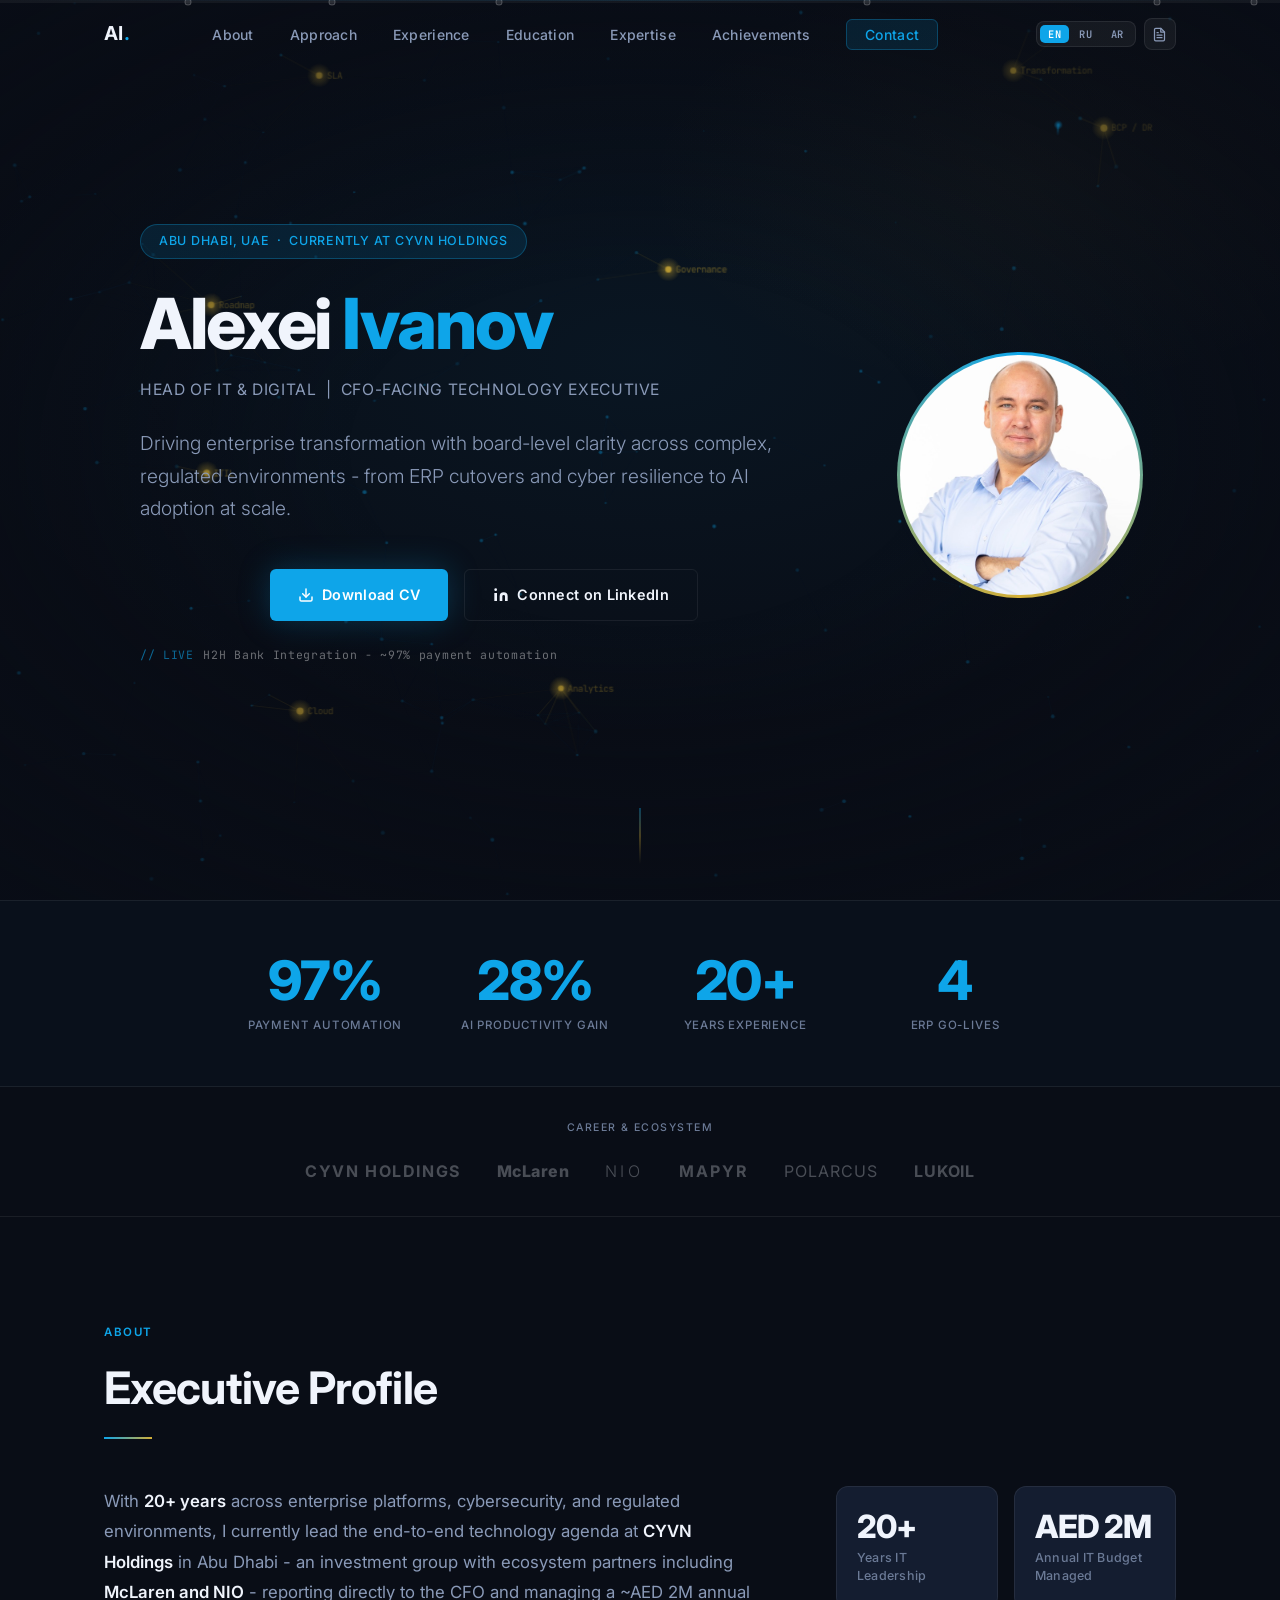
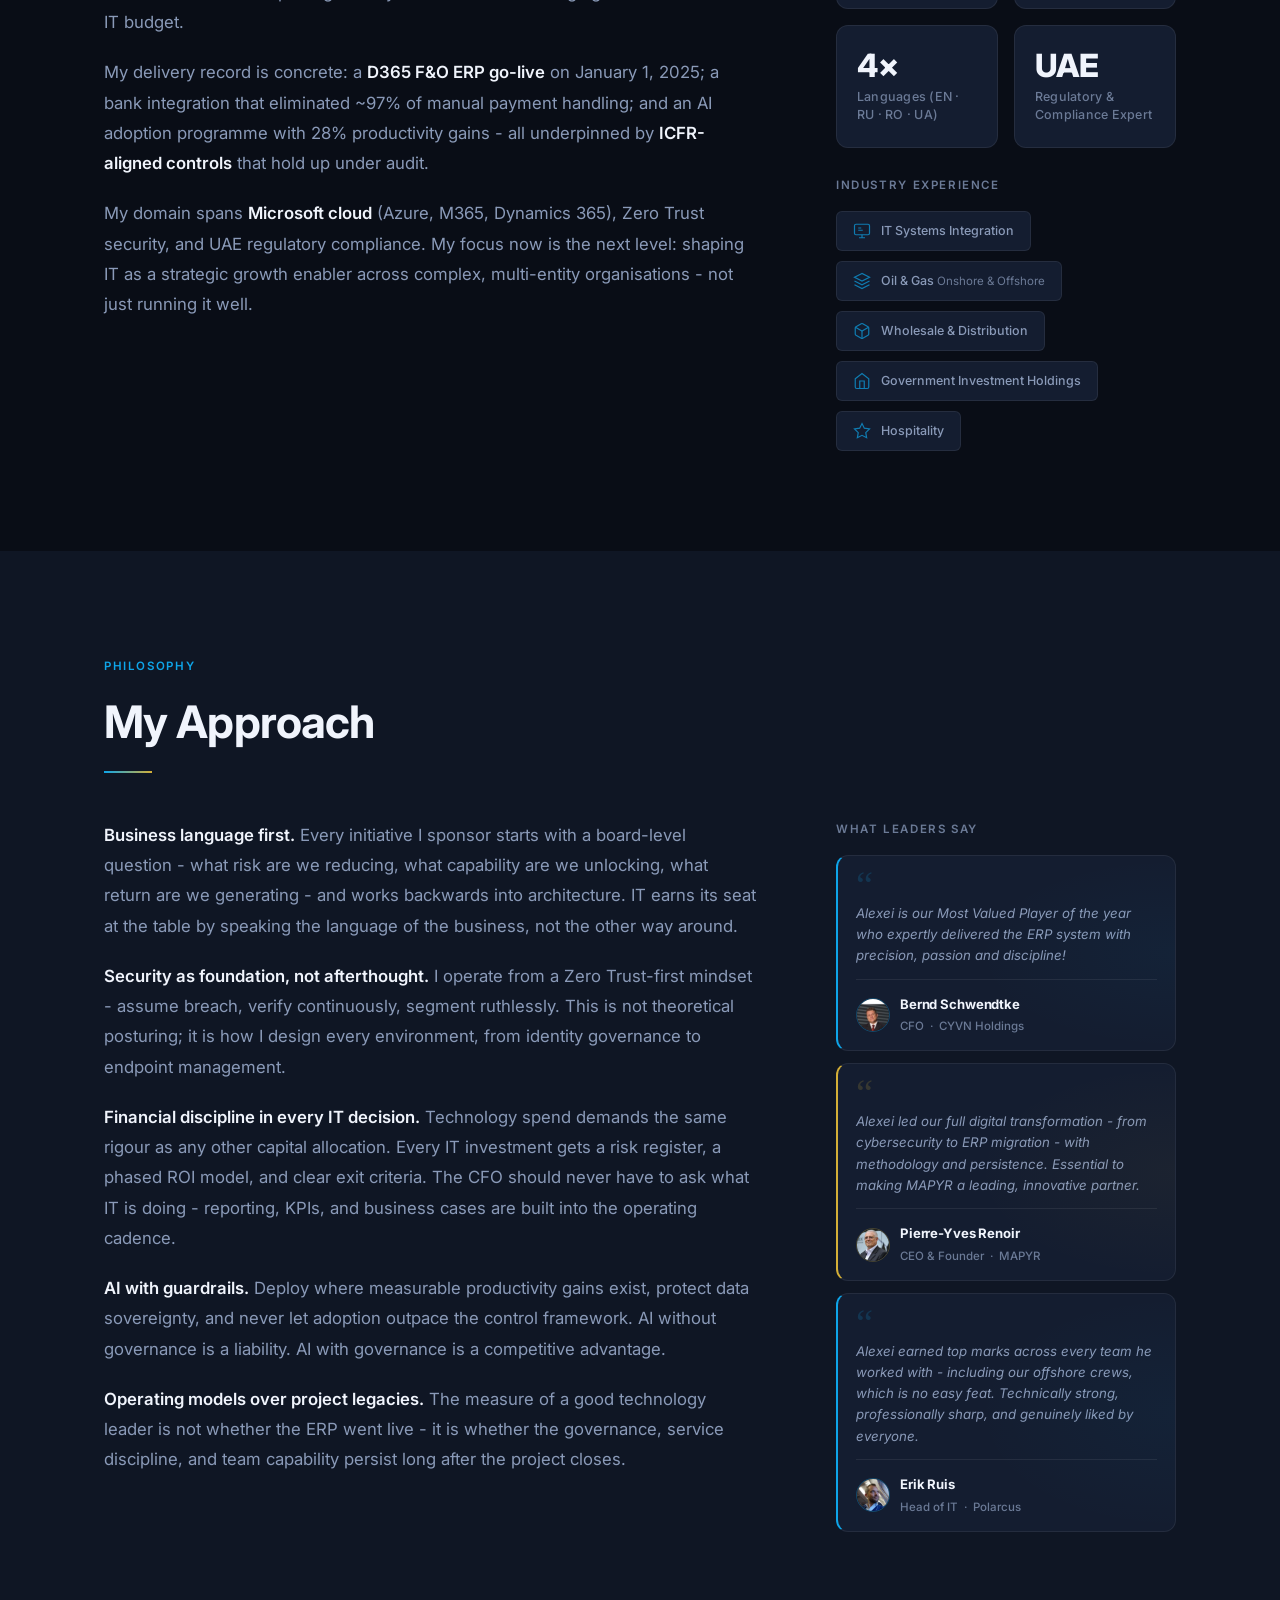
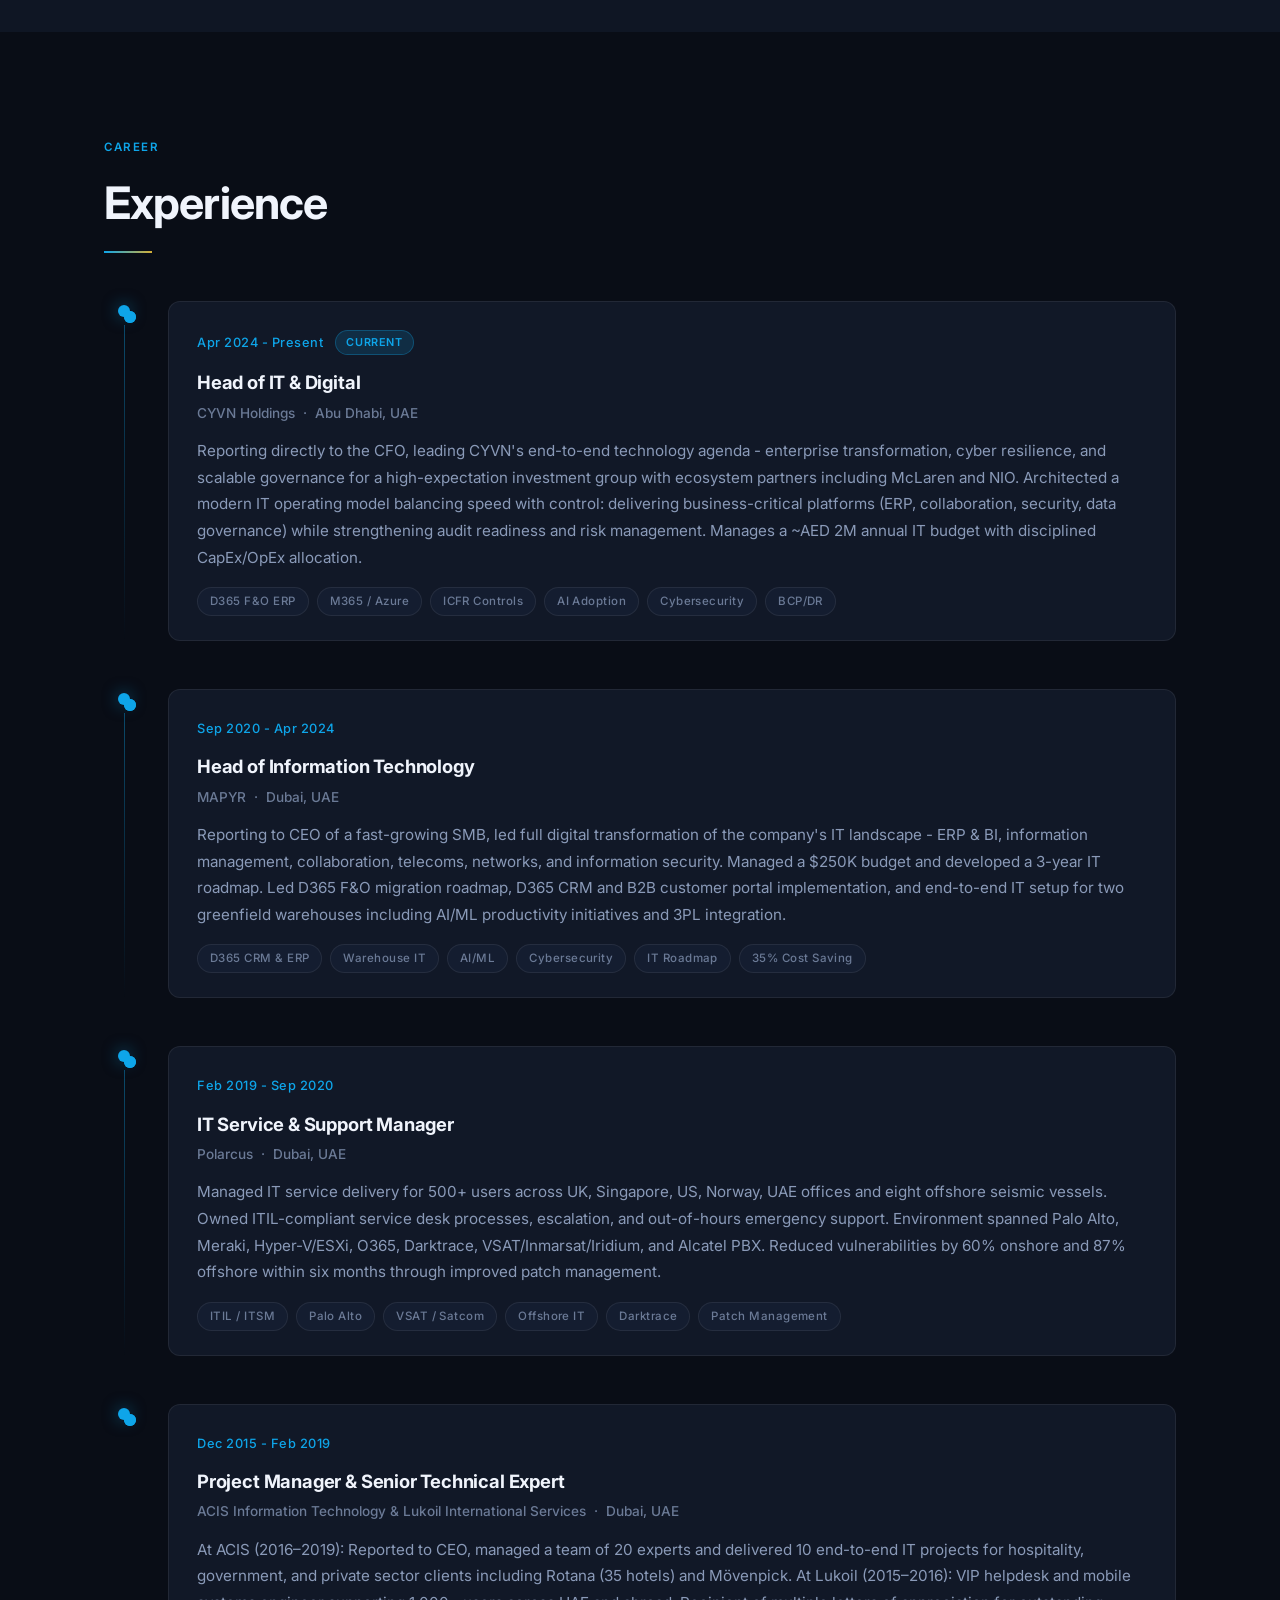
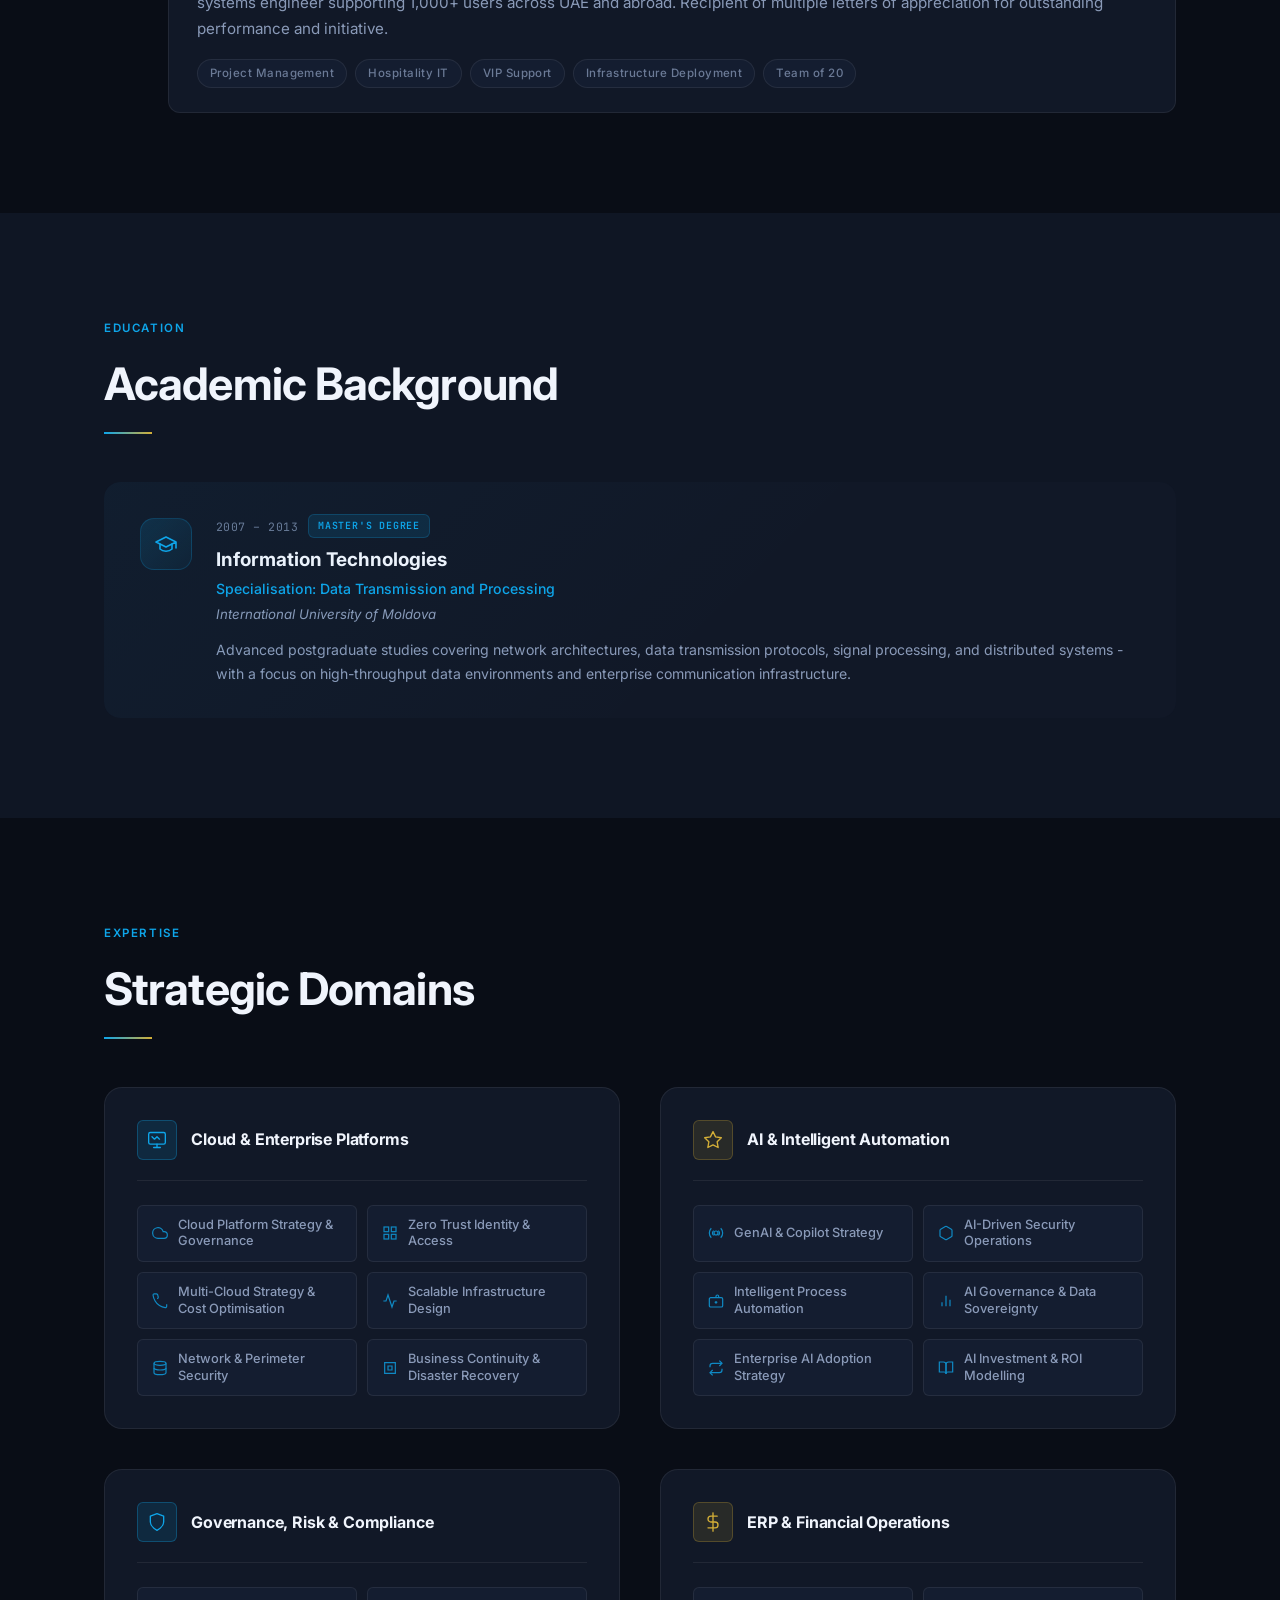
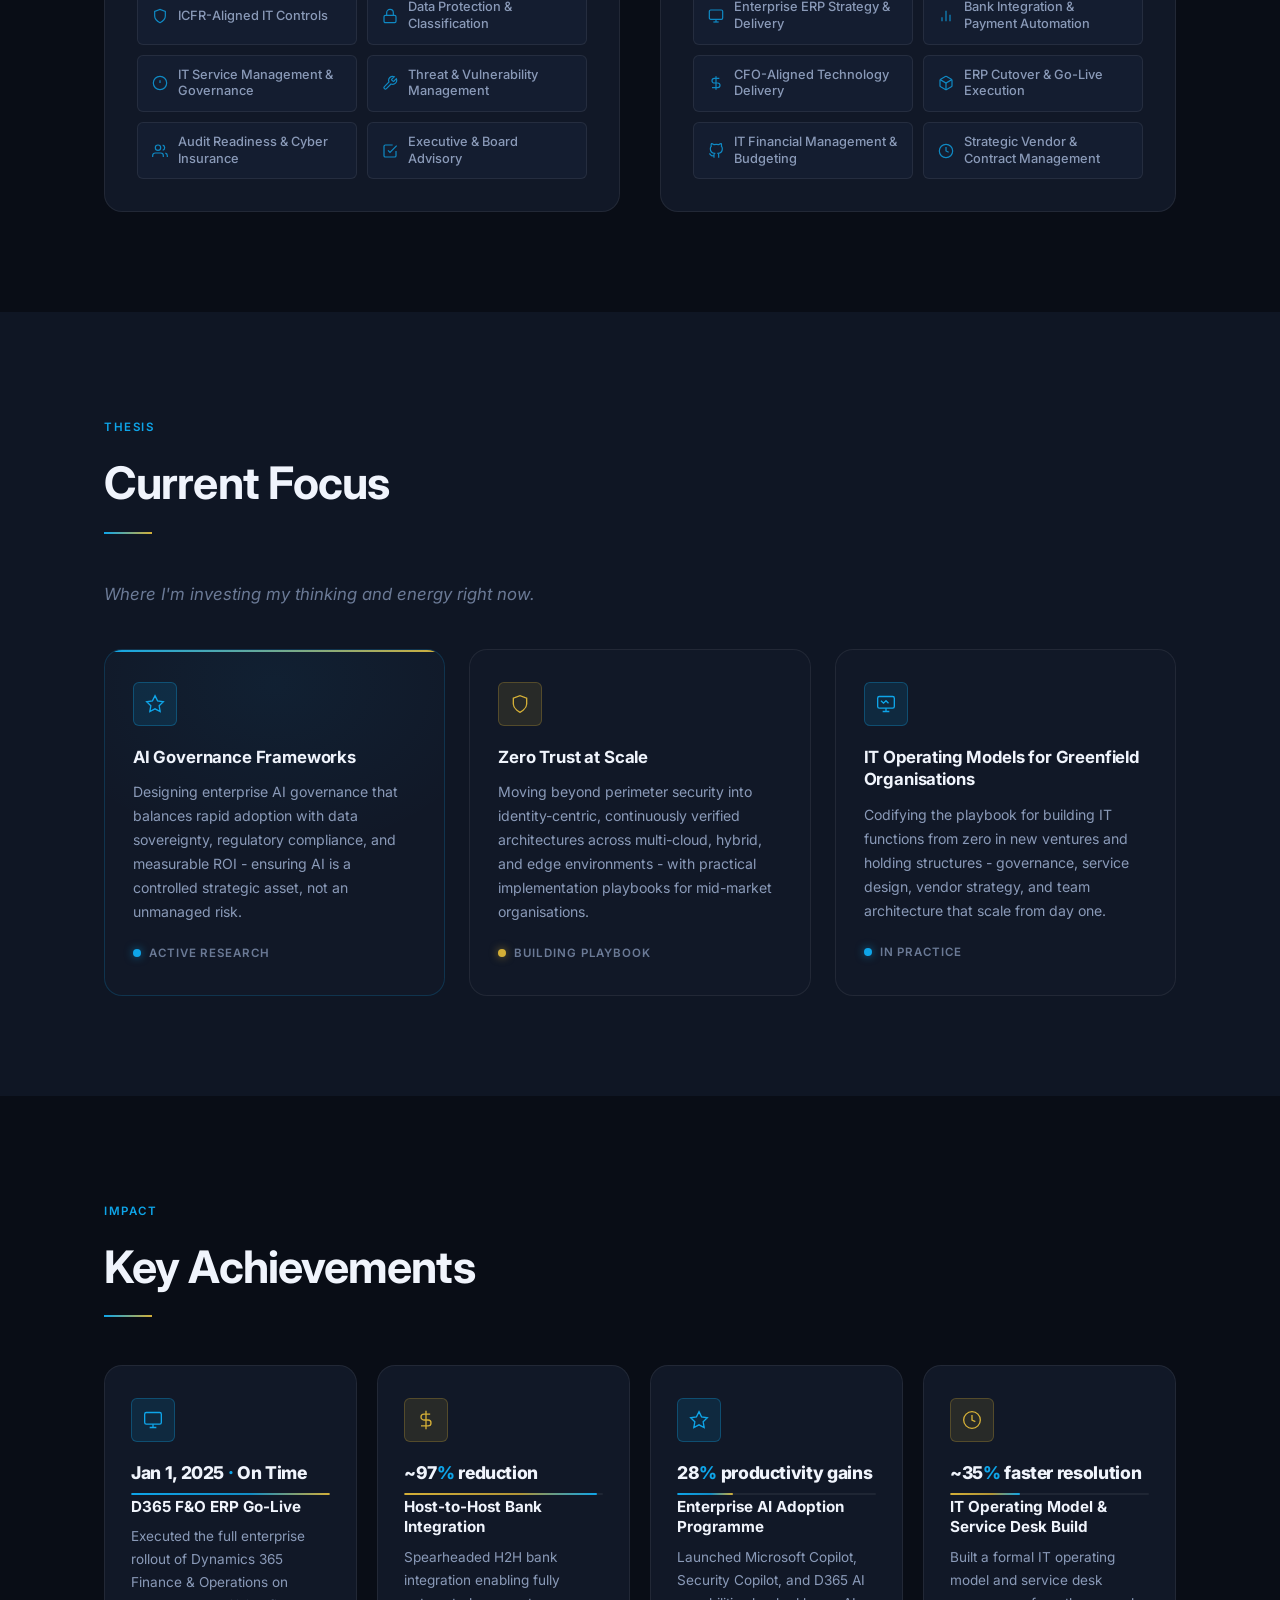
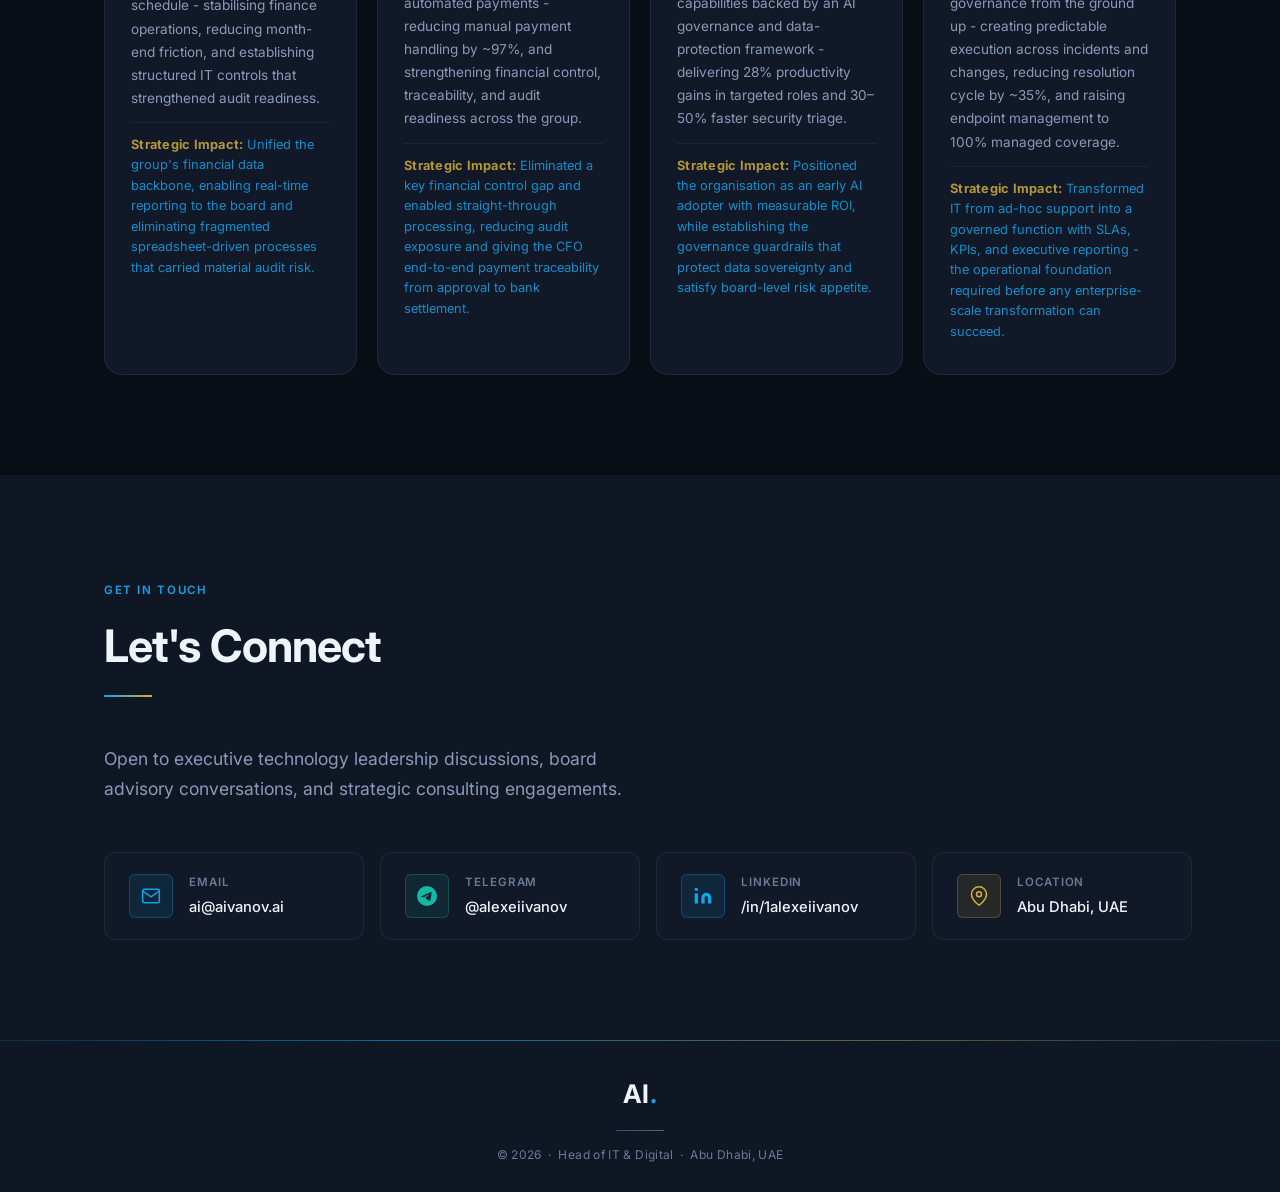
<file: index.html>
<!DOCTYPE html>
<html lang="en">
<head>
  <!-- Google tag (gtag.js) -->
  <script async src="https://www.googletagmanager.com/gtag/js?id=G-F5RWMWG06Z"></script>
  <script>
    window.dataLayer = window.dataLayer || [];
    function gtag(){dataLayer.push(arguments);}
    gtag('js', new Date());
    gtag('config', 'G-F5RWMWG06Z');
  </script>

  <meta charset="UTF-8" />
  <meta name="viewport" content="width=device-width, initial-scale=1.0" />

  <!-- Primary SEO -->
  <title>Alexei Ivanov - Head of IT &amp; Digital | CFO-Facing Technology Executive | UAE</title>
  <meta name="description" content="Head of IT &amp; Digital at CYVN Holdings (McLaren · NIO ecosystem). 20+ years delivering ERP, cybersecurity &amp; AI adoption with board-level clarity across Dubai &amp; Abu Dhabi. D365 F&amp;O · ICFR · Zero Trust · UAE." />
  <meta name="keywords" content="Alexei Ivanov, Head of IT, Head of IT Digital, CIO, CITO, IT Director, IT Executive, Dubai, Abu Dhabi, UAE, CYVN Holdings, Dynamics 365, ERP, Microsoft Azure, Cybersecurity, AI Adoption, Digital Transformation, IT Leadership, ICFR Controls, Microsoft Copilot, Technology Executive, Dubai IT Director, Dubai CIO, UAE IT Executive" />
  <meta name="author" content="Alexei Ivanov" />
  <meta name="robots" content="index, follow, max-snippet:-1, max-image-preview:large, max-video-preview:-1" />
  <link rel="canonical" href="https://aivanov.ai/" />

  <!-- Hreflang: multilingual (EN/RU/AR on same URL via JS) -->
  <link rel="alternate" hreflang="en" href="https://aivanov.ai/" />
  <link rel="alternate" hreflang="ru" href="https://aivanov.ai/" />
  <link rel="alternate" hreflang="ar" href="https://aivanov.ai/" />
  <link rel="alternate" hreflang="x-default" href="https://aivanov.ai/" />

  <!-- Geo / Local SEO -->
  <meta name="geo.region" content="AE" />
  <meta name="geo.placename" content="Dubai / Abu Dhabi, United Arab Emirates" />
  <meta name="geo.position" content="25.2048;55.2708" />
  <meta name="ICBM" content="25.2048, 55.2708" />

  <!-- Open Graph -->
  <meta property="og:type" content="profile" />
  <meta property="og:profile:first_name" content="Alexei" />
  <meta property="og:profile:last_name" content="Ivanov" />
  <meta property="og:title" content="Alexei Ivanov — Head of IT &amp; Digital | CYVN Holdings · Abu Dhabi" />
  <meta property="og:description" content="20+ years in enterprise IT. D365 F&amp;O ERP go-live · ~97% payment automation · 28% AI productivity gains · ICFR-aligned controls. Currently at CYVN Holdings (McLaren &amp; NIO ecosystem), reporting directly to the CFO." />
  <meta property="og:image" content="https://aivanov.ai/og-preview.jpg" />
  <meta property="og:image:width" content="1200" />
  <meta property="og:image:height" content="630" />
  <meta property="og:url" content="https://aivanov.ai/" />
  <meta property="og:site_name" content="Alexei Ivanov" />
  <meta property="og:locale" content="en_AE" />
  <meta property="og:locale:alternate" content="ru_RU" />
  <meta property="og:locale:alternate" content="ar_AE" />

  <!-- Twitter / X -->
  <meta name="twitter:card" content="summary_large_image" />
  <meta name="twitter:title" content="Alexei Ivanov — Head of IT &amp; Digital | CYVN Holdings · Abu Dhabi" />
  <meta name="twitter:description" content="20+ years in enterprise IT. D365 F&amp;O ERP · 97% payment automation · 28% AI gains · ICFR controls. CFO-facing tech executive at CYVN Holdings (McLaren &amp; NIO ecosystem)." />
  <meta name="twitter:image" content="https://aivanov.ai/og-preview.jpg" />

  <meta name="theme-color" content="#090d16" />
  <link rel="icon" type="image/svg+xml" href="favicon.svg" />

  <!-- Structured Data: Person -->
  <script type="application/ld+json">
  {
    "@context": "https://schema.org",
    "@type": "Person",
    "name": "Alexei Ivanov",
    "givenName": "Alexei",
    "familyName": "Ivanov",
    "jobTitle": "Head of IT & Digital",
    "description": "CFO-facing technology executive with 20+ years delivering enterprise IT transformation. Specialises in ERP (D365 F&O), cybersecurity, AI adoption, and board-level reporting. Based in Abu Dhabi, UAE.",
    "url": "https://aivanov.ai/",
    "email": "ai@aivanov.ai",
    "address": { "@type": "PostalAddress", "addressLocality": "United Arab Emirates", "addressCountry": "AE" },
    "areaServed": ["AE-DU", "AE-AZ"],
    "sameAs": ["https://www.linkedin.com/in/1alexeiivanov/", "https://t.me/alexeiivanov"],
    "worksFor": { "@type": "Organization", "name": "CYVN Holdings", "url": "https://www.cyvnholdings.com" },
    "workLocation": {
      "@type": "Place",
      "name": "Yas Island, Abu Dhabi",
      "address": { "@type": "PostalAddress", "addressLocality": "Abu Dhabi", "addressRegion": "Abu Dhabi", "addressCountry": "AE" },
      "geo": { "@type": "GeoCoordinates", "latitude": 24.4672, "longitude": 54.6031 }
    },
    "alumniOf": {
      "@type": "CollegeOrUniversity",
      "name": "International University of Moldova",
      "address": { "@type": "PostalAddress", "addressLocality": "Chișinău", "addressCountry": "MD" }
    },
    "knowsLanguage": ["en", "ru", "ro", "uk"],
    "knowsAbout": ["IT Leadership","Digital Transformation","ERP Implementation","Dynamics 365 Finance & Operations","Microsoft Azure","Cybersecurity","AI Adoption","Microsoft Copilot","ICFR Controls","ITIL","BCP / Disaster Recovery","IT Governance","C-Suite Advisory"],
    "hasCredential": [
      { "@type": "EducationalOccupationalCredential", "name": "ITIL Foundation" },
      { "@type": "EducationalOccupationalCredential", "name": "Microsoft Certified: Dynamics 365 Finance & Operations" }
    ]
  }
  </script>

  <!-- Structured Data: WebPage -->
  <script type="application/ld+json">
  {
    "@context": "https://schema.org",
    "@type": "ProfilePage",
    "name": "Alexei Ivanov — Head of IT & Digital",
    "url": "https://aivanov.ai/",
    "inLanguage": ["en", "ru", "ar"],
    "primaryImageOfPage": { "@type": "ImageObject", "url": "https://aivanov.ai/og-preview.jpg", "width": 1200, "height": 630 },
    "about": { "@type": "Person", "name": "Alexei Ivanov" },
    "mainEntity": { "@type": "Person", "name": "Alexei Ivanov" },
    "breadcrumb": {
      "@type": "BreadcrumbList",
      "itemListElement": [
        { "@type": "ListItem", "position": 1, "name": "Home", "item": "https://aivanov.ai/" },
        { "@type": "ListItem", "position": 2, "name": "CV", "item": "https://aivanov.ai/cv.html" }
      ]
    }
  }
  </script>

  <!-- Google Fonts: Inter + JetBrains Mono -->
  <link rel="preconnect" href="https://fonts.googleapis.com" />
  <link rel="preconnect" href="https://fonts.gstatic.com" crossorigin />
  <link href="https://fonts.googleapis.com/css2?family=Inter:wght@300;400;500;600;700;800&family=JetBrains+Mono:wght@400;500;600&display=swap" rel="stylesheet" />

  <!-- Performance: preload LCP hero image (JPEG via <picture>) and translations -->
  <link rel="preload" as="image" href="photo.jpg" type="image/jpeg" fetchpriority="high" />
  <link rel="preload" as="script" href="translations.js" />

  <link rel="stylesheet" href="styles.css" />
</head>
<body>

  <a href="#about" class="skip-link">Skip to content</a>

  <!-- ─── SCROLL PROGRESS TIMELINE ────────────────────────────── -->
  <div class="sp" id="sp" aria-hidden="true">
    <div class="sp__track">
      <div class="sp__fill" id="spFill"></div>
      <div class="sp__nodes" id="spNodes"></div>
    </div>
  </div>

  <!-- ─── NAV ─────────────────────────────────────────────────── -->
  <nav class="nav" id="nav">
    <div class="nav__inner">
      <a href="#hero" class="nav__logo">AI<span class="accent">.</span></a>
      <ul class="nav__links">
        <li><a href="#about"         data-i18n="nav_about">About</a></li>
        <li><a href="#approach"      data-i18n="nav_approach">Approach</a></li>
        <li><a href="#experience"    data-i18n="nav_experience">Experience</a></li>
        <li><a href="#education"     data-i18n="nav_education">Education</a></li>
        <li><a href="#competencies"  data-i18n="nav_expertise">Expertise</a></li>
        <li><a href="#achievements"  data-i18n="nav_achievements">Achievements</a></li>
        <li><a href="#contact" class="nav__cta" data-i18n="nav_contact">Contact</a></li>
      </ul>
      <div class="nav__controls">
        <div class="lang-switcher" id="langSwitcher" aria-label="Language">
          <button class="lang-btn active" data-lang="en">EN</button>
          <button class="lang-btn" data-lang="ru">RU</button>
          <button class="lang-btn" data-lang="ar">AR</button>
        </div>
        <a href="cv.html" class="theme-toggle cv-link" aria-label="Open CV page" title="CV / Document view">
          <svg width="15" height="15" viewBox="0 0 24 24" fill="none" stroke="currentColor" stroke-width="2" stroke-linecap="round" stroke-linejoin="round" aria-hidden="true"><path d="M14 2H6a2 2 0 0 0-2 2v16a2 2 0 0 0 2 2h12a2 2 0 0 0 2-2V8z"/><polyline points="14 2 14 8 20 8"/><line x1="16" y1="13" x2="8" y2="13"/><line x1="16" y1="17" x2="8" y2="17"/><polyline points="10 9 9 9 8 9"/></svg>
          <span class="theme-toggle__label" data-i18n="theme_text_label">Text</span>
        </a>
      </div>
      <button class="nav__hamburger" id="hamburger" aria-label="Open menu">
        <span></span><span></span><span></span>
      </button>
    </div>
    <div class="nav__mobile" id="mobileMenu">
      <a href="#about"        class="mobile-link" data-i18n="nav_about">About</a>
      <a href="#approach"     class="mobile-link" data-i18n="nav_approach">Approach</a>
      <a href="#experience"   class="mobile-link" data-i18n="nav_experience">Experience</a>
      <a href="#education"    class="mobile-link" data-i18n="nav_education">Education</a>
      <a href="#competencies" class="mobile-link" data-i18n="nav_expertise">Expertise</a>
      <a href="#achievements" class="mobile-link" data-i18n="nav_achievements">Achievements</a>
      <a href="#contact"      class="mobile-link" data-i18n="nav_contact">Contact</a>
      <div class="mobile-controls">
        <div class="lang-switcher lang-switcher--mobile" id="langSwitcherMobile" aria-label="Language">
          <button class="lang-btn active" data-lang="en">EN</button>
          <button class="lang-btn" data-lang="ru">RU</button>
          <button class="lang-btn" data-lang="ar">AR</button>
        </div>
        <a href="cv.html" class="theme-toggle theme-toggle--mobile cv-link" aria-label="Open CV page">
          <svg width="15" height="15" viewBox="0 0 24 24" fill="none" stroke="currentColor" stroke-width="2" stroke-linecap="round" stroke-linejoin="round"><path d="M14 2H6a2 2 0 0 0-2 2v16a2 2 0 0 0 2 2h12a2 2 0 0 0 2-2V8z"/><polyline points="14 2 14 8 20 8"/><line x1="16" y1="13" x2="8" y2="13"/><line x1="16" y1="17" x2="8" y2="17"/><polyline points="10 9 9 9 8 9"/></svg>
          <span data-i18n="theme_text_label" style="font-size:0.8rem;font-weight:500">CV</span>
        </a>
      </div>
    </div>
    <!-- Arabic translation notice -->
    <div class="ar-notice" id="arNotice">
      <span data-i18n="ar_notice"></span>
    </div>
  </nav>

  <!-- ─── HERO ─────────────────────────────────────────────────── -->
  <section class="hero" id="hero">
    <div class="hero__bg">
      <!-- Neural network canvas - fills entire hero -->
      <canvas id="neuralCanvas" class="hero__canvas" aria-hidden="true"></canvas>
      <!-- hero__geo kept empty for script compatibility -->
      <div class="hero__geo" aria-hidden="true"></div>
    </div>

    <div class="hero__content reveal">
      <div class="hero__badge" data-i18n="hero_badge">Abu Dhabi, UAE &nbsp;·&nbsp; Currently at CYVN Holdings</div>

      <div class="hero__main">
        <div class="hero__text">
          <h1 class="hero__name">Alexei <span class="accent">Ivanov</span></h1>
          <p class="hero__title" id="heroTitle" data-scramble data-i18n="hero_title">Head of IT &amp; Digital &nbsp;|&nbsp; CFO-Facing Technology Executive</p>
          <p class="hero__value" data-i18n-html="hero_value">Driving enterprise transformation with board-level clarity across complex, regulated environments — from ERP cutovers and cyber resilience to AI adoption at scale.</p>
          <div class="hero__actions">
            <a href="cv-alexei-ivanov.pdf" class="btn btn--primary" download>
              <svg width="16" height="16" viewBox="0 0 24 24" fill="none" stroke="currentColor" stroke-width="2.2" stroke-linecap="round" stroke-linejoin="round"><path d="M21 15v4a2 2 0 0 1-2 2H5a2 2 0 0 1-2-2v-4"/><polyline points="7 10 12 15 17 10"/><line x1="12" y1="15" x2="12" y2="3"/></svg>
              <span data-i18n="btn_cv">Download CV</span>
            </a>
            <a href="https://www.linkedin.com/in/1alexeiivanov/" target="_blank" rel="noopener" class="btn btn--secondary">
              <svg width="16" height="16" viewBox="0 0 24 24" fill="currentColor"><path d="M16 8a6 6 0 0 1 6 6v7h-4v-7a2 2 0 0 0-2-2 2 2 0 0 0-2 2v7h-4v-7a6 6 0 0 1 6-6z"/><rect x="2" y="9" width="4" height="12"/><circle cx="4" cy="4" r="2"/></svg>
              <span data-i18n="btn_linkedin">Connect on LinkedIn</span>
            </a>
          </div>

          <!-- Live ticker cycling achievements -->
          <div class="hero__ticker-wrap" aria-live="polite" aria-atomic="true">
            <span class="hero__ticker-label">// LIVE</span>
            <span id="heroTicker"></span>
          </div>
        </div>

        <div class="hero__photo">
          <picture>
            <source srcset="photo.jpg" type="image/jpeg" />
            <img src="photo.png" alt="Alexei Ivanov, Head of IT &amp; Digital at CYVN Holdings" width="600" height="646" fetchpriority="high" decoding="async" />
          </picture>
        </div>
      </div>
    </div>

    <div class="hero__scroll-indicator" aria-hidden="true">
      <span></span>
    </div>
  </section>

  <!-- ─── METRICS BAND ────────────────────────────────────────────── -->
  <div class="metrics-band">
    <div class="container">
      <div class="metrics-band__grid">
        <div class="metrics-band__item">
          <span class="metrics-band__number">97%</span>
          <span class="metrics-band__label" data-i18n="mbm_auto_l">Payment Automation</span>
        </div>
        <div class="metrics-band__item">
          <span class="metrics-band__number">28%</span>
          <span class="metrics-band__label" data-i18n="mbm_ai_l">AI Productivity Gain</span>
        </div>
        <div class="metrics-band__item">
          <span class="metrics-band__number">20+</span>
          <span class="metrics-band__label" data-i18n="mbm_yrs_l">Years Experience</span>
        </div>
        <div class="metrics-band__item">
          <span class="metrics-band__number">4</span>
          <span class="metrics-band__label" data-i18n="mbm_erp_l">ERP Go-Lives</span>
        </div>
      </div>
    </div>
  </div>

  <!-- ─── LOGOS STRIP ─────────────────────────────────────────────── -->
  <div class="logos-strip">
    <div class="container">
      <p class="logos-strip__label" data-i18n="logos_label">Career &amp; Ecosystem</p>
      <div class="logos-strip__row">
        <span class="logos-strip__logo logos-strip__logo--cyvn">CYVN Holdings</span>
        <span class="logos-strip__logo logos-strip__logo--mclaren">McLaren</span>
        <span class="logos-strip__logo logos-strip__logo--nio">NIO</span>
        <span class="logos-strip__logo logos-strip__logo--mapyr">MAPYR</span>
        <span class="logos-strip__logo logos-strip__logo--polarcus">Polarcus</span>
        <span class="logos-strip__logo logos-strip__logo--lukoil">Lukoil</span>
      </div>
    </div>
  </div>

  <!-- ─── ABOUT ─────────────────────────────────────────────────── -->
  <section class="section about" id="about">
    <div class="container">
      <div class="section__header reveal">
        <span class="section__label" data-i18n="about_label">About</span>
        <h2 class="section__title" data-i18n="about_title">Executive Profile</h2>
      </div>
      <div class="about__grid">
        <div class="about__bio reveal">
          <p data-i18n-html="about_bio_1">With <strong>20+ years</strong> across enterprise platforms, cybersecurity, and regulated environments, I currently lead the end-to-end technology agenda at <strong>CYVN Holdings</strong> in Abu Dhabi — an investment group with ecosystem partners including <strong>McLaren and NIO</strong> — reporting directly to the CFO and managing a ~AED 2M annual IT budget.</p>
          <p data-i18n-html="about_bio_2">My delivery record is concrete: a <strong>D365 F&amp;O ERP go-live</strong> on January 1, 2025; a bank integration that eliminated ~97% of manual payment handling; and an AI adoption programme with 28% productivity gains — all underpinned by <strong>ICFR-aligned controls</strong> that hold up under audit.</p>
          <p data-i18n-html="about_bio_3">My domain spans <strong>Microsoft cloud</strong> (Azure, M365, Dynamics 365), Zero Trust security, and UAE regulatory compliance. My focus now is the next level: shaping IT as a strategic growth enabler across complex, multi-entity organisations — not just running it well.</p>
        </div>
        <div class="about__stats reveal">
          <div class="stat-card">
            <span class="stat-card__number" data-i18n-html="stat_years_n">20<span class="accent">+</span></span>
            <span class="stat-card__label" data-i18n="stat_years_l">Years IT Leadership</span>
          </div>
          <div class="stat-card">
            <span class="stat-card__number" data-i18n-html="stat_budget_n">AED 2<span class="accent">M</span></span>
            <span class="stat-card__label" data-i18n="stat_budget_l">Annual IT Budget Managed</span>
          </div>
          <div class="stat-card">
            <span class="stat-card__number" data-i18n-html="stat_langs_n">4<span class="accent">×</span></span>
            <span class="stat-card__label" data-i18n="stat_langs_l">Languages (EN · RU · RO · UA)</span>
          </div>
          <div class="stat-card">
            <span class="stat-card__number" data-i18n-html="stat_comp_n">UAE</span>
            <span class="stat-card__label" data-i18n="stat_comp_l">Regulatory &amp; Compliance Expert</span>
          </div>
          <div class="about__sectors">
            <h3 class="about__sectors-title" data-i18n="sectors_title">Industry Experience</h3>
            <div class="sector-tiles">
              <div class="sector-tile">
                <svg viewBox="0 0 24 24" fill="none" stroke="currentColor" stroke-width="1.6" aria-hidden="true"><rect x="2" y="3" width="20" height="14" rx="2"/><path d="M8 21h8M12 17v4"/><path d="M7 8h4M7 11h6"/></svg>
                <span class="sector-tile__label" data-i18n="sector_1">IT Systems Integration</span>
              </div>
              <div class="sector-tile">
                <svg viewBox="0 0 24 24" fill="none" stroke="currentColor" stroke-width="1.6" aria-hidden="true"><path d="M12 2L2 7l10 5 10-5-10-5z"/><path d="M2 17l10 5 10-5"/><path d="M2 12l10 5 10-5"/></svg>
                <span class="sector-tile__label" data-i18n-html="sector_2">Oil &amp; Gas <span class="sector-tile__sub">Onshore &amp; Offshore</span></span>
              </div>
              <div class="sector-tile">
                <svg viewBox="0 0 24 24" fill="none" stroke="currentColor" stroke-width="1.6" aria-hidden="true"><path d="M21 16V8a2 2 0 0 0-1-1.73l-7-4a2 2 0 0 0-2 0l-7 4A2 2 0 0 0 3 8v8a2 2 0 0 0 1 1.73l7 4a2 2 0 0 0 2 0l7-4A2 2 0 0 0 21 16z"/><polyline points="3.27 6.96 12 12.01 20.73 6.96"/><line x1="12" y1="22.08" x2="12" y2="12"/></svg>
                <span class="sector-tile__label" data-i18n="sector_3">Wholesale &amp; Distribution</span>
              </div>
              <div class="sector-tile">
                <svg viewBox="0 0 24 24" fill="none" stroke="currentColor" stroke-width="1.6" aria-hidden="true"><path d="M3 9l9-7 9 7v11a2 2 0 0 1-2 2H5a2 2 0 0 1-2-2z"/><polyline points="9 22 9 12 15 12 15 22"/></svg>
                <span class="sector-tile__label" data-i18n="sector_4">Government Investment Holdings</span>
              </div>
              <div class="sector-tile">
                <svg viewBox="0 0 24 24" fill="none" stroke="currentColor" stroke-width="1.6" aria-hidden="true"><path d="M12 2l3.09 6.26L22 9.27l-5 4.87 1.18 6.88L12 17.77l-6.18 3.25L7 14.14 2 9.27l6.91-1.01L12 2z"/></svg>
                <span class="sector-tile__label" data-i18n="sector_5">Hospitality</span>
              </div>
            </div>
          </div>
        </div>
      </div>
    </div>
  </section>

  <!-- ─── MY APPROACH ──────────────────────────────────────────── -->
  <section class="section approach" id="approach">
    <div class="container">
      <div class="section__header reveal">
        <span class="section__label" data-i18n="approach_label">Philosophy</span>
        <h2 class="section__title" data-i18n="approach_title">My Approach</h2>
      </div>
      <div class="approach__grid">

        <div class="approach__manifesto reveal">
          <p data-i18n-html="approach_p1"><strong>Business language first.</strong> Every initiative I sponsor starts with a board-level question — what risk are we reducing, what capability are we unlocking, what return are we generating — and works backwards into architecture. IT earns its seat at the table by speaking the language of the business, not the other way around.</p>
          <p data-i18n-html="approach_p2"><strong>Security as foundation, not afterthought.</strong> I operate from a Zero Trust-first mindset — assume breach, verify continuously, segment ruthlessly. This is not theoretical posturing; it is how I design every environment, from identity governance to endpoint management.</p>
          <p data-i18n-html="approach_p3"><strong>Financial discipline in every IT decision.</strong> Technology spend demands the same rigour as any other capital allocation. Every IT investment gets a risk register, a phased ROI model, and clear exit criteria. The CFO should never have to ask what IT is doing — reporting, KPIs, and business cases are built into the operating cadence.</p>
          <p data-i18n-html="approach_p4"><strong>AI with guardrails.</strong> Deploy where measurable productivity gains exist, protect data sovereignty, and never let adoption outpace the control framework. AI without governance is a liability. AI with governance is a competitive advantage.</p>
          <p data-i18n-html="approach_p5"><strong>Operating models over project legacies.</strong> The measure of a good technology leader is not whether the ERP went live — it is whether the governance, service discipline, and team capability persist long after the project closes.</p>
        </div>

        <aside class="approach__voices reveal">
          <p class="approach__voices-label" data-i18n="voices_label">What Leaders Say</p>

          <div class="voice-card">
            <div class="voice-card__ornament" aria-hidden="true">&ldquo;</div>
            <blockquote class="voice-card__text" data-i18n="voice1_text">Alexei is our Most Valued Player of the year who expertly delivered the ERP system with precision, passion and discipline!</blockquote>
            <div class="voice-card__author">
              <img class="voice-card__avatar voice-card__avatar--bernd" src="people/bernd.jpg" alt="Bernd Schwendtke" width="34" height="34" loading="lazy" decoding="async" />
              <div class="voice-card__info">
                <a class="voice-card__name" href="https://www.linkedin.com/in/bernd-schwendtke-91377a5/" target="_blank" rel="noopener" aria-label="Bernd Schwendtke on LinkedIn"><span data-i18n="voice1_name">Bernd Schwendtke</span><svg class="voice-card__li-icon" viewBox="0 0 24 24" fill="currentColor" aria-hidden="true"><path d="M16 8a6 6 0 0 1 6 6v7h-4v-7a2 2 0 0 0-2-2 2 2 0 0 0-2 2v7h-4v-7a6 6 0 0 1 6-6z"/><rect x="2" y="9" width="4" height="12"/><circle cx="4" cy="4" r="2"/></svg></a>
                <span class="voice-card__role" data-i18n-html="voice1_role">CFO &nbsp;&middot;&nbsp; CYVN Holdings</span>
              </div>
            </div>
          </div>

          <div class="voice-card voice-card--gold">
            <div class="voice-card__ornament" aria-hidden="true">&ldquo;</div>
            <blockquote class="voice-card__text" data-i18n="voice2_text">Alexei led our full digital transformation — from cybersecurity to ERP migration — with methodology and persistence. Essential to making MAPYR a leading, innovative partner.</blockquote>
            <div class="voice-card__author">
              <img class="voice-card__avatar voice-card__avatar--gold" src="people/pierre.jpg" alt="Pierre-Yves Renoir" width="34" height="34" loading="lazy" decoding="async" />
              <div class="voice-card__info">
                <a class="voice-card__name" href="https://ae.linkedin.com/in/pierre-yves-renoir-701351b" target="_blank" rel="noopener" aria-label="Pierre-Yves Renoir on LinkedIn"><span data-i18n="voice2_name">Pierre-Yves Renoir</span><svg class="voice-card__li-icon" viewBox="0 0 24 24" fill="currentColor" aria-hidden="true"><path d="M16 8a6 6 0 0 1 6 6v7h-4v-7a2 2 0 0 0-2-2 2 2 0 0 0-2 2v7h-4v-7a6 6 0 0 1 6-6z"/><rect x="2" y="9" width="4" height="12"/><circle cx="4" cy="4" r="2"/></svg></a>
                <span class="voice-card__role" data-i18n-html="voice2_role">CEO &amp; Founder &nbsp;&middot;&nbsp; MAPYR</span>
              </div>
            </div>
          </div>

          <div class="voice-card">
            <div class="voice-card__ornament" aria-hidden="true">&ldquo;</div>
            <blockquote class="voice-card__text" data-i18n="voice3_text">Alexei earned top marks across every team he worked with - including our offshore crews, which is no easy feat. Technically strong, professionally sharp, and genuinely liked by everyone.</blockquote>
            <div class="voice-card__author">
              <img class="voice-card__avatar" src="people/erik.jpg" alt="Erik Ruis" width="34" height="34" loading="lazy" decoding="async" />
              <div class="voice-card__info">
                <a class="voice-card__name" href="https://ae.linkedin.com/in/erikruis" target="_blank" rel="noopener" aria-label="Erik Ruis on LinkedIn"><span data-i18n="voice3_name">Erik Ruis</span><svg class="voice-card__li-icon" viewBox="0 0 24 24" fill="currentColor" aria-hidden="true"><path d="M16 8a6 6 0 0 1 6 6v7h-4v-7a2 2 0 0 0-2-2 2 2 0 0 0-2 2v7h-4v-7a6 6 0 0 1 6-6z"/><rect x="2" y="9" width="4" height="12"/><circle cx="4" cy="4" r="2"/></svg></a>
                <span class="voice-card__role" data-i18n-html="voice3_role">Head of IT &nbsp;&middot;&nbsp; Polarcus</span>
              </div>
            </div>
          </div>
        </aside>

      </div>
    </div>
  </section>

  <!-- ─── EXPERIENCE ─────────────────────────────────────────────── -->
  <section class="section experience" id="experience">
    <div class="container">
      <div class="section__header reveal">
        <span class="section__label" data-i18n="exp_label">Career</span>
        <h2 class="section__title" data-i18n="exp_title">Experience</h2>
      </div>
      <div class="timeline">

        <div class="timeline__item reveal">
          <div class="timeline__marker">
            <div class="timeline__dot"></div>
            <div class="timeline__line"></div>
          </div>
          <div class="timeline__card">
            <div class="timeline__meta">
              <span class="timeline__period" data-i18n="job1_period">Apr 2024 — Present</span>
              <span class="timeline__badge timeline__badge--current" data-i18n="job1_badge">Current</span>
            </div>
            <h3 class="timeline__role" data-i18n-html="job1_role">Head of IT &amp; Digital</h3>
            <p class="timeline__company" data-i18n-html="job1_company">CYVN Holdings &nbsp;·&nbsp; Abu Dhabi, UAE</p>
            <p class="timeline__desc" data-i18n="job1_desc">Reporting directly to the CFO, leading CYVN's end-to-end technology agenda — enterprise transformation, cyber resilience, and scalable governance for a high-expectation investment group with ecosystem partners including McLaren and NIO. Architected a modern IT operating model balancing speed with control: delivering business-critical platforms (ERP, collaboration, security, data governance) while strengthening audit readiness and risk management. Manages a ~AED 2M annual IT budget with disciplined CapEx/OpEx allocation.</p>
            <div class="timeline__tags" data-i18n-tags="job1_tags">
              <span>D365 F&amp;O ERP</span><span>M365 / Azure</span><span>ICFR Controls</span><span>AI Adoption</span><span>Cybersecurity</span><span>BCP/DR</span>
            </div>
          </div>
        </div>

        <div class="timeline__item reveal">
          <div class="timeline__marker">
            <div class="timeline__dot"></div>
            <div class="timeline__line"></div>
          </div>
          <div class="timeline__card">
            <div class="timeline__meta">
              <span class="timeline__period" data-i18n="job2_period">Sep 2020 — Apr 2024</span>
            </div>
            <h3 class="timeline__role" data-i18n="job2_role">Head of Information Technology</h3>
            <p class="timeline__company" data-i18n-html="job2_company">MAPYR &nbsp;·&nbsp; Dubai, UAE</p>
            <p class="timeline__desc" data-i18n="job2_desc">Reporting to CEO of a fast-growing SMB, led full digital transformation of the company's IT landscape — ERP &amp; BI, information management, collaboration, telecoms, networks, and information security. Managed a $250K budget and developed a 3-year IT roadmap. Led D365 F&amp;O migration roadmap, D365 CRM and B2B customer portal implementation, and end-to-end IT setup for two greenfield warehouses including AI/ML productivity initiatives and 3PL integration.</p>
            <div class="timeline__tags" data-i18n-tags="job2_tags">
              <span>D365 CRM &amp; ERP</span><span>Warehouse IT</span><span>AI/ML</span><span>Cybersecurity</span><span>IT Roadmap</span><span>35% Cost Saving</span>
            </div>
          </div>
        </div>

        <div class="timeline__item reveal">
          <div class="timeline__marker">
            <div class="timeline__dot"></div>
            <div class="timeline__line"></div>
          </div>
          <div class="timeline__card">
            <div class="timeline__meta">
              <span class="timeline__period" data-i18n="job3_period">Feb 2019 — Sep 2020</span>
            </div>
            <h3 class="timeline__role" data-i18n-html="job3_role">IT Service &amp; Support Manager</h3>
            <p class="timeline__company" data-i18n-html="job3_company">Polarcus &nbsp;·&nbsp; Dubai, UAE</p>
            <p class="timeline__desc" data-i18n="job3_desc">Managed IT service delivery for 500+ users across UK, Singapore, US, Norway, UAE offices and eight offshore seismic vessels. Owned ITIL-compliant service desk processes, escalation, and out-of-hours emergency support. Environment spanned Palo Alto, Meraki, Hyper-V/ESXi, O365, Darktrace, VSAT/Inmarsat/Iridium, and Alcatel PBX. Reduced vulnerabilities by 60% onshore and 87% offshore within six months through improved patch management.</p>
            <div class="timeline__tags" data-i18n-tags="job3_tags">
              <span>ITIL / ITSM</span><span>Palo Alto</span><span>VSAT / Satcom</span><span>Offshore IT</span><span>Darktrace</span><span>Patch Management</span>
            </div>
          </div>
        </div>

        <div class="timeline__item reveal">
          <div class="timeline__marker">
            <div class="timeline__dot"></div>
            <div class="timeline__line"></div>
          </div>
          <div class="timeline__card">
            <div class="timeline__meta">
              <span class="timeline__period" data-i18n="job4_period">Dec 2015 — Feb 2019</span>
            </div>
            <h3 class="timeline__role" data-i18n-html="job4_role">Project Manager &amp; Senior Technical Expert</h3>
            <p class="timeline__company" data-i18n-html="job4_company">ACIS Information Technology &amp; Lukoil International Services &nbsp;·&nbsp; Dubai, UAE</p>
            <p class="timeline__desc" data-i18n="job4_desc">At ACIS (2016–2019): Reported to CEO, managed a team of 20 experts and delivered 10 end-to-end IT projects for hospitality, government, and private sector clients including Rotana (35 hotels) and Mövenpick. At Lukoil (2015–2016): VIP helpdesk and mobile systems engineer supporting 1,000+ users across UAE and abroad. Recipient of multiple letters of appreciation for outstanding performance and initiative.</p>
            <div class="timeline__tags" data-i18n-tags="job4_tags">
              <span>Project Management</span><span>Hospitality IT</span><span>VIP Support</span><span>Infrastructure Deployment</span><span>Team of 20</span>
            </div>
          </div>
        </div>

      </div>
    </div>
  </section>

  <!-- ─── EDUCATION ──────────────────────────────────────────────── -->
  <section class="section education" id="education">
    <div class="container">
      <div class="section__header reveal">
        <span class="section__label" data-i18n="edu_label">Education</span>
        <h2 class="section__title" data-i18n="edu_title">Academic Background</h2>
      </div>
      <div class="edu__card reveal">
        <div class="edu__icon" aria-hidden="true">
          <svg viewBox="0 0 24 24" fill="none" stroke="currentColor" stroke-width="1.6" stroke-linecap="round" stroke-linejoin="round"><path d="M22 10v6M2 10l10-5 10 5-10 5z"/><path d="M6 12v5c3 3 9 3 12 0v-5"/></svg>
        </div>
        <div class="edu__body">
          <div class="edu__header-row">
            <div class="edu__meta">
              <span class="edu__period" data-i18n="edu_period">2007 – 2013</span>
              <span class="edu__badge" data-i18n="edu_badge">Master's Degree</span>
            </div>
            <h3 class="edu__degree" data-i18n="edu_degree">Information Technologies</h3>
            <p class="edu__spec" data-i18n="edu_spec">Specialisation: Data Transmission and Processing</p>
            <p class="edu__institution" data-i18n="edu_institution">International University of Moldova</p>
          </div>
          <p class="edu__desc" data-i18n="edu_desc">Advanced postgraduate studies covering network architectures, data transmission protocols, signal processing, and distributed systems — with a focus on high-throughput data environments and enterprise communication infrastructure.</p>
        </div>
      </div>
    </div>
  </section>

  <!-- ─── COMPETENCIES ──────────────────────────────────────────── -->
  <section class="section competencies" id="competencies">
    <div class="container">
      <div class="section__header reveal">
        <span class="section__label" data-i18n="comp_label">Expertise</span>
        <h2 class="section__title" data-i18n="comp_title">Strategic Domains</h2>
      </div>

      <div class="competency-groups">

        <div class="competency-group reveal">
          <div class="competency-group__header">
            <div class="competency-group__icon">
              <svg viewBox="0 0 24 24" fill="none" stroke="currentColor" stroke-width="1.6" stroke-linecap="round" stroke-linejoin="round" aria-hidden="true"><rect x="2" y="3" width="20" height="14" rx="2"/><path d="M8 21h8M12 17v4"/><path d="M6 8l3 3 3-3 3 3"/></svg>
            </div>
            <h3 class="competency-group__title" data-i18n-html="cg1_title">Cloud &amp; Enterprise Platforms</h3>
          </div>
          <div class="competency-cards">
            <div class="competency-card"><svg viewBox="0 0 24 24" fill="none" stroke="currentColor" stroke-width="1.8" aria-hidden="true"><path d="M18 10h-1.26A8 8 0 1 0 9 20h9a5 5 0 0 0 0-10z"/></svg><span data-i18n-html="c1_1">Cloud Platform Strategy &amp; Governance</span></div>
            <div class="competency-card"><svg viewBox="0 0 24 24" fill="none" stroke="currentColor" stroke-width="1.8" aria-hidden="true"><rect x="3" y="3" width="7" height="7"/><rect x="14" y="3" width="7" height="7"/><rect x="14" y="14" width="7" height="7"/><rect x="3" y="14" width="7" height="7"/></svg><span data-i18n-html="c1_2">Zero Trust Identity &amp; Access</span></div>
            <div class="competency-card"><svg viewBox="0 0 24 24" fill="none" stroke="currentColor" stroke-width="1.8" aria-hidden="true"><path d="M22 16.92v3a2 2 0 0 1-2.18 2 19.79 19.79 0 0 1-8.63-3.07A19.5 19.5 0 0 1 4.69 12a19.79 19.79 0 0 1-3.07-8.67A2 2 0 0 1 3.6 1.18h3a2 2 0 0 1 2 1.72c.127.96.361 1.903.7 2.81a2 2 0 0 1-.45 2.11L7.91 8.91"/></svg><span data-i18n-html="c1_3">Multi-Cloud Strategy &amp; Cost Optimisation</span></div>
            <div class="competency-card"><svg viewBox="0 0 24 24" fill="none" stroke="currentColor" stroke-width="1.8" aria-hidden="true"><polyline points="22 12 18 12 15 21 9 3 6 12 2 12"/></svg><span data-i18n="c1_4">Scalable Infrastructure Design</span></div>
            <div class="competency-card"><svg viewBox="0 0 24 24" fill="none" stroke="currentColor" stroke-width="1.8" aria-hidden="true"><ellipse cx="12" cy="5" rx="9" ry="3"/><path d="M21 12c0 1.66-4 3-9 3s-9-1.34-9-3"/><path d="M3 5v14c0 1.66 4 3 9 3s9-1.34 9-3V5"/></svg><span data-i18n-html="c1_5">Network &amp; Perimeter Security</span></div>
            <div class="competency-card"><svg viewBox="0 0 24 24" fill="none" stroke="currentColor" stroke-width="1.8" aria-hidden="true"><path d="M4 4h16v16H4z"/><path d="M9 9h6v6H9z"/></svg><span data-i18n-html="c1_6">Business Continuity &amp; Disaster Recovery</span></div>
          </div>
        </div>

        <div class="competency-group reveal">
          <div class="competency-group__header">
            <div class="competency-group__icon competency-group__icon--gold">
              <svg viewBox="0 0 24 24" fill="none" stroke="currentColor" stroke-width="1.6" stroke-linecap="round" stroke-linejoin="round" aria-hidden="true"><path d="M12 2l3.09 6.26L22 9.27l-5 4.87 1.18 6.88L12 17.77l-6.18 3.25L7 14.14 2 9.27l6.91-1.01L12 2z"/></svg>
            </div>
            <h3 class="competency-group__title" data-i18n-html="cg2_title">AI &amp; Intelligent Automation</h3>
          </div>
          <div class="competency-cards">
            <div class="competency-card"><svg viewBox="0 0 24 24" fill="none" stroke="currentColor" stroke-width="1.8" aria-hidden="true"><circle cx="12" cy="12" r="3"/><path d="M19.07 4.93a10 10 0 0 1 0 14.14M4.93 4.93a10 10 0 0 0 0 14.14"/><path d="M15.54 8.46a5 5 0 0 1 0 7.07M8.46 8.46a5 5 0 0 0 0 7.07"/></svg><span data-i18n-html="c2_1">GenAI &amp; Copilot Strategy</span></div>
            <div class="competency-card"><svg viewBox="0 0 24 24" fill="none" stroke="currentColor" stroke-width="1.8" aria-hidden="true"><path d="M21 16V8a2 2 0 0 0-1-1.73l-7-4a2 2 0 0 0-2 0l-7 4A2 2 0 0 0 3 8v8a2 2 0 0 0 1 1.73l7 4a2 2 0 0 0 2 0l7-4A2 2 0 0 0 21 16z"/></svg><span data-i18n="c2_2">AI-Driven Security Operations</span></div>
            <div class="competency-card"><svg viewBox="0 0 24 24" fill="none" stroke="currentColor" stroke-width="1.8" aria-hidden="true"><rect x="2" y="7" width="20" height="14" rx="2"/><path d="M16 7V5a2 2 0 0 0-4 0v2"/><line x1="12" y1="12" x2="12" y2="16"/><line x1="10" y1="14" x2="14" y2="14"/></svg><span data-i18n="c2_3">Intelligent Process Automation</span></div>
            <div class="competency-card"><svg viewBox="0 0 24 24" fill="none" stroke="currentColor" stroke-width="1.8" aria-hidden="true"><line x1="18" y1="20" x2="18" y2="10"/><line x1="12" y1="20" x2="12" y2="4"/><line x1="6" y1="20" x2="6" y2="14"/></svg><span data-i18n-html="c2_4">AI Governance &amp; Data Sovereignty</span></div>
            <div class="competency-card"><svg viewBox="0 0 24 24" fill="none" stroke="currentColor" stroke-width="1.8" aria-hidden="true"><polyline points="17 1 21 5 17 9"/><path d="M3 11V9a4 4 0 0 1 4-4h14"/><polyline points="7 23 3 19 7 15"/><path d="M21 13v2a4 4 0 0 1-4 4H3"/></svg><span data-i18n="c2_5">Enterprise AI Adoption Strategy</span></div>
            <div class="competency-card"><svg viewBox="0 0 24 24" fill="none" stroke="currentColor" stroke-width="1.8" aria-hidden="true"><path d="M2 3h6a4 4 0 0 1 4 4v14a3 3 0 0 0-3-3H2z"/><path d="M22 3h-6a4 4 0 0 0-4 4v14a3 3 0 0 1 3-3h7z"/></svg><span data-i18n-html="c2_6">AI Investment &amp; ROI Modelling</span></div>
          </div>
        </div>

        <div class="competency-group reveal">
          <div class="competency-group__header">
            <div class="competency-group__icon">
              <svg viewBox="0 0 24 24" fill="none" stroke="currentColor" stroke-width="1.6" stroke-linecap="round" stroke-linejoin="round" aria-hidden="true"><path d="M12 22s8-4 8-10V5l-8-3-8 3v7c0 6 8 10 8 10z"/></svg>
            </div>
            <h3 class="competency-group__title" data-i18n-html="cg3_title">Governance, Risk &amp; Compliance</h3>
          </div>
          <div class="competency-cards">
            <div class="competency-card"><svg viewBox="0 0 24 24" fill="none" stroke="currentColor" stroke-width="1.8" aria-hidden="true"><path d="M12 22s8-4 8-10V5l-8-3-8 3v7c0 6 8 10 8 10z"/></svg><span data-i18n="c3_1">ICFR-Aligned IT Controls</span></div>
            <div class="competency-card"><svg viewBox="0 0 24 24" fill="none" stroke="currentColor" stroke-width="1.8" aria-hidden="true"><rect x="3" y="11" width="18" height="11" rx="2"/><path d="M7 11V7a5 5 0 0 1 10 0v4"/></svg><span data-i18n-html="c3_2">Data Protection &amp; Classification</span></div>
            <div class="competency-card"><svg viewBox="0 0 24 24" fill="none" stroke="currentColor" stroke-width="1.8" aria-hidden="true"><circle cx="12" cy="12" r="10"/><line x1="12" y1="8" x2="12" y2="12"/><line x1="12" y1="16" x2="12.01" y2="16"/></svg><span data-i18n-html="c3_3">IT Service Management &amp; Governance</span></div>
            <div class="competency-card"><svg viewBox="0 0 24 24" fill="none" stroke="currentColor" stroke-width="1.8" aria-hidden="true"><path d="M14.7 6.3a1 1 0 0 0 0 1.4l1.6 1.6a1 1 0 0 0 1.4 0l3.77-3.77a6 6 0 0 1-7.94 7.94l-6.91 6.91a2.12 2.12 0 0 1-3-3l6.91-6.91a6 6 0 0 1 7.94-7.94l-3.76 3.76z"/></svg><span data-i18n-html="c3_4">Threat &amp; Vulnerability Management</span></div>
            <div class="competency-card"><svg viewBox="0 0 24 24" fill="none" stroke="currentColor" stroke-width="1.8" aria-hidden="true"><path d="M17 21v-2a4 4 0 0 0-4-4H5a4 4 0 0 0-4 4v2"/><circle cx="9" cy="7" r="4"/><path d="M23 21v-2a4 4 0 0 0-3-3.87"/><path d="M16 3.13a4 4 0 0 1 0 7.75"/></svg><span data-i18n-html="c3_5">Audit Readiness &amp; Cyber Insurance</span></div>
            <div class="competency-card"><svg viewBox="0 0 24 24" fill="none" stroke="currentColor" stroke-width="1.8" aria-hidden="true"><polyline points="9 11 12 14 22 4"/><path d="M21 12v7a2 2 0 0 1-2 2H5a2 2 0 0 1-2-2V5a2 2 0 0 1 2-2h11"/></svg><span data-i18n-html="c3_6">Executive &amp; Board Advisory</span></div>
          </div>
        </div>

        <div class="competency-group reveal">
          <div class="competency-group__header">
            <div class="competency-group__icon competency-group__icon--gold">
              <svg viewBox="0 0 24 24" fill="none" stroke="currentColor" stroke-width="1.6" stroke-linecap="round" stroke-linejoin="round" aria-hidden="true"><line x1="12" y1="1" x2="12" y2="23"/><path d="M17 5H9.5a3.5 3.5 0 0 0 0 7h5a3.5 3.5 0 0 1 0 7H6"/></svg>
            </div>
            <h3 class="competency-group__title" data-i18n-html="cg4_title">ERP &amp; Financial Operations</h3>
          </div>
          <div class="competency-cards">
            <div class="competency-card"><svg viewBox="0 0 24 24" fill="none" stroke="currentColor" stroke-width="1.8" aria-hidden="true"><rect x="2" y="3" width="20" height="14" rx="2"/><line x1="8" y1="21" x2="16" y2="21"/><line x1="12" y1="17" x2="12" y2="21"/></svg><span data-i18n-html="c4_1">Enterprise ERP Strategy &amp; Delivery</span></div>
            <div class="competency-card"><svg viewBox="0 0 24 24" fill="none" stroke="currentColor" stroke-width="1.8" aria-hidden="true"><line x1="18" y1="20" x2="18" y2="10"/><line x1="12" y1="20" x2="12" y2="4"/><line x1="6" y1="20" x2="6" y2="14"/></svg><span data-i18n-html="c4_2">Bank Integration &amp; Payment Automation</span></div>
            <div class="competency-card"><svg viewBox="0 0 24 24" fill="none" stroke="currentColor" stroke-width="1.8" aria-hidden="true"><path d="M12 2v20M17 5H9.5a3.5 3.5 0 1 0 0 7h5a3.5 3.5 0 1 1 0 7H6"/></svg><span data-i18n="c4_3">CFO-Aligned Technology Delivery</span></div>
            <div class="competency-card"><svg viewBox="0 0 24 24" fill="none" stroke="currentColor" stroke-width="1.8" aria-hidden="true"><path d="M21 16V8a2 2 0 0 0-1-1.73l-7-4a2 2 0 0 0-2 0l-7 4A2 2 0 0 0 3 8v8a2 2 0 0 0 1 1.73l7 4a2 2 0 0 0 2 0l7-4A2 2 0 0 0 21 16z"/><polyline points="3.27 6.96 12 12.01 20.73 6.96"/><line x1="12" y1="22.08" x2="12" y2="12"/></svg><span data-i18n-html="c4_4">ERP Cutover &amp; Go-Live Execution</span></div>
            <div class="competency-card"><svg viewBox="0 0 24 24" fill="none" stroke="currentColor" stroke-width="1.8" aria-hidden="true"><path d="M9 19c-5 1.5-5-2.5-7-3m14 6v-3.87a3.37 3.37 0 0 0-.94-2.61c3.14-.35 6.44-1.54 6.44-7A5.44 5.44 0 0 0 20 4.77 5.07 5.07 0 0 0 19.91 1S18.73.65 16 2.48a13.38 13.38 0 0 0-7 0C6.27.65 5.09 1 5.09 1A5.07 5.07 0 0 0 5 4.77a5.44 5.44 0 0 0-1.5 3.78c0 5.42 3.3 6.61 6.44 7A3.37 3.37 0 0 0 9 18.13V22"/></svg><span data-i18n-html="c4_5">IT Financial Management &amp; Budgeting</span></div>
            <div class="competency-card"><svg viewBox="0 0 24 24" fill="none" stroke="currentColor" stroke-width="1.8" aria-hidden="true"><circle cx="12" cy="12" r="10"/><path d="M12 6v6l4 2"/></svg><span data-i18n-html="c4_6">Strategic Vendor &amp; Contract Management</span></div>
          </div>
        </div>

      </div>
    </div>
  </section>

  <!-- ─── CURRENT FOCUS ─────────────────────────────────────────── -->
  <section class="section focus" id="focus">
    <div class="container">
      <div class="section__header reveal">
        <span class="section__label" data-i18n="focus_label">Thesis</span>
        <h2 class="section__title" data-i18n="focus_title">Current Focus</h2>
      </div>
      <p class="focus__intro reveal" data-i18n="focus_intro">Where I'm investing my thinking and energy right now.</p>
      <div class="focus__grid">

        <div class="focus__card focus__card--featured reveal">
          <div class="focus__card-glow"></div>
          <div class="focus__card-inner">
            <div class="focus__icon">
              <svg viewBox="0 0 24 24" fill="none" stroke="currentColor" stroke-width="1.6" aria-hidden="true"><path d="M12 2l3.09 6.26L22 9.27l-5 4.87 1.18 6.88L12 17.77l-6.18 3.25L7 14.14 2 9.27l6.91-1.01L12 2z"/></svg>
            </div>
            <h3 class="focus__title" data-i18n="focus1_title">AI Governance Frameworks</h3>
            <p class="focus__desc" data-i18n="focus1_desc">Designing enterprise AI governance that balances rapid adoption with data sovereignty, regulatory compliance, and measurable ROI - ensuring AI is a controlled strategic asset, not an unmanaged risk.</p>
            <div class="focus__signal">
              <span class="focus__pulse"></span>
              <span class="focus__status" data-i18n="focus1_status">Active Research</span>
            </div>
          </div>
        </div>

        <div class="focus__card reveal">
          <div class="focus__card-inner">
            <div class="focus__icon focus__icon--gold">
              <svg viewBox="0 0 24 24" fill="none" stroke="currentColor" stroke-width="1.6" aria-hidden="true"><path d="M12 22s8-4 8-10V5l-8-3-8 3v7c0 6 8 10 8 10z"/></svg>
            </div>
            <h3 class="focus__title" data-i18n="focus2_title">Zero Trust at Scale</h3>
            <p class="focus__desc" data-i18n="focus2_desc">Moving beyond perimeter security into identity-centric, continuously verified architectures across multi-cloud, hybrid, and edge environments - with practical implementation playbooks for mid-market organisations.</p>
            <div class="focus__signal">
              <span class="focus__pulse focus__pulse--gold"></span>
              <span class="focus__status" data-i18n="focus2_status">Building Playbook</span>
            </div>
          </div>
        </div>

        <div class="focus__card reveal">
          <div class="focus__card-inner">
            <div class="focus__icon">
              <svg viewBox="0 0 24 24" fill="none" stroke="currentColor" stroke-width="1.6" aria-hidden="true"><rect x="2" y="3" width="20" height="14" rx="2"/><path d="M8 21h8M12 17v4"/><path d="M6 8l3 3 3-3 3 3"/></svg>
            </div>
            <h3 class="focus__title" data-i18n="focus3_title">IT Operating Models for Greenfield Organisations</h3>
            <p class="focus__desc" data-i18n="focus3_desc">Codifying the playbook for building IT functions from zero in new ventures and holding structures - governance, service design, vendor strategy, and team architecture that scale from day one.</p>
            <div class="focus__signal">
              <span class="focus__pulse"></span>
              <span class="focus__status" data-i18n="focus3_status">In Practice</span>
            </div>
          </div>
        </div>

      </div>
    </div>
  </section>

  <!-- ─── ACHIEVEMENTS ──────────────────────────────────────────── -->
  <section class="section achievements" id="achievements">
    <div class="container">
      <div class="section__header reveal">
        <span class="section__label" data-i18n="ach_label">Impact</span>
        <h2 class="section__title" data-i18n="ach_title">Key Achievements</h2>
      </div>
      <div class="achievement-grid">

        <div class="achievement-card reveal">
          <div class="achievement-card__icon">
            <svg viewBox="0 0 24 24" fill="none" stroke="currentColor" stroke-width="1.6" aria-hidden="true"><rect x="2" y="3" width="20" height="14" rx="2"/><line x1="8" y1="21" x2="16" y2="21"/><line x1="12" y1="17" x2="12" y2="21"/></svg>
          </div>
          <div class="achievement-card__body">
            <div class="achievement-card__metric" data-i18n-html="ach1_metric">
              Jan 1, 2025 <span class="accent">·</span> On Time
              <div class="metric-bar"><div class="metric-bar__fill" data-w="100"></div></div>
            </div>
            <h3 class="achievement-card__title" data-i18n-html="ach1_title">D365 F&amp;O ERP Go-Live</h3>
            <p class="achievement-card__desc" data-i18n="ach1_desc">Executed the full enterprise rollout of Dynamics 365 Finance &amp; Operations on schedule - stabilising finance operations, reducing month-end friction, and establishing structured IT controls that strengthened audit readiness.</p>
            <p class="achievement-card__impact"><span class="achievement-card__impact-label" data-i18n="impact_label">Strategic Impact:</span> <span data-i18n="ach1_impact">Unified the group's financial data backbone, enabling real-time reporting to the board and eliminating fragmented spreadsheet-driven processes that carried material audit risk.</span></p>
          </div>
        </div>

        <div class="achievement-card reveal">
          <div class="achievement-card__icon achievement-card__icon--gold">
            <svg viewBox="0 0 24 24" fill="none" stroke="currentColor" stroke-width="1.6" aria-hidden="true"><line x1="12" y1="1" x2="12" y2="23"/><path d="M17 5H9.5a3.5 3.5 0 0 0 0 7h5a3.5 3.5 0 0 1 0 7H6"/></svg>
          </div>
          <div class="achievement-card__body">
            <div class="achievement-card__metric" data-i18n-html="ach2_metric">
              ~97<span class="accent">%</span> reduction
              <div class="metric-bar"><div class="metric-bar__fill" data-w="97"></div></div>
            </div>
            <h3 class="achievement-card__title" data-i18n="ach2_title">Host-to-Host Bank Integration</h3>
            <p class="achievement-card__desc" data-i18n="ach2_desc">Spearheaded H2H bank integration enabling fully automated payments - reducing manual payment handling by ~97%, and strengthening financial control, traceability, and audit readiness across the group.</p>
            <p class="achievement-card__impact"><span class="achievement-card__impact-label" data-i18n="impact_label">Strategic Impact:</span> <span data-i18n="ach2_impact">Eliminated a key financial control gap and enabled straight-through processing, reducing audit exposure and giving the CFO end-to-end payment traceability from approval to bank settlement.</span></p>
          </div>
        </div>

        <div class="achievement-card reveal">
          <div class="achievement-card__icon">
            <svg viewBox="0 0 24 24" fill="none" stroke="currentColor" stroke-width="1.6" aria-hidden="true"><path d="M12 2l3.09 6.26L22 9.27l-5 4.87 1.18 6.88L12 17.77l-6.18 3.25L7 14.14 2 9.27l6.91-1.01L12 2z"/></svg>
          </div>
          <div class="achievement-card__body">
            <div class="achievement-card__metric" data-i18n-html="ach3_metric">
              28<span class="accent">%</span> productivity gains
              <div class="metric-bar"><div class="metric-bar__fill" data-w="28"></div></div>
            </div>
            <h3 class="achievement-card__title" data-i18n="ach3_title">Enterprise AI Adoption Programme</h3>
            <p class="achievement-card__desc" data-i18n="ach3_desc">Launched Microsoft Copilot, Security Copilot, and D365 AI capabilities backed by an AI governance and data-protection framework - delivering 28% productivity gains in targeted roles and 30–50% faster security triage.</p>
            <p class="achievement-card__impact"><span class="achievement-card__impact-label" data-i18n="impact_label">Strategic Impact:</span> <span data-i18n="ach3_impact">Positioned the organisation as an early AI adopter with measurable ROI, while establishing the governance guardrails that protect data sovereignty and satisfy board-level risk appetite.</span></p>
          </div>
        </div>

        <div class="achievement-card reveal">
          <div class="achievement-card__icon achievement-card__icon--gold">
            <svg viewBox="0 0 24 24" fill="none" stroke="currentColor" stroke-width="1.6" aria-hidden="true"><circle cx="12" cy="12" r="10"/><path d="M12 6v6l4 2"/></svg>
          </div>
          <div class="achievement-card__body">
            <div class="achievement-card__metric" data-i18n-html="ach4_metric">
              ~35<span class="accent">%</span> faster resolution
              <div class="metric-bar"><div class="metric-bar__fill" data-w="35"></div></div>
            </div>
            <h3 class="achievement-card__title" data-i18n-html="ach4_title">IT Operating Model &amp; Service Desk Build</h3>
            <p class="achievement-card__desc" data-i18n="ach4_desc">Built a formal IT operating model and service desk governance from the ground up - creating predictable execution across incidents and changes, reducing resolution cycle by ~35%, and raising endpoint management to 100% managed coverage.</p>
            <p class="achievement-card__impact"><span class="achievement-card__impact-label" data-i18n="impact_label">Strategic Impact:</span> <span data-i18n="ach4_impact">Transformed IT from ad-hoc support into a governed function with SLAs, KPIs, and executive reporting - the operational foundation required before any enterprise-scale transformation can succeed.</span></p>
          </div>
        </div>

      </div>
    </div>
  </section>

  <!-- ─── CONTACT ───────────────────────────────────────────────── -->
  <section class="section contact" id="contact">
    <div class="container">
      <div class="section__header reveal">
        <span class="section__label" data-i18n="contact_label">Get in Touch</span>
        <h2 class="section__title" data-i18n="contact_title">Let's Connect</h2>
      </div>
      <p class="contact__intro reveal" data-i18n="contact_intro">Open to executive technology leadership discussions, board advisory conversations, and strategic consulting engagements.</p>
      <div class="contact__cards reveal">

        <a href="mailto:ai@aivanov.ai?subject=Inquiry%20from%20aivanov.ai&amp;body=Hi%20Alexei%2C" class="contact-card">
          <div class="contact-card__icon contact-card__icon--blue">
            <svg viewBox="0 0 24 24" fill="none" stroke="currentColor" stroke-width="1.8" aria-hidden="true"><path d="M4 4h16c1.1 0 2 .9 2 2v12c0 1.1-.9 2-2 2H4c-1.1 0-2-.9-2-2V6c0-1.1.9-2 2-2z"/><polyline points="22,6 12,13 2,6"/></svg>
          </div>
          <div class="contact-card__body">
            <span class="contact-card__label" data-i18n="contact_email_label">Email</span>
            <span class="contact-card__value">ai@aivanov.ai</span>
          </div>
        </a>

        <a href="https://t.me/alexeiivanov" target="_blank" rel="noopener" class="contact-card">
          <div class="contact-card__icon contact-card__icon--teal">
            <svg viewBox="0 0 24 24" fill="currentColor" stroke="none" aria-hidden="true"><path d="M11.944 0A12 12 0 0 0 0 12a12 12 0 0 0 12 12 12 12 0 0 0 12-12A12 12 0 0 0 12 0h-.056zm4.962 7.224c.1-.002.321.023.465.14a.506.506 0 0 1 .171.325c.016.093.036.306.02.472-.18 1.898-.962 6.502-1.36 8.627-.168.9-.499 1.201-.82 1.23-.696.065-1.225-.46-1.9-.902-1.056-.693-1.653-1.124-2.678-1.8-1.185-.78-.417-1.21.258-1.91.177-.184 3.247-2.977 3.307-3.23.007-.032.014-.15-.056-.212s-.174-.041-.249-.024c-.106.024-1.793 1.14-5.061 3.345-.479.33-.913.49-1.302.48-.428-.008-1.252-.241-1.865-.44-.752-.245-1.349-.374-1.297-.789.027-.216.325-.437.893-.663 3.498-1.524 5.83-2.529 6.998-3.014 3.332-1.386 4.025-1.627 4.476-1.635z"/></svg>
          </div>
          <div class="contact-card__body">
            <span class="contact-card__label" data-i18n="contact_tg_label">Telegram</span>
            <span class="contact-card__value">@alexeiivanov</span>
          </div>
        </a>

        <a href="https://www.linkedin.com/in/1alexeiivanov/" target="_blank" rel="noopener" class="contact-card">
          <div class="contact-card__icon contact-card__icon--blue">
            <svg viewBox="0 0 24 24" fill="currentColor" aria-hidden="true"><path d="M16 8a6 6 0 0 1 6 6v7h-4v-7a2 2 0 0 0-2-2 2 2 0 0 0-2 2v7h-4v-7a6 6 0 0 1 6-6z"/><rect x="2" y="9" width="4" height="12"/><circle cx="4" cy="4" r="2"/></svg>
          </div>
          <div class="contact-card__body">
            <span class="contact-card__label" data-i18n="contact_li_label">LinkedIn</span>
            <span class="contact-card__value">/in/1alexeiivanov</span>
          </div>
        </a>

        <a href="https://www.google.com/maps/place/Yas+Island" target="_blank" rel="noopener" class="contact-card">
          <div class="contact-card__icon contact-card__icon--gold">
            <svg viewBox="0 0 24 24" fill="none" stroke="currentColor" stroke-width="1.8" aria-hidden="true"><path d="M21 10c0 7-9 13-9 13s-9-6-9-13a9 9 0 0 1 18 0z"/><circle cx="12" cy="10" r="3"/></svg>
          </div>
          <div class="contact-card__body">
            <span class="contact-card__label" data-i18n="contact_loc_label">Location</span>
            <span class="contact-card__value" data-i18n="contact_loc_value">Abu Dhabi, UAE</span>
          </div>
        </a>

      </div>
    </div>
  </section>

  <!-- ─── FOOTER ────────────────────────────────────────────────── -->
  <footer class="footer">
    <div class="container">
      <div class="footer__inner">
        <a href="#hero" class="footer__logo">AI<span class="accent">.</span></a>
        <div class="footer__divider"></div>
        <span class="footer__copy" data-i18n-html="footer_copy">&copy; 2026 &nbsp;&middot;&nbsp; Head of IT &amp; Digital &nbsp;&middot;&nbsp; Abu Dhabi, UAE</span>
      </div>
    </div>
  </footer>

  <!-- Scroll navigation button -->
  <button class="scroll-nav" id="scrollNav" aria-label="Scroll to next section">
    <svg class="scroll-nav__icon" width="18" height="18" viewBox="0 0 24 24" fill="none" stroke="currentColor" stroke-width="2.2" stroke-linecap="round" stroke-linejoin="round">
      <polyline points="6 9 12 15 18 9"/>
    </svg>
  </button>

  <!-- ─── PHOTO LIGHTBOX ──────────────────────────────────────── -->
  <div class="photo-modal" id="photoModal" role="dialog" aria-modal="true" aria-label="Photo of Alexei Ivanov">
    <picture>
      <source srcset="photo.jpg" type="image/jpeg" />
      <img src="photo.png" alt="Alexei Ivanov" class="photo-modal__img" />
    </picture>
  </div>

  <script src="translations.js"></script>
  <script src="script.js"></script>
</body>
</html>
</file>
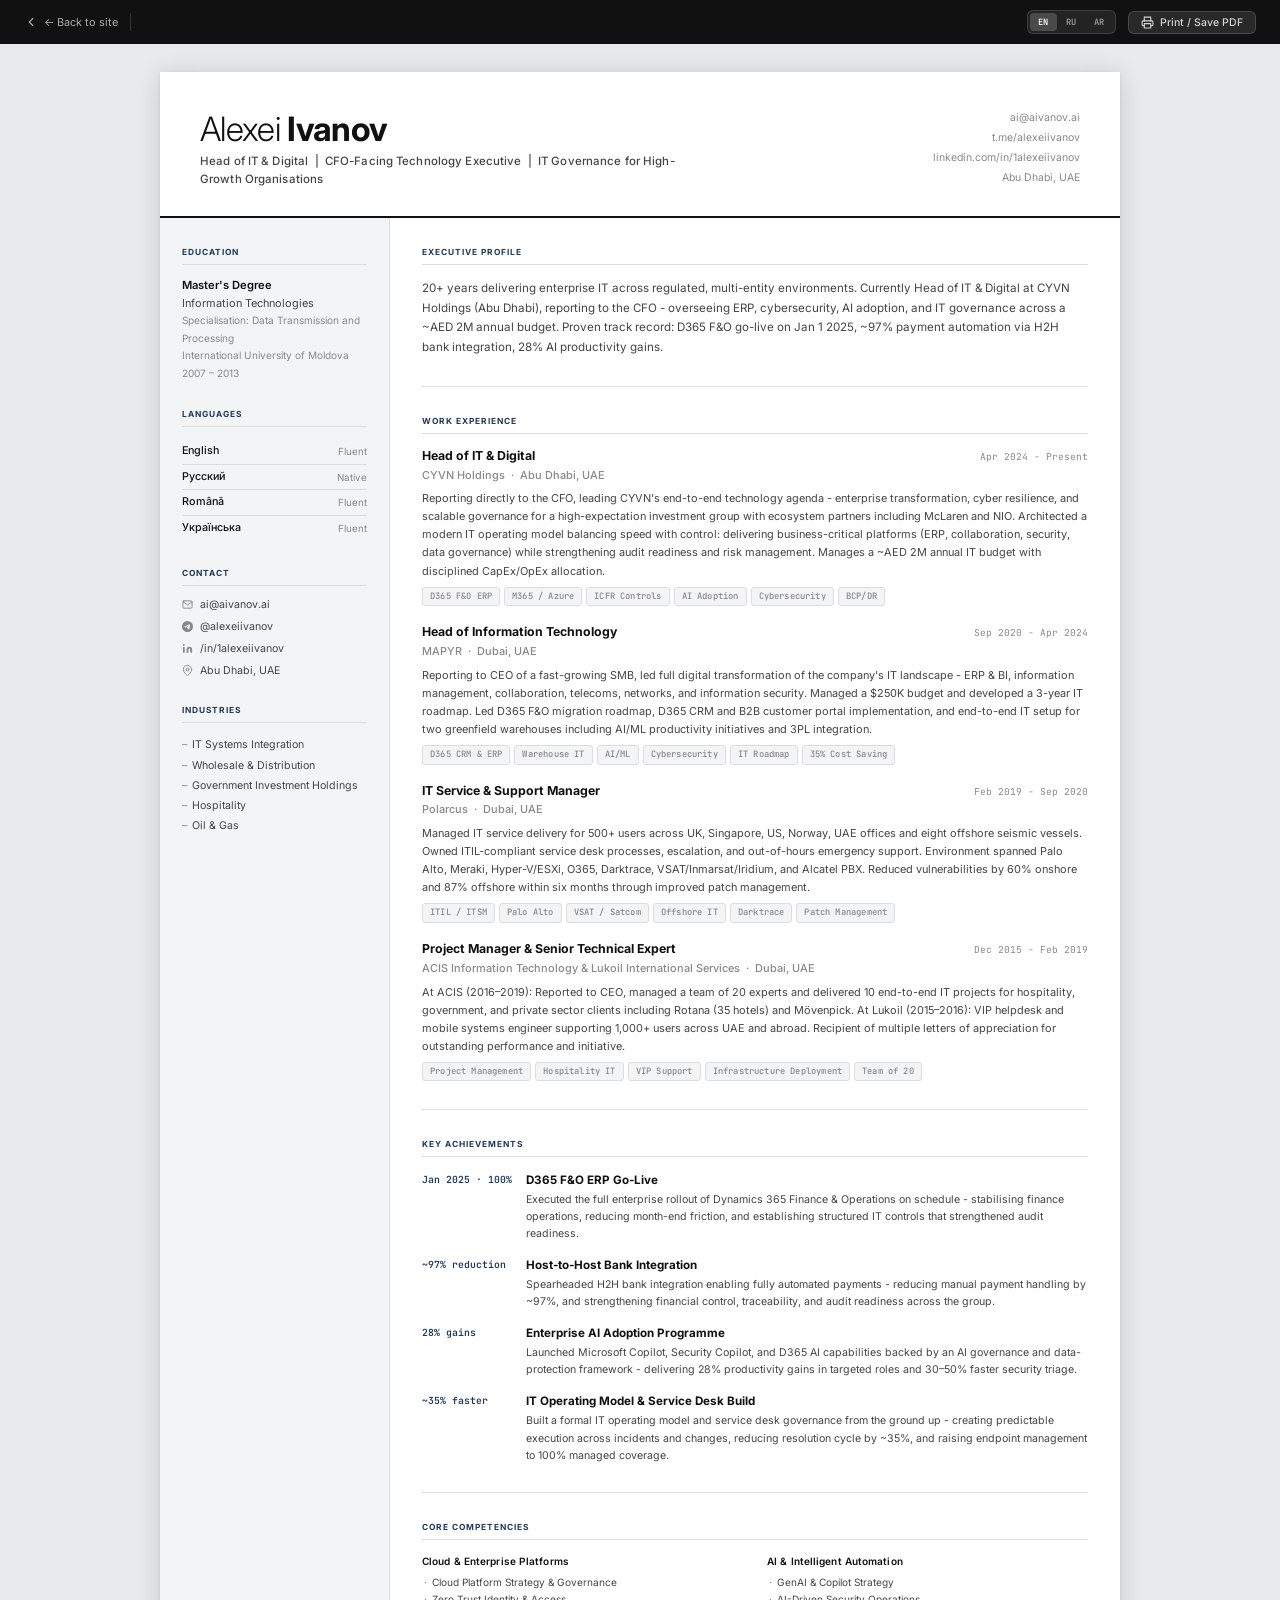
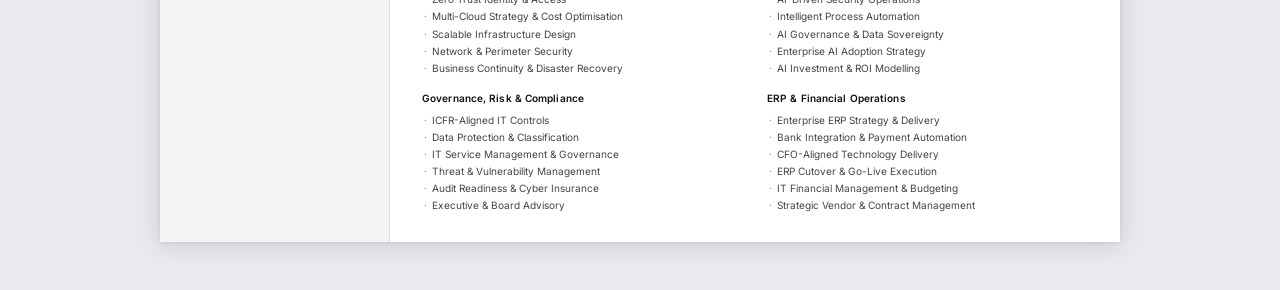
<file: cv.html>
<!DOCTYPE html>
<html lang="en" dir="ltr" data-lang="en">
<head>
  <meta charset="UTF-8" />
  <meta name="viewport" content="width=device-width, initial-scale=1.0" />
  <title>Alexei Ivanov — CV</title>
  <meta name="robots" content="noindex" />
  <link rel="preconnect" href="https://fonts.googleapis.com" />
  <link rel="preconnect" href="https://fonts.gstatic.com" crossorigin />
  <link href="https://fonts.googleapis.com/css2?family=Inter:wght@300;400;500;600;700&family=JetBrains+Mono:wght@400;500&display=swap" rel="stylesheet" />
  <link rel="icon" type="image/svg+xml" href="favicon.svg" />
  <!-- Google tag (gtag.js) -->
  <script async src="https://www.googletagmanager.com/gtag/js?id=G-F5RWMWG06Z"></script>
  <script>
    window.dataLayer = window.dataLayer || [];
    function gtag(){dataLayer.push(arguments);}
    gtag('js', new Date());
    gtag('config', 'G-F5RWMWG06Z');
  </script>
  <style>
    *, *::before, *::after { box-sizing: border-box; margin: 0; padding: 0; }

    :root {
      --ink:       #111111;
      --ink-2:     #444444;
      --ink-3:     #888888;
      --rule:      #dddddd;
      --sidebar-bg:#f3f4f6;
      --page-bg:   #ffffff;
      --accent:    #1c3a5e;
      --page-w:    960px;
      --font:      'Inter', system-ui, sans-serif;
      --mono:      'JetBrains Mono', monospace;
    }

    html { font-size: 14px; -webkit-text-size-adjust: 100%; }
    body {
      font-family: var(--font);
      background: #e8eaed;
      color: var(--ink-2);
      line-height: 1.55;
      min-height: 100vh;
    }

    a { color: inherit; text-decoration: none; }

    /* ── TOOLBAR ─────────────────────────────────────────────── */
    .toolbar {
      position: sticky;
      top: 0;
      z-index: 100;
      background: var(--ink);
      color: #fff;
      display: flex;
      align-items: center;
      gap: 12px;
      padding: 0 24px;
      height: 44px;
      font-size: 0.78rem;
      print-color-adjust: exact;
    }

    .toolbar__back {
      color: #aaa;
      display: flex;
      align-items: center;
      gap: 6px;
      transition: color 0.2s;
      white-space: nowrap;
    }
    .toolbar__back:hover { color: #fff; }

    .toolbar__sep { width: 1px; height: 18px; background: rgba(255,255,255,0.15); }

    .toolbar__spacer { flex: 1; }

    .lang-switcher {
      display: flex;
      align-items: center;
      background: rgba(255,255,255,0.08);
      border: 1px solid rgba(255,255,255,0.12);
      border-radius: 6px;
      padding: 2px;
      gap: 1px;
    }
    .lang-btn {
      background: transparent;
      border: none;
      color: rgba(255,255,255,0.55);
      font-family: var(--mono);
      font-size: 0.62rem;
      font-weight: 600;
      letter-spacing: 0.06em;
      padding: 3px 8px;
      border-radius: 4px;
      cursor: pointer;
      transition: background 0.15s, color 0.15s;
    }
    .lang-btn:hover { color: #fff; background: rgba(255,255,255,0.1); }
    .lang-btn.active { background: rgba(255,255,255,0.18); color: #fff; }

    .toolbar__print {
      display: flex;
      align-items: center;
      gap: 6px;
      background: rgba(255,255,255,0.1);
      border: 1px solid rgba(255,255,255,0.15);
      border-radius: 6px;
      color: rgba(255,255,255,0.8);
      font-family: var(--font);
      font-size: 0.75rem;
      font-weight: 500;
      padding: 4px 12px;
      cursor: pointer;
      transition: background 0.2s, color 0.2s;
      white-space: nowrap;
    }
    .toolbar__print:hover { background: rgba(255,255,255,0.18); color: #fff; }
    .toolbar__print svg { flex-shrink: 0; }

    /* ── PAGE WRAPPER ────────────────────────────────────────── */
    .page-wrap {
      max-width: var(--page-w);
      margin: 28px auto 48px;
      background: var(--page-bg);
      box-shadow: 0 2px 24px rgba(0,0,0,0.14), 0 1px 4px rgba(0,0,0,0.08);
    }

    /* ── CV HEADER ───────────────────────────────────────────── */
    .cv-header {
      padding: 36px 40px 28px;
      border-bottom: 2px solid var(--ink);
      display: flex;
      align-items: flex-end;
      justify-content: space-between;
      gap: 24px;
    }

    .cv-header__name h1 {
      font-size: 2.4rem;
      font-weight: 300;
      color: var(--ink);
      letter-spacing: -0.02em;
      line-height: 1;
    }
    .cv-header__name h1 strong {
      font-weight: 700;
    }

    .cv-header__title {
      font-size: 0.82rem;
      font-weight: 500;
      color: var(--ink-2);
      margin-top: 8px;
      letter-spacing: 0.01em;
      line-height: 1.5;
      max-width: 480px;
    }

    .cv-header__contact {
      text-align: right;
      font-size: 0.75rem;
      color: var(--ink-3);
      line-height: 1.9;
      flex-shrink: 0;
    }
    .cv-header__contact a { color: var(--ink-3); }
    .cv-header__contact a:hover { color: var(--ink); }

    /* ── TWO-COLUMN BODY ─────────────────────────────────────── */
    .cv-body {
      display: grid;
      grid-template-columns: 230px 1fr;
      min-height: 900px;
    }

    /* ── SIDEBAR ─────────────────────────────────────────────── */
    .cv-sidebar {
      background: var(--sidebar-bg);
      padding: 28px 22px;
      border-right: 1px solid var(--rule);
    }

    .cv-sidebar__section {
      margin-bottom: 26px;
    }

    .cv-section-label {
      font-size: 0.6rem;
      font-weight: 700;
      letter-spacing: 0.12em;
      text-transform: uppercase;
      color: var(--accent);
      border-bottom: 1px solid var(--rule);
      padding-bottom: 5px;
      margin-bottom: 12px;
    }

    .cv-sidebar__item {
      font-size: 0.78rem;
      color: var(--ink-2);
      line-height: 1.6;
      margin-bottom: 6px;
    }

    .cv-sidebar__item strong {
      display: block;
      font-weight: 600;
      color: var(--ink);
      font-size: 0.8rem;
    }

    .cv-sidebar__item .sub {
      font-size: 0.72rem;
      color: var(--ink-3);
    }

    .cv-sidebar__contact-row {
      display: flex;
      align-items: flex-start;
      gap: 7px;
      font-size: 0.76rem;
      color: var(--ink-2);
      margin-bottom: 7px;
      line-height: 1.4;
    }
    .cv-sidebar__contact-row svg {
      flex-shrink: 0;
      margin-top: 1px;
      color: var(--ink-3);
    }

    .cv-lang-row {
      font-size: 0.77rem;
      color: var(--ink-2);
      padding: 4px 0;
      border-bottom: 1px solid var(--rule);
      display: flex;
      justify-content: space-between;
      align-items: center;
    }
    .cv-lang-row:last-child { border-bottom: none; }
    .cv-lang-row span:first-child { font-weight: 500; color: var(--ink); }
    .cv-lang-row span:last-child { font-size: 0.7rem; color: var(--ink-3); }

    .cv-industry-list {
      font-size: 0.76rem;
      color: var(--ink-2);
      line-height: 1.9;
    }
    .cv-industry-list li {
      list-style: none;
      padding-left: 10px;
      position: relative;
    }
    .cv-industry-list li::before {
      content: '–';
      position: absolute;
      left: 0;
      color: var(--ink-3);
    }

    /* ── MAIN ────────────────────────────────────────────────── */
    .cv-main {
      padding: 28px 32px;
    }

    /* ── MAIN SECTION ─────────────────────────────────────────── */
    .cv-main__section {
      margin-bottom: 28px;
      padding-bottom: 28px;
      border-bottom: 1px solid var(--rule);
    }
    .cv-main__section:last-child {
      border-bottom: none;
      margin-bottom: 0;
      padding-bottom: 0;
    }

    .cv-main__label {
      font-size: 0.6rem;
      font-weight: 700;
      letter-spacing: 0.12em;
      text-transform: uppercase;
      color: var(--accent);
      border-bottom: 1px solid var(--rule);
      padding-bottom: 5px;
      margin-bottom: 14px;
    }

    /* Profile */
    .cv-profile p {
      font-size: 0.83rem;
      color: var(--ink-2);
      line-height: 1.7;
    }

    /* Experience */
    .cv-job { margin-bottom: 18px; }
    .cv-job:last-child { margin-bottom: 0; }

    .cv-job__header {
      display: flex;
      align-items: baseline;
      justify-content: space-between;
      gap: 12px;
      margin-bottom: 2px;
    }

    .cv-job__role {
      font-size: 0.88rem;
      font-weight: 700;
      color: var(--ink);
      line-height: 1.3;
    }

    .cv-job__period {
      font-family: var(--mono);
      font-size: 0.68rem;
      color: var(--ink-3);
      white-space: nowrap;
      flex-shrink: 0;
    }

    .cv-job__company {
      font-size: 0.78rem;
      font-weight: 500;
      color: var(--ink-3);
      margin-bottom: 6px;
    }

    .cv-job__desc {
      font-size: 0.78rem;
      color: var(--ink-2);
      line-height: 1.65;
    }

    .cv-job__tags {
      display: flex;
      flex-wrap: wrap;
      gap: 4px;
      margin-top: 7px;
    }

    .cv-job__tag {
      font-size: 0.63rem;
      font-family: var(--mono);
      font-weight: 500;
      color: var(--ink-3);
      background: var(--sidebar-bg);
      border: 1px solid var(--rule);
      border-radius: 3px;
      padding: 2px 7px;
      letter-spacing: 0.02em;
    }

    /* Achievements */
    .cv-ach { margin-bottom: 14px; display: flex; gap: 14px; align-items: flex-start; }
    .cv-ach:last-child { margin-bottom: 0; }

    .cv-ach__metric {
      font-family: var(--mono);
      font-size: 0.7rem;
      font-weight: 600;
      color: var(--accent);
      white-space: nowrap;
      min-width: 90px;
      padding-top: 1px;
    }

    .cv-ach__body { flex: 1; }
    .cv-ach__title {
      font-size: 0.83rem;
      font-weight: 700;
      color: var(--ink);
      margin-bottom: 2px;
    }
    .cv-ach__desc {
      font-size: 0.76rem;
      color: var(--ink-2);
      line-height: 1.6;
    }

    /* Competencies */
    .cv-comp-grid {
      display: grid;
      grid-template-columns: 1fr 1fr;
      gap: 14px 24px;
    }

    .cv-comp-group__title {
      font-size: 0.72rem;
      font-weight: 600;
      color: var(--ink);
      margin-bottom: 5px;
      letter-spacing: 0.01em;
    }

    .cv-comp-list {
      list-style: none;
    }
    .cv-comp-list li {
      font-size: 0.72rem;
      color: var(--ink-2);
      line-height: 1.7;
      padding-left: 10px;
      position: relative;
    }
    .cv-comp-list li::before {
      content: '·';
      position: absolute;
      left: 2px;
      color: var(--ink-3);
    }

    /* ── RTL ─────────────────────────────────────────────────── */
    [dir="rtl"] .cv-body { grid-template-columns: 1fr 230px; direction: ltr; }
    [dir="rtl"] .cv-sidebar { grid-column: 2; grid-row: 1; direction: rtl; border-right: none; border-left: 1px solid var(--rule); }
    [dir="rtl"] .cv-main { grid-column: 1; grid-row: 1; direction: rtl; }
    [dir="rtl"] .cv-header { flex-direction: row-reverse; }
    [dir="rtl"] .cv-header__contact { text-align: left; }
    [dir="rtl"] .cv-header__title { max-width: none; }
    [dir="rtl"] .cv-job__header { flex-direction: row-reverse; }
    [dir="rtl"] .cv-ach { flex-direction: row-reverse; }
    [dir="rtl"] .cv-ach__metric { text-align: left; }
    [dir="rtl"] .cv-sidebar__contact-row { flex-direction: row-reverse; text-align: right; }
    [dir="rtl"] .cv-lang-row { flex-direction: row-reverse; }
    [dir="rtl"] .cv-industry-list li { padding-left: 0; padding-right: 10px; }
    [dir="rtl"] .cv-industry-list li::before { left: auto; right: 0; }
    [dir="rtl"] .cv-comp-list li { padding-left: 0; padding-right: 10px; }
    [dir="rtl"] .cv-comp-list li::before { left: auto; right: 2px; }
    [dir="rtl"] .cv-sidebar__item { text-align: right; }
    [dir="rtl"] .cv-section-label,
    [dir="rtl"] .cv-main__label { text-align: right; }
    [dir="rtl"] .cv-job__company,
    [dir="rtl"] .cv-job__desc,
    [dir="rtl"] .cv-ach__desc,
    [dir="rtl"] .cv-profile p { text-align: right; }

    /* ── PRINT ───────────────────────────────────────────────── */
    /* Arabic notice */
    .ar-notice {
      display: none;
      text-align: center;
      font-size: 0.7rem;
      color: rgba(180, 140, 30, 0.85);
      background: rgba(255, 248, 220, 0.6);
      border-bottom: 1px solid rgba(180, 140, 30, 0.2);
      padding: 5px 20px;
      line-height: 1.5;
    }
    [data-lang="ar"] .ar-notice { display: block; }

    @media print {
      body { background: white; }
      .toolbar { display: none; }
      .ar-notice { display: none; }
      .page-wrap { box-shadow: none; margin: 0; max-width: 100%; }
      .cv-body { min-height: auto; }
      .cv-main__section { break-inside: avoid; }
      .cv-job { break-inside: avoid; }
      .cv-ach { break-inside: avoid; }
    }

    /* ── RESPONSIVE ──────────────────────────────────────────── */
    @media (max-width: 700px) {
      .page-wrap { margin: 0; box-shadow: none; }
      .cv-body { grid-template-columns: 1fr; }
      .cv-sidebar { border-right: none; border-bottom: 1px solid var(--rule); }
      .cv-header { flex-direction: column; align-items: flex-start; }
      .cv-header__contact { text-align: left; }
      .cv-comp-grid { grid-template-columns: 1fr; }
      [dir="rtl"] .cv-body { grid-template-columns: 1fr; }
      [dir="rtl"] .cv-sidebar { border-left: none; border-bottom: 1px solid var(--rule); }
    }
  </style>
</head>
<body>

  <!-- Toolbar -->
  <div class="toolbar">
    <a href="index.html" class="toolbar__back">
      <svg width="14" height="14" viewBox="0 0 24 24" fill="none" stroke="currentColor" stroke-width="2" stroke-linecap="round" stroke-linejoin="round" aria-hidden="true"><polyline points="15 18 9 12 15 6"/></svg>
      <span data-i18n="cv_back">← Back to site</span>
    </a>
    <div class="toolbar__sep"></div>
    <div class="toolbar__spacer"></div>
    <div class="lang-switcher" aria-label="Language">
      <button class="lang-btn active" data-lang="en">EN</button>
      <button class="lang-btn" data-lang="ru">RU</button>
      <button class="lang-btn" data-lang="ar">AR</button>
    </div>
    <button class="toolbar__print" onclick="window.print()">
      <svg width="13" height="13" viewBox="0 0 24 24" fill="none" stroke="currentColor" stroke-width="2" stroke-linecap="round" stroke-linejoin="round" aria-hidden="true"><polyline points="6 9 6 2 18 2 18 9"/><path d="M6 18H4a2 2 0 0 1-2-2v-5a2 2 0 0 1 2-2h16a2 2 0 0 1 2 2v5a2 2 0 0 1-2 2h-2"/><rect x="6" y="14" width="12" height="8"/></svg>
      <span data-i18n="cv_print">Print / Save PDF</span>
    </button>
  </div>

  <!-- Arabic translation notice -->
  <div class="ar-notice">
    <span data-i18n="ar_notice"></span>
  </div>

  <!-- CV Document -->
  <div class="page-wrap">

    <!-- Header -->
    <header class="cv-header">
      <div class="cv-header__name">
        <h1>Alexei <strong>Ivanov</strong></h1>
        <p class="cv-header__title" data-i18n="cv_title">Head of IT &amp; Digital | CFO-Facing Technology Executive | IT Governance for High-Growth Organisations</p>
      </div>
      <div class="cv-header__contact">
        <a href="mailto:ai@aivanov.ai">ai@aivanov.ai</a><br/>
        <a href="https://t.me/alexeiivanov" target="_blank" rel="noopener">t.me/alexeiivanov</a><br/>
        <a href="https://www.linkedin.com/in/1alexeiivanov/" target="_blank" rel="noopener">linkedin.com/in/1alexeiivanov</a><br/>
        <span data-i18n="contact_loc_value">Abu Dhabi, UAE</span>
      </div>
    </header>

    <!-- Body -->
    <div class="cv-body">

      <!-- Sidebar -->
      <aside class="cv-sidebar">

        <!-- Education -->
        <div class="cv-sidebar__section">
          <div class="cv-section-label" data-i18n="cv_education_label">Education</div>
          <div class="cv-sidebar__item">
            <strong data-i18n="edu_badge">Master's Degree</strong>
            <span data-i18n="edu_degree">Information Technologies</span><br/>
            <span class="sub" data-i18n="edu_spec">Specialisation: Data Transmission and Processing</span><br/>
            <span class="sub" data-i18n="edu_institution">International University of Moldova</span><br/>
            <span class="sub" data-i18n="edu_period">2007 – 2013</span>
          </div>
        </div>

        <!-- Languages -->
        <div class="cv-sidebar__section">
          <div class="cv-section-label" data-i18n="cv_languages_label">Languages</div>
          <div class="cv-lang-row"><span>English</span><span data-i18n="cv_lang_en_level">Fluent</span></div>
          <div class="cv-lang-row"><span>Русский</span><span data-i18n="cv_lang_ru_level">Native</span></div>
          <div class="cv-lang-row"><span>Română</span><span data-i18n="cv_lang_ro_level">Fluent</span></div>
          <div class="cv-lang-row"><span>Українська</span><span data-i18n="cv_lang_ua_level">Fluent</span></div>
        </div>

        <!-- Contact -->
        <div class="cv-sidebar__section">
          <div class="cv-section-label" data-i18n="cv_contact_label">Contact</div>
          <div class="cv-sidebar__contact-row">
            <svg width="11" height="11" viewBox="0 0 24 24" fill="none" stroke="currentColor" stroke-width="2" stroke-linecap="round" stroke-linejoin="round" aria-hidden="true"><path d="M4 4h16c1.1 0 2 .9 2 2v12c0 1.1-.9 2-2 2H4c-1.1 0-2-.9-2-2V6c0-1.1.9-2 2-2z"/><polyline points="22,6 12,13 2,6"/></svg>
            <a href="mailto:ai@aivanov.ai">ai@aivanov.ai</a>
          </div>
          <div class="cv-sidebar__contact-row">
            <svg width="11" height="11" viewBox="0 0 24 24" fill="currentColor" stroke="none" aria-hidden="true"><path d="M11.944 0A12 12 0 0 0 0 12a12 12 0 0 0 12 12 12 12 0 0 0 12-12A12 12 0 0 0 12 0h-.056zm4.962 7.224c.1-.002.321.023.465.14a.506.506 0 0 1 .171.325c.016.093.036.306.02.472-.18 1.898-.962 6.502-1.36 8.627-.168.9-.499 1.201-.82 1.23-.696.065-1.225-.46-1.9-.902-1.056-.693-1.653-1.124-2.678-1.8-1.185-.78-.417-1.21.258-1.91.177-.184 3.247-2.977 3.307-3.23.007-.032.014-.15-.056-.212s-.174-.041-.249-.024c-.106.024-1.793 1.14-5.061 3.345-.479.33-.913.49-1.302.48-.428-.008-1.252-.241-1.865-.44-.752-.245-1.349-.374-1.297-.789.027-.216.325-.437.893-.663 3.498-1.524 5.83-2.529 6.998-3.014 3.332-1.386 4.025-1.627 4.476-1.635z"/></svg>
            <a href="https://t.me/alexeiivanov" target="_blank" rel="noopener">@alexeiivanov</a>
          </div>
          <div class="cv-sidebar__contact-row">
            <svg width="11" height="11" viewBox="0 0 24 24" fill="currentColor" aria-hidden="true"><path d="M16 8a6 6 0 0 1 6 6v7h-4v-7a2 2 0 0 0-2-2 2 2 0 0 0-2 2v7h-4v-7a6 6 0 0 1 6-6z"/><rect x="2" y="9" width="4" height="12"/><circle cx="4" cy="4" r="2"/></svg>
            <a href="https://www.linkedin.com/in/1alexeiivanov/" target="_blank" rel="noopener">/in/1alexeiivanov</a>
          </div>
          <div class="cv-sidebar__contact-row">
            <svg width="11" height="11" viewBox="0 0 24 24" fill="none" stroke="currentColor" stroke-width="2" stroke-linecap="round" stroke-linejoin="round" aria-hidden="true"><path d="M21 10c0 7-9 13-9 13s-9-6-9-13a9 9 0 0 1 18 0z"/><circle cx="12" cy="10" r="3"/></svg>
            <span data-i18n="contact_loc_value">Abu Dhabi, UAE</span>
          </div>
        </div>

        <!-- Industries -->
        <div class="cv-sidebar__section">
          <div class="cv-section-label" data-i18n="cv_industry_label">Industries</div>
          <ul class="cv-industry-list">
            <li data-i18n="sector_1">IT Systems Integration</li>
            <li data-i18n="sector_3">Wholesale &amp; Distribution</li>
            <li data-i18n="sector_4">Government Investment Holdings</li>
            <li data-i18n="sector_5">Hospitality</li>
            <li>Oil &amp; Gas</li>
          </ul>
        </div>

      </aside>

      <!-- Main -->
      <main class="cv-main">

        <!-- Profile -->
        <section class="cv-main__section">
          <div class="cv-main__label" data-i18n="cv_profile_label">Executive Profile</div>
          <div class="cv-profile">
            <p data-i18n="cv_summary">20+ years delivering enterprise IT...</p>
          </div>
        </section>

        <!-- Experience -->
        <section class="cv-main__section">
          <div class="cv-main__label" data-i18n="cv_experience_label">Work Experience</div>

          <div class="cv-job">
            <div class="cv-job__header">
              <div class="cv-job__role" data-i18n-html="job1_role">Head of IT &amp; Digital</div>
              <div class="cv-job__period" data-i18n="job1_period">Apr 2024 — Present</div>
            </div>
            <div class="cv-job__company" data-i18n-html="job1_company">CYVN Holdings · Abu Dhabi, UAE</div>
            <div class="cv-job__desc" data-i18n="job1_desc">Reporting directly to the CFO...</div>
            <div class="cv-job__tags" data-i18n-tags="job1_tags"></div>
          </div>

          <div class="cv-job">
            <div class="cv-job__header">
              <div class="cv-job__role" data-i18n="job2_role">Head of Information Technology</div>
              <div class="cv-job__period" data-i18n="job2_period">Sep 2020 — Apr 2024</div>
            </div>
            <div class="cv-job__company" data-i18n-html="job2_company">MAPYR · Dubai, UAE</div>
            <div class="cv-job__desc" data-i18n="job2_desc">Reporting to CEO...</div>
            <div class="cv-job__tags" data-i18n-tags="job2_tags"></div>
          </div>

          <div class="cv-job">
            <div class="cv-job__header">
              <div class="cv-job__role" data-i18n-html="job3_role">IT Service &amp; Support Manager</div>
              <div class="cv-job__period" data-i18n="job3_period">Feb 2019 — Sep 2020</div>
            </div>
            <div class="cv-job__company" data-i18n-html="job3_company">Polarcus · Dubai, UAE</div>
            <div class="cv-job__desc" data-i18n="job3_desc">Managed IT service delivery...</div>
            <div class="cv-job__tags" data-i18n-tags="job3_tags"></div>
          </div>

          <div class="cv-job">
            <div class="cv-job__header">
              <div class="cv-job__role" data-i18n-html="job4_role">Project Manager &amp; Senior Technical Expert</div>
              <div class="cv-job__period" data-i18n="job4_period">Dec 2015 — Feb 2019</div>
            </div>
            <div class="cv-job__company" data-i18n-html="job4_company">ACIS IT &amp; Lukoil International Services · Dubai, UAE</div>
            <div class="cv-job__desc" data-i18n="job4_desc">At ACIS...</div>
            <div class="cv-job__tags" data-i18n-tags="job4_tags"></div>
          </div>

        </section>

        <!-- Achievements -->
        <section class="cv-main__section">
          <div class="cv-main__label" data-i18n="cv_achievements_label">Key Achievements</div>

          <div class="cv-ach">
            <div class="cv-ach__metric">Jan 2025 · 100%</div>
            <div class="cv-ach__body">
              <div class="cv-ach__title" data-i18n-html="ach1_title">D365 F&amp;O ERP Go-Live</div>
              <div class="cv-ach__desc" data-i18n="ach1_desc">Executed the full enterprise rollout...</div>
            </div>
          </div>

          <div class="cv-ach">
            <div class="cv-ach__metric">~97% reduction</div>
            <div class="cv-ach__body">
              <div class="cv-ach__title" data-i18n="ach2_title">Host-to-Host Bank Integration</div>
              <div class="cv-ach__desc" data-i18n="ach2_desc">Spearheaded H2H bank integration...</div>
            </div>
          </div>

          <div class="cv-ach">
            <div class="cv-ach__metric">28% gains</div>
            <div class="cv-ach__body">
              <div class="cv-ach__title" data-i18n="ach3_title">Enterprise AI Adoption Programme</div>
              <div class="cv-ach__desc" data-i18n="ach3_desc">Launched Microsoft Copilot...</div>
            </div>
          </div>

          <div class="cv-ach">
            <div class="cv-ach__metric">~35% faster</div>
            <div class="cv-ach__body">
              <div class="cv-ach__title" data-i18n-html="ach4_title">IT Operating Model &amp; Service Desk</div>
              <div class="cv-ach__desc" data-i18n="ach4_desc">Built a formal IT operating model...</div>
            </div>
          </div>

        </section>

        <!-- Competencies -->
        <section class="cv-main__section">
          <div class="cv-main__label" data-i18n="cv_competencies_label">Core Competencies</div>
          <div class="cv-comp-grid">

            <div class="cv-comp-group">
              <div class="cv-comp-group__title" data-i18n-html="cg1_title">Cloud &amp; Enterprise Platforms</div>
              <ul class="cv-comp-list">
                <li data-i18n-html="c1_1">Cloud Platform Strategy &amp; Governance</li>
                <li data-i18n-html="c1_2">Zero Trust Identity &amp; Access</li>
                <li data-i18n-html="c1_3">Multi-Cloud Strategy &amp; Cost Optimisation</li>
                <li data-i18n="c1_4">Scalable Infrastructure Design</li>
                <li data-i18n-html="c1_5">Network &amp; Perimeter Security</li>
                <li data-i18n-html="c1_6">Business Continuity &amp; DR</li>
              </ul>
            </div>

            <div class="cv-comp-group">
              <div class="cv-comp-group__title" data-i18n-html="cg2_title">AI &amp; Intelligent Automation</div>
              <ul class="cv-comp-list">
                <li data-i18n-html="c2_1">GenAI &amp; Copilot Strategy</li>
                <li data-i18n="c2_2">AI-Driven Security Operations</li>
                <li data-i18n="c2_3">Intelligent Process Automation</li>
                <li data-i18n-html="c2_4">AI Governance &amp; Data Sovereignty</li>
                <li data-i18n="c2_5">Enterprise AI Adoption Strategy</li>
                <li data-i18n-html="c2_6">AI Investment &amp; ROI Modelling</li>
              </ul>
            </div>

            <div class="cv-comp-group">
              <div class="cv-comp-group__title" data-i18n-html="cg3_title">Governance, Risk &amp; Compliance</div>
              <ul class="cv-comp-list">
                <li data-i18n="c3_1">ICFR-Aligned IT Controls</li>
                <li data-i18n-html="c3_2">Data Protection &amp; Classification</li>
                <li data-i18n-html="c3_3">IT Service Management &amp; Governance</li>
                <li data-i18n-html="c3_4">Threat &amp; Vulnerability Management</li>
                <li data-i18n-html="c3_5">Audit Readiness &amp; Cyber Insurance</li>
                <li data-i18n-html="c3_6">Executive &amp; Board Advisory</li>
              </ul>
            </div>

            <div class="cv-comp-group">
              <div class="cv-comp-group__title" data-i18n-html="cg4_title">ERP &amp; Financial Operations</div>
              <ul class="cv-comp-list">
                <li data-i18n-html="c4_1">Enterprise ERP Strategy &amp; Delivery</li>
                <li data-i18n-html="c4_2">Bank Integration &amp; Payment Automation</li>
                <li data-i18n="c4_3">CFO-Aligned Technology Delivery</li>
                <li data-i18n-html="c4_4">ERP Cutover &amp; Go-Live Execution</li>
                <li data-i18n-html="c4_5">IT Financial Management &amp; Budgeting</li>
                <li data-i18n-html="c4_6">Strategic Vendor &amp; Contract Management</li>
              </ul>
            </div>

          </div>
        </section>

      </main>
    </div><!-- /cv-body -->
  </div><!-- /page-wrap -->

  <script src="translations.js"></script>
  <script>
    /* ── i18n ── */
    function applyLang(lang) {
      if (!window.TRANS || !window.TRANS[lang]) return;
      const T = window.TRANS[lang];
      const html = document.documentElement;
      html.setAttribute('lang', lang === 'ar' ? 'ar' : lang === 'ru' ? 'ru' : 'en');
      html.setAttribute('dir',  lang === 'ar' ? 'rtl' : 'ltr');
      html.setAttribute('data-lang', lang);

      document.querySelectorAll('[data-i18n]').forEach(el => {
        const v = T[el.getAttribute('data-i18n')];
        if (v !== undefined) el.textContent = v;
      });
      document.querySelectorAll('[data-i18n-html]').forEach(el => {
        const v = T[el.getAttribute('data-i18n-html')];
        if (v !== undefined) el.innerHTML = v;
      });
      document.querySelectorAll('[data-i18n-tags]').forEach(el => {
        const v = T[el.getAttribute('data-i18n-tags')];
        if (Array.isArray(v)) {
          el.innerHTML = v.map(t => `<span class="cv-job__tag">${t}</span>`).join('');
        }
      });
      document.querySelectorAll('.lang-btn').forEach(btn => {
        btn.classList.toggle('active', btn.getAttribute('data-lang') === lang);
      });
      localStorage.setItem('lang', lang);
    }

    (function init() {
      const saved = localStorage.getItem('lang') || 'en';
      applyLang(saved);
      document.querySelectorAll('.lang-btn').forEach(btn => {
        btn.addEventListener('click', () => applyLang(btn.getAttribute('data-lang')));
      });
    })();
  </script>
</body>
</html>
</file>
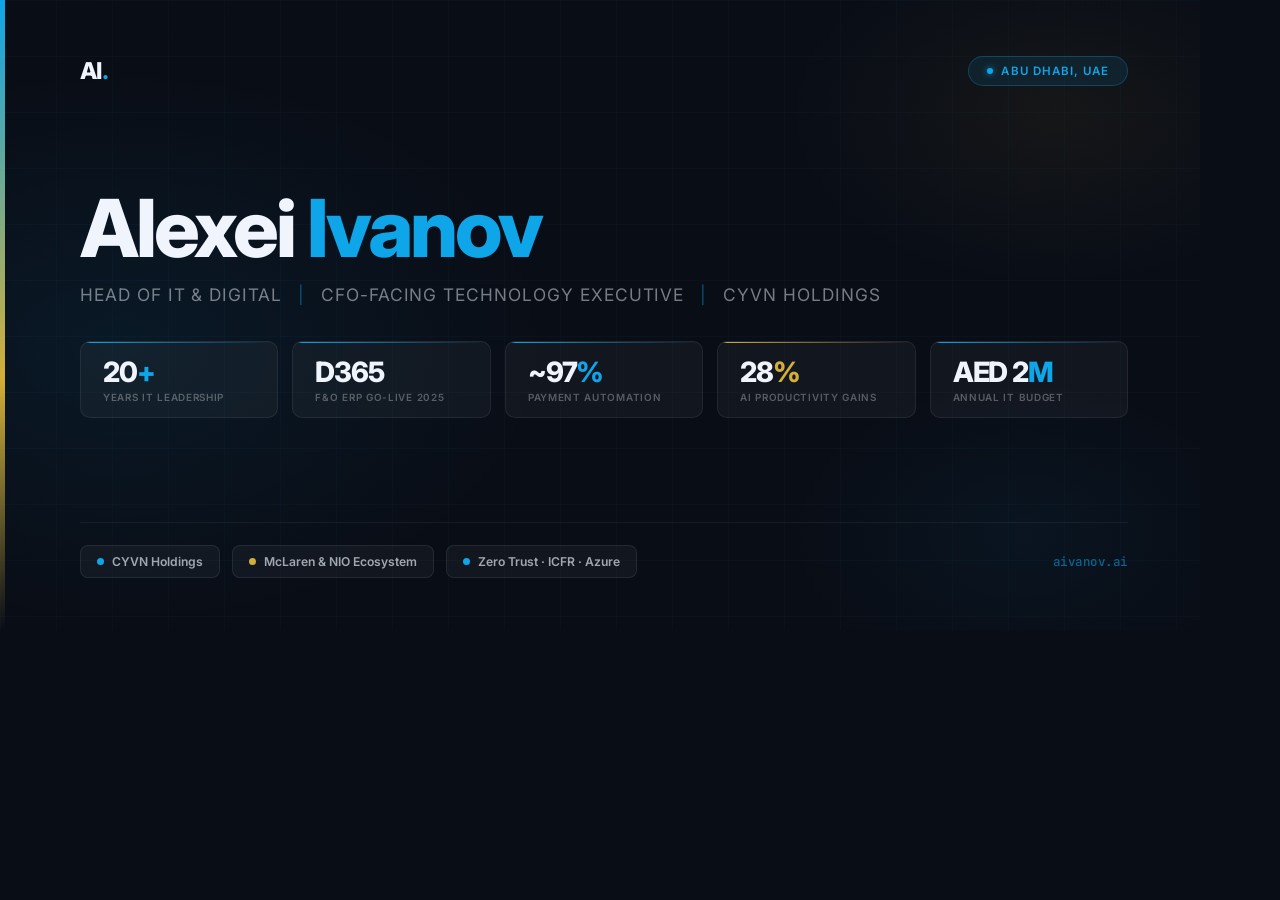
<file: og-card.html>
<!DOCTYPE html>
<html>
<head>
<!-- Google tag (gtag.js) -->
<script async src="https://www.googletagmanager.com/gtag/js?id=G-F5RWMWG06Z"></script>
<script>
  window.dataLayer = window.dataLayer || [];
  function gtag(){dataLayer.push(arguments);}
  gtag('js', new Date());
  gtag('config', 'G-F5RWMWG06Z');
</script>

<meta charset="UTF-8">
<style>
  @import url('https://fonts.googleapis.com/css2?family=Inter:wght@300;400;600;700;800&family=JetBrains+Mono:wght@500&display=swap');

  * { margin: 0; padding: 0; box-sizing: border-box; }

  body {
    width: 1200px;
    height: 630px;
    background: #090d16;
    font-family: 'Inter', system-ui, sans-serif;
    color: #f0f4fc;
    overflow: hidden;
    position: relative;
  }

  /* ── BACKGROUND LAYERS ── */
  .bg-radial {
    position: absolute;
    inset: 0;
    background:
      radial-gradient(ellipse 65% 80% at 10% 55%, rgba(14,165,233,0.08) 0%, transparent 55%),
      radial-gradient(ellipse 45% 55% at 88% 18%, rgba(212,175,55,0.06) 0%, transparent 50%),
      radial-gradient(ellipse 35% 45% at 85% 85%, rgba(14,165,233,0.05) 0%, transparent 55%);
  }
  .bg-grid {
    position: absolute;
    inset: 0;
    background-image:
      linear-gradient(rgba(14,165,233,0.035) 1px, transparent 1px),
      linear-gradient(90deg, rgba(14,165,233,0.035) 1px, transparent 1px);
    background-size: 56px 56px;
  }
  /* faint vignette so edges feel deep */
  .bg-vignette {
    position: absolute;
    inset: 0;
    background: radial-gradient(ellipse 110% 110% at 50% 50%, transparent 50%, rgba(9,13,22,0.55) 100%);
  }

  /* ── LEFT ACCENT BAR ── */
  .accent-bar {
    position: absolute;
    left: 0; top: 0; bottom: 0;
    width: 5px;
    background: linear-gradient(180deg, #0ea5e9 0%, #d4af37 60%, transparent 100%);
  }

  /* ── CONTENT WRAPPER ── */
  .content {
    position: relative;
    z-index: 2;
    padding: 56px 72px 52px 80px;
    height: 100%;
    display: flex;
    flex-direction: column;
    justify-content: space-between;
  }

  /* ── TOP ROW ── */
  .top {
    display: flex;
    justify-content: space-between;
    align-items: center;
  }
  .logo {
    font-size: 1.45rem;
    font-weight: 800;
    letter-spacing: -0.03em;
    color: #f0f4fc;
  }
  .logo-dot { color: #0ea5e9; }
  .location-badge {
    display: flex;
    align-items: center;
    gap: 8px;
    background: rgba(14,165,233,0.10);
    border: 1px solid rgba(14,165,233,0.28);
    color: #0ea5e9;
    font-size: 0.72rem;
    font-weight: 600;
    letter-spacing: 0.09em;
    text-transform: uppercase;
    padding: 7px 18px;
    border-radius: 100px;
  }
  .location-dot {
    width: 6px;
    height: 6px;
    border-radius: 50%;
    background: #0ea5e9;
    box-shadow: 0 0 6px rgba(14,165,233,0.8);
  }

  /* ── MAIN IDENTITY ── */
  .identity { padding: 8px 0; }
  .name {
    font-size: 5rem;
    font-weight: 800;
    letter-spacing: -0.04em;
    line-height: 0.95;
    margin-bottom: 18px;
  }
  .name-accent { color: #0ea5e9; }
  .title-line {
    font-size: 1.08rem;
    color: rgba(240,244,252,0.48);
    letter-spacing: 0.055em;
    text-transform: uppercase;
    font-weight: 400;
  }
  .title-sep { color: rgba(14,165,233,0.45); margin: 0 10px; }

  /* ── STATS ROW ── */
  .stats {
    display: flex;
    gap: 14px;
    margin-top: 36px;
  }
  .stat {
    background: rgba(255,255,255,0.04);
    border: 1px solid rgba(255,255,255,0.07);
    border-radius: 10px;
    padding: 16px 22px 14px;
    min-width: 0;
    flex: 1;
    position: relative;
    overflow: hidden;
  }
  .stat::before {
    content: '';
    position: absolute;
    top: 0; left: 0; right: 0;
    height: 1.5px;
    background: linear-gradient(90deg, #0ea5e9, transparent);
  }
  .stat--gold::before {
    background: linear-gradient(90deg, #d4af37, transparent);
  }
  .stat__num {
    font-size: 1.75rem;
    font-weight: 800;
    color: #f0f4fc;
    letter-spacing: -0.04em;
    line-height: 1;
    margin-bottom: 5px;
  }
  .stat__num .suf { color: #0ea5e9; }
  .stat__num .suf-gold { color: #d4af37; }
  .stat__label {
    font-size: 0.62rem;
    color: rgba(255,255,255,0.3);
    font-weight: 600;
    letter-spacing: 0.07em;
    text-transform: uppercase;
    line-height: 1.3;
  }

  /* ── BOTTOM ROW ── */
  .bottom {
    display: flex;
    justify-content: space-between;
    align-items: center;
    padding-top: 22px;
    border-top: 1px solid rgba(255,255,255,0.06);
  }
  .company-row {
    display: flex;
    align-items: center;
    gap: 0;
  }
  .company-chip {
    display: flex;
    align-items: center;
    gap: 8px;
    background: rgba(255,255,255,0.04);
    border: 1px solid rgba(255,255,255,0.08);
    border-radius: 8px;
    padding: 8px 16px;
    margin-right: 12px;
  }
  .chip-icon {
    width: 7px;
    height: 7px;
    border-radius: 50%;
    background: #d4af37;
    flex-shrink: 0;
  }
  .chip-icon--blue { background: #0ea5e9; }
  .company-chip span {
    font-size: 0.76rem;
    font-weight: 600;
    color: rgba(240,244,252,0.65);
    white-space: nowrap;
  }
  .url {
    font-family: 'JetBrains Mono', monospace;
    font-size: 0.78rem;
    font-weight: 500;
    color: rgba(14,165,233,0.55);
    letter-spacing: 0.04em;
  }
</style>
</head>
<body>
  <div class="bg-radial"></div>
  <div class="bg-grid"></div>
  <div class="bg-vignette"></div>
  <div class="accent-bar"></div>

  <div class="content">
    <!-- TOP -->
    <div class="top">
      <div class="logo">AI<span class="logo-dot">.</span></div>
      <div class="location-badge">
        <div class="location-dot"></div>
        Abu Dhabi, UAE
      </div>
    </div>

    <!-- IDENTITY -->
    <div class="identity">
      <div class="name">Alexei <span class="name-accent">Ivanov</span></div>
      <div class="title-line">
        Head of IT &amp; Digital
        <span class="title-sep">|</span>
        CFO-Facing Technology Executive
        <span class="title-sep">|</span>
        CYVN Holdings
      </div>
      <!-- STATS -->
      <div class="stats">
        <div class="stat">
          <div class="stat__num">20<span class="suf">+</span></div>
          <div class="stat__label">Years IT Leadership</div>
        </div>
        <div class="stat">
          <div class="stat__num">D365</div>
          <div class="stat__label">F&amp;O ERP Go-Live 2025</div>
        </div>
        <div class="stat">
          <div class="stat__num">~97<span class="suf">%</span></div>
          <div class="stat__label">Payment Automation</div>
        </div>
        <div class="stat stat--gold">
          <div class="stat__num">28<span class="suf-gold">%</span></div>
          <div class="stat__label">AI Productivity Gains</div>
        </div>
        <div class="stat">
          <div class="stat__num">AED 2<span class="suf">M</span></div>
          <div class="stat__label">Annual IT Budget</div>
        </div>
      </div>
    </div>

    <!-- BOTTOM -->
    <div class="bottom">
      <div class="company-row">
        <div class="company-chip">
          <div class="chip-icon chip-icon--blue"></div>
          <span>CYVN Holdings</span>
        </div>
        <div class="company-chip">
          <div class="chip-icon"></div>
          <span>McLaren &amp; NIO Ecosystem</span>
        </div>
        <div class="company-chip">
          <div class="chip-icon chip-icon--blue"></div>
          <span>Zero Trust · ICFR · Azure</span>
        </div>
      </div>
      <div class="url">aivanov.ai</div>
    </div>
  </div>
</body>
</html>
</file>
<file: styles.css>
/* ═══════════════════════════════════════════════════════════════
   ALEXEI IVANOV — Personal Website
   Design: Dark executive, electric-blue accent, gold highlights
   ═══════════════════════════════════════════════════════════════ */

/* ── TOKENS ─────────────────────────────────────────────────── */
:root {
  --bg-base:        #090d16;
  --bg-surface:     #0f1624;
  --bg-raised:      #141d30;
  --bg-card:        #111827;
  --border:         rgba(255, 255, 255, 0.07);
  --border-accent:  rgba(14, 165, 233, 0.3);

  --text-primary:   #f0f4fc;
  --text-secondary: #8a9ab8;
  --text-muted:     #6b7a96;

  --accent-blue:    #0ea5e9;
  --accent-blue-lo: rgba(14, 165, 233, 0.12);
  --accent-blue-md: rgba(14, 165, 233, 0.25);
  --accent-gold:    #d4af37;
  --accent-gold-lo: rgba(212, 175, 55, 0.12);

  --nav-h:          68px;
  --radius-sm:      6px;
  --radius-md:      12px;
  --radius-lg:      18px;

  --font-sans:      'Inter', system-ui, sans-serif;
  --transition:     0.3s cubic-bezier(0.25, 0.46, 0.45, 0.94);
}

/* ── RESET ───────────────────────────────────────────────────── */
*, *::before, *::after { box-sizing: border-box; margin: 0; padding: 0; }
html { scroll-behavior: smooth; font-size: 16px; }
body {
  font-family: var(--font-sans);
  background: var(--bg-base);
  color: var(--text-primary);
  line-height: 1.65;
  overflow-x: hidden;
  -webkit-font-smoothing: antialiased;
}
a { color: inherit; text-decoration: none; }
img, svg { display: block; }
ul { list-style: none; }
button { cursor: pointer; border: none; background: none; font-family: inherit; }

/* ── UTILITIES ───────────────────────────────────────────────── */
.accent        { color: var(--accent-blue); }
.accent--gold  { color: var(--accent-gold); }
.container     { max-width: 1120px; margin: 0 auto; padding: 0 24px; }
.br-desktop    { display: none; }
@media (min-width: 768px) { .br-desktop { display: block; } }

/* ── SKIP LINK ───────────────────────────────────────────────── */
.skip-link {
  position: fixed;
  top: -100%;
  left: 50%;
  transform: translateX(-50%);
  z-index: 200;
  background: var(--accent-blue);
  color: #fff;
  padding: 10px 24px;
  border-radius: var(--radius-sm);
  font-size: 0.875rem;
  font-weight: 600;
  transition: top 0.2s ease;
}
.skip-link:focus {
  top: 12px;
  outline: 2px solid var(--accent-gold);
  outline-offset: 2px;
}

/* ── SCROLL REVEAL ───────────────────────────────────────────── */
.reveal {
  opacity: 0;
  transform: translateY(28px);
  transition: opacity 0.65s ease, transform 0.65s ease;
}
.reveal.visible {
  opacity: 1;
  transform: translateY(0);
}

/* ── NAVIGATION ──────────────────────────────────────────────── */
.nav {
  position: fixed;
  top: 0; left: 0; right: 0;
  z-index: 100;
  background: transparent;
  transition: background var(--transition), box-shadow var(--transition);
}
.nav.scrolled {
  background: rgba(9, 13, 22, 0.92);
  backdrop-filter: blur(16px);
  -webkit-backdrop-filter: blur(16px);
  box-shadow: 0 1px 0 var(--border);
}
.nav__inner {
  display: flex;
  align-items: center;
  justify-content: space-between;
  height: var(--nav-h);
  max-width: 1120px;
  margin: 0 auto;
  padding: 0 24px;
}
.nav__logo {
  font-size: 1.2rem;
  font-weight: 700;
  letter-spacing: 0.02em;
  color: var(--text-primary);
  transition: opacity var(--transition);
}
.nav__logo:hover { opacity: 0.7; }
.nav__links {
  display: none;
  gap: 36px;
}
@media (min-width: 768px) { .nav__links { display: flex; } }
.nav__links a {
  font-size: 0.875rem;
  font-weight: 500;
  color: var(--text-secondary);
  letter-spacing: 0.02em;
  transition: color var(--transition);
}
.nav__links a:hover { color: var(--text-primary); }
.nav__cta {
  background: var(--accent-blue-lo);
  border: 1px solid var(--border-accent);
  color: var(--accent-blue) !important;
  padding: 6px 18px;
  border-radius: var(--radius-sm);
  transition: background var(--transition), color var(--transition) !important;
}
.nav__cta:hover {
  background: var(--accent-blue) !important;
  color: var(--bg-base) !important;
}
/* Arabic translation notice */
.ar-notice {
  display: none;
  text-align: center;
  font-size: 0.7rem;
  color: rgba(212, 175, 55, 0.7);
  background: rgba(212, 175, 55, 0.05);
  border-top: 1px solid rgba(212, 175, 55, 0.12);
  padding: 5px 20px;
  letter-spacing: 0.01em;
  line-height: 1.5;
}
[data-lang="ar"] .ar-notice { display: block; }

.nav__hamburger {
  display: flex;
  flex-direction: column;
  gap: 5px;
  padding: 8px;
}
@media (min-width: 768px) { .nav__hamburger { display: none; } }
.nav__hamburger span {
  display: block;
  width: 22px;
  height: 2px;
  background: var(--text-secondary);
  border-radius: 2px;
  transition: var(--transition);
}
.nav__hamburger.open span:nth-child(1) { transform: translateY(7px) rotate(45deg); }
.nav__hamburger.open span:nth-child(2) { opacity: 0; }
.nav__hamburger.open span:nth-child(3) { transform: translateY(-7px) rotate(-45deg); }

.nav__mobile {
  display: none;
  flex-direction: column;
  background: rgba(9, 13, 22, 0.97);
  backdrop-filter: blur(16px);
  -webkit-backdrop-filter: blur(16px);
  border-top: 1px solid var(--border);
  padding: 16px 24px 24px;
  gap: 4px;
}
.nav__mobile.open { display: flex; }
.mobile-link {
  display: block;
  padding: 12px 0;
  font-size: 1rem;
  font-weight: 500;
  color: var(--text-secondary);
  border-bottom: 1px solid var(--border);
  transition: color var(--transition);
}
.mobile-link:last-child { border-bottom: none; }
.mobile-link:hover { color: var(--text-primary); }

/* ── BUTTONS ─────────────────────────────────────────────────── */
.btn {
  display: inline-flex;
  align-items: center;
  gap: 8px;
  padding: 13px 28px;
  border-radius: var(--radius-sm);
  font-size: 0.9rem;
  font-weight: 600;
  letter-spacing: 0.02em;
  transition: all var(--transition);
  white-space: nowrap;
}
.btn--primary {
  background: var(--accent-blue);
  color: #fff;
  box-shadow: 0 0 32px rgba(14, 165, 233, 0.25);
}
.btn--primary:hover {
  background: #38bdf8;
  box-shadow: 0 0 48px rgba(14, 165, 233, 0.4);
  transform: translateY(-2px);
}
.btn--secondary {
  background: transparent;
  color: var(--text-primary);
  border: 1px solid var(--border);
}
.btn--secondary:hover {
  border-color: var(--border-accent);
  color: var(--accent-blue);
  transform: translateY(-2px);
}

/* ── HERO ────────────────────────────────────────────────────── */
.hero {
  position: relative;
  min-height: 100vh;
  display: flex;
  align-items: center;
  justify-content: center;
  overflow: hidden;
  padding: var(--nav-h) 24px 80px;
}
.hero__bg {
  position: absolute;
  inset: 0;
  background: radial-gradient(ellipse 80% 60% at 50% 40%, rgba(14, 165, 233, 0.06) 0%, transparent 70%),
              radial-gradient(ellipse 50% 40% at 80% 20%, rgba(212, 175, 55, 0.04) 0%, transparent 60%);
}
.hero__geo {
  position: absolute;
  top: 50%;
  left: 50%;
  transform: translate(-50%, -50%);
  width: min(900px, 120vw);
  height: auto;
  opacity: 0.9;
  pointer-events: none;
}
.hero__content {
  position: relative;
  z-index: 1;
  display: flex;
  flex-direction: column;
  align-items: flex-start;
  gap: 28px;
  max-width: 1080px;
  width: 100%;
  padding: 0 40px;
  text-align: left;
}
.hero__main {
  display: flex;
  align-items: center;
  gap: 72px;
  width: 100%;
}
.hero__text {
  flex: 1;
  min-width: 0;
}
.hero__badge {
  display: inline-block;
  background: var(--accent-blue-lo);
  border: 1px solid var(--border-accent);
  color: var(--accent-blue);
  font-size: 0.78rem;
  font-weight: 500;
  letter-spacing: 0.06em;
  text-transform: uppercase;
  padding: 6px 18px;
  border-radius: 100px;
  margin-bottom: 0;
}
.hero__name {
  font-size: clamp(2.4rem, 5.5vw, 4.4rem);
  font-weight: 800;
  letter-spacing: -0.03em;
  line-height: 1.05;
  margin-bottom: 16px;
  color: var(--text-primary);
}
.hero__title {
  font-size: clamp(0.78rem, 1.6vw, 0.98rem);
  font-weight: 400;
  color: var(--text-secondary);
  letter-spacing: 0.04em;
  text-transform: uppercase;
  margin-bottom: 24px;
}
.hero__value {
  font-size: clamp(1rem, 1.8vw, 1.2rem);
  font-weight: 300;
  color: var(--text-secondary);
  max-width: none;
  margin: 0 0 44px;
  line-height: 1.7;
}
.hero__actions {
  display: flex;
  gap: 16px;
  justify-content: center;
  flex-wrap: wrap;
}
.hero__scroll-indicator {
  position: absolute;
  bottom: 36px;
  left: 50%;
  transform: translateX(-50%);
  display: flex;
  flex-direction: column;
  align-items: center;
}
.hero__scroll-indicator span {
  display: block;
  width: 1px;
  height: 56px;
  background: linear-gradient(to bottom, var(--accent-blue), transparent);
  animation: scrollPulse 2s ease infinite;
}
@keyframes scrollPulse {
  0%, 100% { opacity: 0.3; transform: scaleY(1); }
  50% { opacity: 1; transform: scaleY(0.7); }
}

/* ── SECTIONS ────────────────────────────────────────────────── */
.section {
  padding: 100px 0;
  position: relative;
}
.section:nth-child(odd) { background: var(--bg-base); }
.section:nth-child(even) { background: var(--bg-surface); }

.section__header {
  margin-bottom: 60px;
}
.section__label {
  display: inline-block;
  font-size: 0.72rem;
  font-weight: 600;
  letter-spacing: 0.14em;
  text-transform: uppercase;
  color: var(--accent-blue);
  margin-bottom: 10px;
}
.section__title {
  font-size: clamp(1.8rem, 4vw, 2.8rem);
  font-weight: 700;
  letter-spacing: -0.02em;
  color: var(--text-primary);
}

/* ── ABOUT ───────────────────────────────────────────────────── */
/* ── HERO PHOTO ───────────────────────────────────────────────── */
.hero__photo {
  position: relative;
  width: 240px;
  height: 240px;
  flex-shrink: 0;
  cursor: zoom-in;
  transition: transform 0.4s cubic-bezier(0.25, 0.46, 0.45, 0.94);
  z-index: 2;
}
/* scale handled by JS tilt — CSS fallback for touch only */
@media (hover: none) {
  .hero__photo:hover { transform: scale(1.08); }
}
.hero__photo:hover::before {
  animation-duration: 2s;
}
.hero__photo::before {
  content: '';
  position: absolute;
  inset: -3px;
  border-radius: 50%;
  background: conic-gradient(from 0deg, var(--accent-blue), var(--accent-gold), var(--accent-blue));
  animation: photo-ring 6s linear infinite;
  z-index: 0;
}
.hero__photo img {
  position: absolute;
  inset: 0;
  width: 100%;
  height: 100%;
  border-radius: 50%;
  object-fit: cover;
  object-position: center 12%;
  z-index: 1;
}
/* Scanlines overlay */
.hero__photo::after {
  content: '';
  position: absolute;
  inset: 0;
  border-radius: 50%;
  background: repeating-linear-gradient(
    0deg,
    transparent,
    transparent 3px,
    rgba(0, 0, 0, 0.1) 3px,
    rgba(0, 0, 0, 0.1) 4px
  );
  z-index: 3;
  pointer-events: none;
  opacity: 0;
  transition: opacity 0.4s ease;
}
.hero__photo:hover::after {
  opacity: 0;
}
.photo-glare {
  position: absolute;
  inset: 0;
  border-radius: 50%;
  z-index: 4;
  pointer-events: none;
  opacity: 0;
  transition: opacity 0.3s ease;
}
.hero__photo:hover img {
  animation: cyber-glitch 3.5s infinite;
}
@keyframes cyber-glitch {
  0%, 74%, 100% { filter: none; }
  75% { filter: brightness(1.5) contrast(1.8) saturate(0); }
  76% { filter: brightness(1.2) saturate(4) hue-rotate(60deg) contrast(1.3); }
  77% { filter: brightness(1.4) saturate(0) contrast(2.2) invert(0.06); }
  78% { filter: brightness(1.1) saturate(5) hue-rotate(-80deg) contrast(1.2); }
  79% { filter: brightness(1.3) saturate(3) hue-rotate(180deg); }
  80% { filter: none; }
}

/* ── PHOTO LIGHTBOX ───────────────────────────────────────────── */
.photo-modal {
  display: none;
  position: fixed;
  inset: 0;
  z-index: 9999;
  align-items: center;
  justify-content: center;
  background: rgba(0, 0, 0, 0.82);
  backdrop-filter: blur(10px);
  -webkit-backdrop-filter: blur(10px);
  cursor: zoom-out;
}
.photo-modal.active {
  display: flex;
  animation: modal-fade-in 0.3s ease;
}
.photo-modal__img {
  width: min(500px, 85vw);
  height: min(500px, 85vw);
  border-radius: 50%;
  object-fit: cover;
  object-position: center 12%;
  border: 3px solid rgba(14, 165, 233, 0.5);
  box-shadow: 0 0 80px rgba(14, 165, 233, 0.25), 0 24px 64px rgba(0, 0, 0, 0.6);
  animation: modal-img-in 0.4s cubic-bezier(0.25, 0.46, 0.45, 0.94);
}
@keyframes modal-fade-in {
  from { opacity: 0; }
  to   { opacity: 1; }
}
@keyframes modal-img-in {
  from { transform: scale(0.75); opacity: 0; }
  to   { transform: scale(1);    opacity: 1; }
}
/* ── LOGOS STRIP ──────────────────────────────────────────────── */
.logos-strip {
  padding: 32px 24px;
  border-bottom: 1px solid var(--border);
  text-align: center;
}
.logos-strip__label {
  font-size: 0.66rem;
  font-weight: 500;
  letter-spacing: 0.14em;
  text-transform: uppercase;
  color: var(--text-muted);
  margin-bottom: 22px;
}
.logos-strip__row {
  display: flex;
  align-items: center;
  justify-content: center;
  flex-wrap: wrap;
  gap: 10px 36px;
}
.logos-strip__logo {
  color: rgba(240, 244, 252, 0.28);
  font-weight: 600;
  font-size: 1rem;
  letter-spacing: 0.08em;
  text-transform: uppercase;
  transition: color 0.3s ease, opacity 0.3s ease;
  cursor: default;
  user-select: none;
}
.logos-strip__logo:hover { color: rgba(240, 244, 252, 0.9); }

/* Per-brand wordmark styling */
.logos-strip__logo--cyvn    { font-weight: 700; letter-spacing: 0.1em; }
.logos-strip__logo--cyvn:hover    { color: #ffffff; }
.logos-strip__logo--mclaren { font-weight: 800; letter-spacing: 0.03em; text-transform: none; }
.logos-strip__logo--mclaren:hover { color: #ff8000; }
.logos-strip__logo--nio     { font-weight: 300; letter-spacing: 0.2em; }
.logos-strip__logo--nio:hover { color: var(--accent-blue); }
.logos-strip__logo--mapyr   { font-weight: 700; letter-spacing: 0.12em; }
.logos-strip__logo--mapyr:hover   { color: #ffffff; }
.logos-strip__logo--polarcus { font-weight: 400; letter-spacing: 0.06em; }
.logos-strip__logo--polarcus:hover { color: #7ab648; }
.logos-strip__logo--lukoil  { font-weight: 700; letter-spacing: 0.05em; }
.logos-strip__logo--lukoil:hover  { color: #e53935; }

@keyframes photo-ring {
  from { transform: rotate(0deg); }
  to   { transform: rotate(360deg); }
}

/* ── METRICS BAND ─────────────────────────────────────────────── */
.metrics-band {
  padding: 52px 24px;
  border-top: 1px solid var(--border);
  border-bottom: 1px solid var(--border);
  background: rgba(14, 165, 233, 0.02);
}
.metrics-band__grid {
  display: grid;
  grid-template-columns: repeat(2, 1fr);
  gap: 40px 24px;
  max-width: 800px;
  margin: 0 auto;
  text-align: center;
}
@media (min-width: 600px) {
  .metrics-band__grid { grid-template-columns: repeat(4, 1fr); gap: 40px; }
}
.metrics-band__number {
  display: block;
  font-size: clamp(2.2rem, 4.5vw, 3.4rem);
  font-weight: 800;
  color: var(--accent-blue);
  letter-spacing: -0.03em;
  line-height: 1;
  margin-bottom: 10px;
}
.metrics-band__label {
  display: block;
  font-size: 0.72rem;
  font-weight: 500;
  color: var(--text-muted);
  letter-spacing: 0.07em;
  text-transform: uppercase;
  line-height: 1.4;
}

.about__grid {
  display: grid;
  grid-template-columns: 1fr;
  gap: 60px;
  align-items: start;
}
@media (min-width: 900px) {
  .about__grid { grid-template-columns: 1fr 340px; gap: 80px; }
}
/* prevent grid children from overflowing their tracks */
.about__bio,
.about__stats { min-width: 0; }
.about__bio p {
  font-size: 1.05rem;
  color: var(--text-secondary);
  line-height: 1.8;
  margin-bottom: 20px;
}
.about__bio p:last-child { margin-bottom: 0; }
.about__bio strong { color: var(--text-primary); font-weight: 600; }
.about__stats {
  display: grid;
  grid-template-columns: 1fr 1fr;
  gap: 16px;
}
.stat-card {
  background: var(--bg-raised);
  border: 1px solid var(--border);
  border-radius: var(--radius-md);
  padding: 24px 20px;
  display: flex;
  flex-direction: column;
  gap: 6px;
  transition: border-color var(--transition);
}
.stat-card:hover { border-color: var(--border-accent); }
.stat-card__number {
  font-size: 2rem;
  font-weight: 800;
  letter-spacing: -0.03em;
  color: var(--text-primary);
  line-height: 1;
}
.stat-card__label {
  font-size: 0.78rem;
  color: var(--text-muted);
  font-weight: 500;
  letter-spacing: 0.02em;
  line-height: 1.4;
}

/* ── INDUSTRY SECTORS ───────────────────────────────────────── */
.about__sectors {
  grid-column: 1 / -1;
  margin-top: 12px;
}
.about__sectors-title {
  font-size: 0.72rem;
  font-weight: 600;
  letter-spacing: 0.14em;
  text-transform: uppercase;
  color: var(--text-muted);
  margin-bottom: 16px;
}
.sector-tiles {
  display: flex;
  flex-wrap: wrap;
  gap: 10px;
}
.sector-tile {
  display: flex;
  align-items: center;
  gap: 10px;
  background: var(--bg-raised);
  border: 1px solid var(--border);
  border-radius: var(--radius-sm);
  padding: 10px 16px;
  transition: border-color var(--transition), background var(--transition), transform var(--transition);
}
.sector-tile:hover {
  border-color: var(--border-accent);
  background: var(--accent-blue-lo);
  transform: translateY(-2px);
}
.sector-tile svg {
  width: 18px;
  height: 18px;
  flex-shrink: 0;
  stroke: var(--accent-blue);
  opacity: 0.7;
}
.sector-tile:hover svg {
  opacity: 1;
}
.sector-tile__label {
  font-size: 0.78rem;
  font-weight: 500;
  color: var(--text-secondary);
  line-height: 1.3;
}
.sector-tile__sub {
  font-size: 0.72rem;
  color: var(--text-muted);
  font-weight: 400;
}
@media (max-width: 639px) {
  .sector-tiles { gap: 8px; }
  .sector-tile { padding: 8px 12px; }
}

/* ── MY APPROACH ─────────────────────────────────────────────── */
.approach__grid {
  display: grid;
  grid-template-columns: 1fr;
  gap: 60px;
  align-items: start;
}
@media (min-width: 960px) {
  .approach__grid { grid-template-columns: 1fr 340px; gap: 80px; }
}
.approach__manifesto p {
  font-size: 1.05rem;
  color: var(--text-secondary);
  line-height: 1.8;
  margin-bottom: 20px;
}
.approach__manifesto p:last-child { margin-bottom: 0; }
.approach__manifesto strong {
  color: var(--text-primary);
  font-weight: 600;
}

/* ── APPROACH VOICE CARDS (sidebar quotes) ───────────────────── */
.approach__voices {
  display: flex;
  flex-direction: column;
  gap: 12px;
}
.approach__voices-label {
  font-size: 0.72rem;
  font-weight: 600;
  letter-spacing: 0.14em;
  text-transform: uppercase;
  color: var(--text-muted);
  margin-bottom: 4px;
}
.voice-card {
  position: relative;
  background: var(--bg-raised);
  border: 1px solid var(--border);
  border-left: 2px solid var(--accent-blue);
  border-radius: var(--radius-md);
  padding: 16px 18px 14px;
  overflow: hidden;
  transition: border-color var(--transition), transform var(--transition), box-shadow var(--transition);
}
.voice-card:hover {
  border-color: var(--border-accent);
  border-left-color: var(--accent-blue);
  transform: translateX(4px);
  box-shadow: 0 8px 32px rgba(14, 165, 233, 0.08);
}
.voice-card--gold {
  border-left-color: var(--accent-gold);
}
.voice-card--gold:hover {
  border-left-color: var(--accent-gold);
  box-shadow: 0 8px 32px rgba(212, 175, 55, 0.07);
}
/* Subtle ambient glow behind the card */
.voice-card::before {
  content: '';
  position: absolute;
  top: 0; right: 0;
  width: 60%;
  height: 100%;
  background: radial-gradient(ellipse at right, rgba(14, 165, 233, 0.04) 0%, transparent 70%);
  pointer-events: none;
}
.voice-card--gold::before {
  background: radial-gradient(ellipse at right, rgba(212, 175, 55, 0.04) 0%, transparent 70%);
}
/* Shimmer sweep */
.voice-card::after {
  content: '';
  position: absolute;
  top: 0; left: -70%;
  width: 55%; height: 100%;
  background: linear-gradient(105deg, transparent 0%, rgba(255,255,255,.04) 50%, transparent 100%);
  pointer-events: none;
  transition: left .55s ease;
}
.voice-card:hover::after { left: 130%; }
.voice-card__ornament {
  display: block;
  font-family: Georgia, 'Times New Roman', serif;
  font-size: 2.4rem;
  line-height: 0.7;
  color: rgba(14, 165, 233, 0.18);
  margin-bottom: 4px;
  user-select: none;
  transition: color var(--transition);
}
.voice-card:hover .voice-card__ornament {
  color: rgba(14, 165, 233, 0.3);
}
.voice-card--gold .voice-card__ornament {
  color: rgba(212, 175, 55, 0.18);
}
.voice-card--gold:hover .voice-card__ornament {
  color: rgba(212, 175, 55, 0.3);
}
.voice-card__text {
  font-size: 0.83rem;
  font-style: italic;
  color: var(--text-secondary);
  line-height: 1.6;
  margin-bottom: 12px;
  border: none;
  padding: 0;
}
.voice-card__author {
  display: flex;
  align-items: center;
  gap: 10px;
  padding-top: 14px;
  border-top: 1px solid var(--border);
}
.voice-card__avatar {
  width: 34px;
  height: 34px;
  border-radius: 50%;
  background: var(--accent-blue-lo);
  border: 1px solid var(--border-accent);
  display: flex;
  align-items: center;
  justify-content: center;
  font-size: 0.58rem;
  font-weight: 700;
  color: var(--accent-blue);
  letter-spacing: 0.06em;
  flex-shrink: 0;
  font-family: 'JetBrains Mono', monospace;
  transition: box-shadow var(--transition);
}
.voice-card:hover .voice-card__avatar {
  box-shadow: 0 0 12px rgba(14, 165, 233, 0.3);
}
.voice-card__avatar--gold {
  background: var(--accent-gold-lo);
  border-color: rgba(212, 175, 55, 0.25);
  color: var(--accent-gold);
}
.voice-card--gold:hover .voice-card__avatar--gold {
  box-shadow: 0 0 12px rgba(212, 175, 55, 0.25);
}
img.voice-card__avatar {
  object-fit: cover;
  object-position: center 30%;
  background: none;
  font-size: 0;
}
img.voice-card__avatar--bernd { object-position: center 25%; }
.voice-card__info {
  display: flex;
  flex-direction: column;
  gap: 2px;
  min-width: 0;
}
.voice-card__name {
  font-size: 0.82rem;
  font-weight: 700;
  color: var(--text-primary);
  letter-spacing: -0.01em;
  display: inline-flex;
  align-items: center;
  gap: 6px;
  text-decoration: none;
  transition: color var(--transition);
}
a.voice-card__name:hover { color: var(--accent-blue); }
.voice-card--gold a.voice-card__name:hover { color: var(--accent-gold); }
.voice-card__li-icon {
  width: 11px;
  height: 11px;
  opacity: 0;
  color: var(--accent-blue);
  transition: opacity var(--transition);
  flex-shrink: 0;
}
.voice-card--gold .voice-card__li-icon { color: var(--accent-gold); }
a.voice-card__name:hover .voice-card__li-icon,
a.voice-card__name:focus-visible .voice-card__li-icon { opacity: 0.85; }
.voice-card__role {
  font-size: 0.72rem;
  color: var(--text-muted);
  font-weight: 500;
}
@media (max-width: 639px) {
  .voice-card { padding: 20px 18px; }
  .voice-card__ornament { font-size: 2.8rem; }
}

/* ── CURRENT FOCUS ──────────────────────────────────────────── */
.focus__intro {
  font-size: 1.05rem;
  color: var(--text-muted);
  margin-bottom: 40px;
  font-style: italic;
}
.focus__grid {
  display: grid;
  grid-template-columns: 1fr;
  gap: 20px;
}
@media (min-width: 768px) {
  .focus__grid {
    grid-template-columns: 1fr 1fr 1fr;
    gap: 24px;
  }
}
.focus__card {
  position: relative;
  background: var(--bg-card);
  border: 1px solid var(--border);
  border-radius: var(--radius-lg);
  overflow: hidden;
  transition: border-color var(--transition), transform var(--transition), box-shadow var(--transition);
}
.focus__card:hover {
  border-color: var(--border-accent);
  transform: translateY(-4px);
  box-shadow: 0 16px 48px rgba(14, 165, 233, 0.08);
}
.focus__card--featured {
  border-color: rgba(14, 165, 233, 0.2);
}
.focus__card--featured::before {
  content: '';
  position: absolute;
  top: 0; left: 0; right: 0;
  height: 2px;
  background: linear-gradient(90deg, var(--accent-blue), var(--accent-gold), var(--accent-blue));
  background-size: 200% 100%;
  animation: focusGradient 4s linear infinite;
}
@keyframes focusGradient {
  0% { background-position: 0% 50%; }
  100% { background-position: 200% 50%; }
}
.focus__card-glow {
  position: absolute;
  top: -40%;
  left: -20%;
  width: 140%;
  height: 100%;
  background: radial-gradient(ellipse at center, rgba(14, 165, 233, 0.06) 0%, transparent 70%);
  pointer-events: none;
}
.focus__card-inner {
  position: relative;
  padding: 32px 28px;
  z-index: 1;
}
.focus__icon {
  width: 44px;
  height: 44px;
  display: flex;
  align-items: center;
  justify-content: center;
  background: var(--accent-blue-lo);
  border: 1px solid var(--border-accent);
  border-radius: var(--radius-sm);
  margin-bottom: 20px;
}
.focus__icon svg {
  width: 20px;
  height: 20px;
  stroke: var(--accent-blue);
}
.focus__icon--gold {
  background: var(--accent-gold-lo);
  border-color: rgba(212, 175, 55, 0.25);
}
.focus__icon--gold svg {
  stroke: var(--accent-gold);
}
.focus__title {
  font-size: 1.05rem;
  font-weight: 700;
  color: var(--text-primary);
  margin-bottom: 12px;
  letter-spacing: -0.01em;
  line-height: 1.35;
}
.focus__desc {
  font-size: 0.88rem;
  color: var(--text-secondary);
  line-height: 1.7;
  margin-bottom: 20px;
}
.focus__signal {
  display: flex;
  align-items: center;
  gap: 8px;
}
.focus__pulse {
  width: 8px;
  height: 8px;
  border-radius: 50%;
  background: var(--accent-blue);
  box-shadow: 0 0 8px rgba(14, 165, 233, 0.6);
  animation: focusPulse 2s ease-in-out infinite;
}
.focus__pulse--gold {
  background: var(--accent-gold);
  box-shadow: 0 0 8px rgba(212, 175, 55, 0.6);
}
@keyframes focusPulse {
  0%, 100% { opacity: 1; transform: scale(1); }
  50% { opacity: 0.5; transform: scale(0.8); }
}
.focus__status {
  font-size: 0.72rem;
  font-weight: 600;
  letter-spacing: 0.08em;
  text-transform: uppercase;
  color: var(--text-muted);
}

/* ── ACHIEVEMENT IMPACT ─────────────────────────────────────── */
.achievement-card__impact {
  font-size: 0.8rem;
  color: var(--accent-blue);
  line-height: 1.6;
  margin-top: 12px;
  padding-top: 12px;
  border-top: 1px solid var(--border);
  opacity: 0.85;
}
.achievement-card__impact-label {
  font-weight: 700;
  letter-spacing: 0.02em;
  color: var(--accent-gold);
}

/* ── EXPERIENCE / TIMELINE ───────────────────────────────────── */
.timeline {
  position: relative;
  display: flex;
  flex-direction: column;
  gap: 0;
}
.timeline__item {
  display: grid;
  grid-template-columns: 40px 1fr;
  gap: 0 24px;
  padding-bottom: 48px;
}
.timeline__item:last-child { padding-bottom: 0; }
.timeline__marker {
  display: flex;
  flex-direction: column;
  align-items: center;
  padding-top: 4px;
}
.timeline__dot {
  width: 12px;
  height: 12px;
  border-radius: 50%;
  background: var(--accent-blue);
  box-shadow: 0 0 16px rgba(14, 165, 233, 0.5);
  flex-shrink: 0;
  position: relative;
  z-index: 1;
}
.timeline__line {
  flex: 1;
  width: 1px;
  background: linear-gradient(to bottom, rgba(14, 165, 233, 0.4), transparent);
  margin-top: 8px;
}
.timeline__item:last-child .timeline__line { display: none; }
.timeline__card {
  background: var(--bg-card);
  border: 1px solid var(--border);
  border-radius: var(--radius-md);
  padding: 28px 28px 24px;
  transition: border-color var(--transition), transform var(--transition);
}
.timeline__card:hover {
  border-color: var(--border-accent);
  transform: translateX(4px);
}
.timeline__meta {
  display: flex;
  align-items: center;
  gap: 12px;
  margin-bottom: 12px;
}
.timeline__period {
  font-size: 0.8rem;
  font-weight: 500;
  color: var(--accent-blue);
  letter-spacing: 0.04em;
}
.timeline__badge {
  font-size: 0.68rem;
  font-weight: 600;
  letter-spacing: 0.06em;
  text-transform: uppercase;
  padding: 3px 10px;
  border-radius: 100px;
}
.timeline__badge--current {
  background: rgba(14, 165, 233, 0.15);
  color: var(--accent-blue);
  border: 1px solid rgba(14, 165, 233, 0.3);
}
.timeline__badge--concurrent {
  background: rgba(212, 175, 55, 0.12);
  color: var(--accent-gold);
  border: 1px solid rgba(212, 175, 55, 0.25);
}
.timeline__role {
  font-size: 1.15rem;
  font-weight: 700;
  color: var(--text-primary);
  margin-bottom: 4px;
  letter-spacing: -0.01em;
}
.timeline__company {
  font-size: 0.85rem;
  color: var(--text-muted);
  font-weight: 500;
  margin-bottom: 14px;
}
.timeline__desc {
  font-size: 0.95rem;
  color: var(--text-secondary);
  line-height: 1.75;
  margin-bottom: 16px;
}
.timeline__tags {
  display: flex;
  flex-wrap: wrap;
  gap: 8px;
}
.timeline__tags span {
  font-size: 0.72rem;
  font-weight: 500;
  letter-spacing: 0.04em;
  color: var(--text-muted);
  background: var(--bg-raised);
  border: 1px solid var(--border);
  padding: 4px 12px;
  border-radius: 100px;
}

/* ── COMPETENCIES ────────────────────────────────────────────── */
.competency-groups {
  display: grid;
  grid-template-columns: 1fr;
  gap: 48px;
}
@media (min-width: 900px) {
  .competency-groups { grid-template-columns: 1fr 1fr; gap: 40px; }
}
.competency-group {
  background: var(--bg-card);
  border: 1px solid var(--border);
  border-radius: var(--radius-lg);
  padding: 32px;
  transition: border-color var(--transition);
}
.competency-group:hover { border-color: var(--border-accent); }
.competency-group__header {
  display: flex;
  align-items: center;
  gap: 14px;
  margin-bottom: 24px;
  padding-bottom: 20px;
  border-bottom: 1px solid var(--border);
}
.competency-group__icon {
  width: 40px;
  height: 40px;
  display: flex;
  align-items: center;
  justify-content: center;
  background: var(--accent-blue-lo);
  border: 1px solid var(--border-accent);
  border-radius: var(--radius-sm);
  flex-shrink: 0;
}
.competency-group__icon svg {
  width: 20px;
  height: 20px;
  stroke: var(--accent-blue);
}
.competency-group__icon--gold {
  background: var(--accent-gold-lo);
  border-color: rgba(212, 175, 55, 0.25);
}
.competency-group__icon--gold svg { stroke: var(--accent-gold); }
.competency-group__title {
  font-size: 1rem;
  font-weight: 700;
  color: var(--text-primary);
  letter-spacing: -0.01em;
}
.competency-cards {
  display: grid;
  grid-template-columns: 1fr 1fr;
  gap: 10px;
}
.competency-card {
  display: flex;
  align-items: center;
  gap: 10px;
  background: var(--bg-raised);
  border: 1px solid var(--border);
  border-radius: var(--radius-sm);
  padding: 11px 14px;
  transition: border-color var(--transition), background var(--transition);
}
.competency-card:hover {
  border-color: var(--border-accent);
  background: var(--accent-blue-lo);
}
.competency-card svg {
  width: 16px;
  height: 16px;
  flex-shrink: 0;
  stroke: var(--accent-blue);
  opacity: 0.8;
}
.competency-card span {
  font-size: 0.8rem;
  font-weight: 500;
  color: var(--text-secondary);
  line-height: 1.3;
}

/* ── ACHIEVEMENTS ────────────────────────────────────────────── */
.achievement-grid {
  display: grid;
  grid-template-columns: 1fr;
  gap: 24px;
}
@media (min-width: 640px) { .achievement-grid { grid-template-columns: 1fr 1fr; } }
@media (min-width: 1024px) {
  .achievement-grid { grid-template-columns: repeat(4, 1fr); gap: 20px; }
}
.achievement-card {
  background: var(--bg-card);
  border: 1px solid var(--border);
  border-radius: var(--radius-lg);
  padding: 32px 26px;
  display: flex;
  flex-direction: column;
  gap: 20px;
  transition: border-color var(--transition), transform var(--transition), box-shadow var(--transition);
  position: relative;
  overflow: hidden;
}
.achievement-card::before {
  content: '';
  position: absolute;
  top: 0; left: 0; right: 0;
  height: 2px;
  background: linear-gradient(90deg, var(--accent-blue), transparent);
  opacity: 0;
  transition: opacity var(--transition);
}
.achievement-card:hover {
  border-color: var(--border-accent);
  transform: translateY(-4px);
  box-shadow: 0 16px 48px rgba(14, 165, 233, 0.08);
}
.achievement-card:hover::before { opacity: 1; }
.achievement-card:nth-child(even)::before {
  background: linear-gradient(90deg, var(--accent-gold), transparent);
}
.achievement-card:nth-child(even):hover {
  box-shadow: 0 16px 48px rgba(212, 175, 55, 0.06);
}
.achievement-card__icon {
  width: 44px;
  height: 44px;
  display: flex;
  align-items: center;
  justify-content: center;
  background: var(--accent-blue-lo);
  border: 1px solid var(--border-accent);
  border-radius: var(--radius-sm);
}
.achievement-card__icon svg {
  width: 20px;
  height: 20px;
  stroke: var(--accent-blue);
}
.achievement-card__icon--gold {
  background: var(--accent-gold-lo);
  border-color: rgba(212, 175, 55, 0.25);
}
.achievement-card__icon--gold svg { stroke: var(--accent-gold); }
.achievement-card__metric {
  font-size: 1.1rem;
  font-weight: 800;
  color: var(--text-primary);
  letter-spacing: -0.02em;
  line-height: 1.2;
}
.achievement-card__title {
  font-size: 0.95rem;
  font-weight: 700;
  color: var(--text-primary);
  margin-top: 2px;
  margin-bottom: 8px;
  line-height: 1.35;
}
.achievement-card__desc {
  font-size: 0.85rem;
  color: var(--text-secondary);
  line-height: 1.7;
  flex: 1;
}

/* ── CONTACT ─────────────────────────────────────────────────── */
.contact { background: var(--bg-base); }
.contact__intro {
  font-size: 1.1rem;
  color: var(--text-secondary);
  max-width: 560px;
  line-height: 1.7;
  margin-bottom: 48px;
}
.contact__cards {
  display: flex;
  flex-wrap: wrap;
  gap: 16px;
}
.contact-card {
  display: flex;
  align-items: center;
  gap: 16px;
  background: var(--bg-card);
  border: 1px solid var(--border);
  border-radius: var(--radius-md);
  padding: 20px 24px;
  min-width: 260px;
  flex: 1;
  transition: border-color var(--transition), transform var(--transition);
}
a.contact-card:hover {
  border-color: var(--border-accent);
  transform: translateY(-3px);
}
.contact-card--static { cursor: default; }
.contact-card__icon {
  width: 44px;
  height: 44px;
  display: flex;
  align-items: center;
  justify-content: center;
  background: var(--bg-raised);
  border: 1px solid var(--border);
  border-radius: var(--radius-sm);
  flex-shrink: 0;
}
.contact-card__icon svg {
  width: 20px;
  height: 20px;
  stroke: var(--text-muted);
}
.contact-card__icon--blue { background: var(--accent-blue-lo); border-color: var(--border-accent); }
.contact-card__icon--blue svg { fill: var(--accent-blue); stroke: none; }
.contact-card__body {
  display: flex;
  flex-direction: column;
  gap: 3px;
}
.contact-card__label {
  font-size: 0.72rem;
  font-weight: 600;
  letter-spacing: 0.08em;
  text-transform: uppercase;
  color: var(--text-muted);
}
.contact-card__value {
  font-size: 0.92rem;
  font-weight: 500;
  color: var(--text-primary);
}

/* ── FOOTER ──────────────────────────────────────────────────── */
.footer {
  background: var(--bg-surface);
  border-top: 1px solid var(--border);
  padding: 32px 0 28px;
}
.footer__inner {
  display: flex;
  flex-direction: column;
  align-items: center;
  gap: 14px;
}
.footer__logo {
  font-size: 1.6rem;
  font-weight: 700;
  letter-spacing: 0.02em;
  color: var(--text-primary);
  transition: opacity var(--transition);
}
.footer__logo:hover { opacity: 0.7; }
.footer__divider {
  width: 48px;
  height: 1px;
  background: linear-gradient(90deg, var(--accent-blue), var(--accent-gold));
  opacity: 0.5;
}
.footer__copy {
  font-size: 0.75rem;
  color: var(--text-muted);
  letter-spacing: 0.03em;
}

/* ── SELECTION & SCROLLBAR ───────────────────────────────────── */
::selection { background: rgba(14, 165, 233, 0.25); color: var(--text-primary); }
::-webkit-scrollbar { width: 6px; }
::-webkit-scrollbar-track { background: var(--bg-base); }
::-webkit-scrollbar-thumb { background: var(--bg-raised); border-radius: 3px; }
::-webkit-scrollbar-thumb:hover { background: var(--text-muted); }

/* ── FOCUS ───────────────────────────────────────────────────── */
:focus-visible {
  outline: 2px solid var(--accent-blue);
  outline-offset: 3px;
  border-radius: 2px;
}

/* ── RESPONSIVE ADJUSTMENTS ──────────────────────────────────── */
@media (max-width: 639px) {
  .section { padding: 72px 0; }
  .section__header { margin-bottom: 40px; }
  .timeline__item { grid-template-columns: 28px 1fr; gap: 0 16px; }
  .timeline__card { padding: 20px; }
  .competency-group { padding: 24px; }
  .competency-cards { grid-template-columns: 1fr; }
  .achievement-card { padding: 24px; }
  .contact__cards { flex-direction: column; }
  .contact-card { min-width: unset; }
  .about__stats { grid-template-columns: 1fr 1fr; }
  .hero__actions { flex-direction: column; align-items: center; }
  .btn { width: 100%; justify-content: center; max-width: 280px; }
}

@media (max-width: 767px) {
  .hero__content { align-items: center; text-align: center; padding: 0 20px; }
  .hero__main { flex-direction: column; gap: 32px; }
  .hero__photo { order: -1; width: 160px; height: 160px; }
  .hero__value { margin: 0 auto 44px; }
  .hero__actions { justify-content: center; }
  .hero__ticker-wrap { justify-content: center; }
}

@media (min-width: 640px) and (max-width: 899px) {
  .competency-cards { grid-template-columns: 1fr 1fr; }
}

/* ── REDUCED MOTION ──────────────────────────────────────────── */
@media (prefers-reduced-motion: reduce) {
  .reveal {
    opacity: 1;
    transform: none;
    transition: none;
  }
  .hero__scroll-indicator span { animation: none; }
  *, *::before, *::after { transition: none !important; }
}
/* ═══════════════════════════════════════════════════════════════
   STYLES-V2.CSS  —  Dynamic effect layer (loaded AFTER styles.css)
   Adds: neural canvas · glitch · shimmer · scan · pulse · ticker
         metric bars · ripple · section scan · parallax tweaks
   ═══════════════════════════════════════════════════════════════ */

/* ── NEURAL CANVAS ─────────────────────────────────────────────── */
.hero__canvas {
  position: absolute;
  inset: 0;
  z-index: 1;
  pointer-events: none;
  will-change: transform;
  transition: transform .08s linear;
}

/* remove old SVG geo — canvas replaces it */
.hero__geo { display: none; }

/* slightly tighten the hero radial overlay so canvas shows more */
.hero__bg::after {
  content: '';
  position: absolute;
  inset: 0;
  background: radial-gradient(
    ellipse 75% 65% at 50% 50%,
    transparent 30%,
    rgba(9, 13, 22, .72) 100%
  );
  pointer-events: none;
  z-index: 2;
}

/* ── HERO CONTENT sits above canvas ────────────────────────────── */
.hero__content {
  z-index: 3;
}

/* ── GLITCH ANIMATION on hero name ─────────────────────────────── */
@keyframes glitch {
  0%, 85%, 100% {
    text-shadow: none;
    transform: none;
    filter: none;
  }
  86% {
    text-shadow:
      -5px  0 0 rgba(255, 0, 80, .85),
       5px  0 0 rgba(0, 210, 255, .85);
    transform: translate(-3px, 0);
    filter: brightness(1.25);
  }
  87% {
    text-shadow:
       5px  0 0 rgba(255, 0, 80, .7),
      -3px  0 0 rgba(0, 210, 255, .7);
    transform: translate(3px, 0);
  }
  88% {
    text-shadow: none;
    transform: translate(0, -1px);
  }
  89% {
    text-shadow:
      -2px  0 0 rgba(255, 0, 80, .45),
       2px  0 0 rgba(0, 210, 255, .45);
    transform: translate(1px, 0);
  }
  90% {
    text-shadow: none;
    transform: none;
  }
}

.hero__name {
  animation: glitch 11s ease-in-out infinite;
}

/* ── HERO TICKER ────────────────────────────────────────────────── */
.hero__ticker-wrap {
  display: flex;
  align-items: center;
  gap: .6rem;
  margin-top: 1.5rem;
  font-family: 'JetBrains Mono', 'Fira Code', 'Consolas', monospace;
  font-size: .72rem;
  letter-spacing: .06em;
}

.hero__ticker-label {
  color: var(--accent-blue);
  opacity: .6;
  flex-shrink: 0;
}

#heroTicker {
  color: rgba(255, 255, 255, .4);
  transition: opacity .35s ease, transform .35s ease;
  white-space: nowrap;
  overflow: hidden;
  text-overflow: ellipsis;
  max-width: 55ch;
}

/* ── SCAN LINE on hero — very subtle ambient pass ──────────────── */
@keyframes scanLine {
  0%   { top: 0%;   opacity: 0; }
  8%   { opacity: 1; }
  92%  { opacity: 1; }
  100% { top: 100%; opacity: 0; }
}

.hero::after {
  content: '';
  position: absolute;
  left: 0; right: 0;
  top: 0;
  height: 1px;
  background: linear-gradient(
    90deg,
    transparent 0%,
    rgba(14, 165, 233, .06) 25%,
    rgba(14, 165, 233, .13) 50%,
    rgba(14, 165, 233, .06) 75%,
    transparent 100%
  );
  z-index: 4;
  pointer-events: none;
  animation: scanLine 18s linear infinite;
}

/* ── PULSING TIMELINE DOTS ─────────────────────────────────────── */
@keyframes rippleRing {
  0%   { transform: translate(-50%, -50%) scale(1); opacity: .6; }
  100% { transform: translate(-50%, -50%) scale(3.2); opacity: 0; }
}

.timeline__dot {
  position: relative;
  overflow: visible;
}
.timeline__dot::before {
  content: '';
  position: absolute;
  top: 50%; left: 50%;
  width: 100%;
  height: 100%;
  border-radius: 50%;
  background: var(--accent-blue);
  pointer-events: none;
  animation: rippleRing 2.4s ease-out infinite;
}
.timeline__dot::after {
  content: '';
  position: absolute;
  top: 50%; left: 50%;
  width: 100%;
  height: 100%;
  border-radius: 50%;
  background: var(--accent-blue);
  pointer-events: none;
  animation: rippleRing 2.4s ease-out infinite .8s;
}

/* ── SHIMMER on cards (hover sweep) ────────────────────────────── */
.achievement-card,
.competency-group,
.stat-card,
.contact-card,
.focus__card {
  overflow: hidden;
}

.achievement-card::after,
.competency-group::after,
.stat-card::after,
.focus__card::after {
  content: '';
  position: absolute;
  top: 0;
  left: -70%;
  width: 55%;
  height: 100%;
  background: linear-gradient(
    105deg,
    transparent 0%,
    rgba(255, 255, 255, .04) 50%,
    transparent 100%
  );
  pointer-events: none;
  transition: left .65s ease;
}

.achievement-card:hover::after { left: 130%; }
.competency-group:hover::after  { left: 130%; }
.stat-card:hover::after         { left: 130%; }
.focus__card:hover::after       { left: 130%; }

/* ── METRIC BARS in achievement cards ─────────────────────────── */
.metric-bar {
  height: 2px;
  background: rgba(255, 255, 255, .06);
  border-radius: 1px;
  margin-top: .6rem;
  overflow: hidden;
}

.metric-bar__fill {
  height: 100%;
  width: 0%;
  border-radius: 1px;
  background: linear-gradient(
    90deg,
    var(--accent-blue) 0%,
    rgba(14, 165, 233, .8) 60%,
    var(--accent-gold) 100%
  );
  transition: width 1.6s cubic-bezier(.25, 1, .5, 1);
}

.achievement-card__icon--gold ~ .achievement-card__body .metric-bar__fill {
  background: linear-gradient(
    90deg,
    var(--accent-gold) 0%,
    rgba(212, 175, 55, .8) 60%,
    var(--accent-blue) 100%
  );
}

/* ── RIPPLE DOT (JS injected on card hover) ─────────────────────── */
@keyframes rippleFade {
  0%   { transform: translate(-50%, -50%) scale(0); opacity: .35; }
  100% { transform: translate(-50%, -50%) scale(5); opacity: 0; }
}

.ripple-dot {
  position: absolute;
  width: 40px;
  height: 40px;
  border-radius: 50%;
  background: rgba(14, 165, 233, .18);
  pointer-events: none;
  animation: rippleFade .65s ease-out forwards;
}

/* ── SECTION HEADER SCAN ──────────────────────────────────────── */
@keyframes scanH {
  0%   { transform: scaleX(0); opacity: 0; }
  15%  { opacity: 1; }
  100% { transform: scaleX(1); opacity: 1; }
}

.section__header {
  position: relative;
}
.section__header::after {
  content: '';
  position: absolute;
  bottom: -.75rem;
  left: 0;
  width: 48px;
  height: 1.5px;
  background: linear-gradient(90deg, var(--accent-blue), var(--accent-gold));
  transform: scaleX(0);
  transform-origin: left;
  transition: none;
}
.section__header.scan-active::after {
  animation: scanH .9s ease-out .15s forwards;
}

/* ── ACTIVE NAV LINK ────────────────────────────────────────────── */
.nav__links a.active {
  color: var(--accent-blue);
  background: rgba(14, 165, 233, .08);
  border-radius: 4px;
}

/* ── ENHANCED TIMELINE CARD hover glow ─────────────────────────── */
.timeline__card {
  transition: border-color .25s ease, box-shadow .25s ease;
}
.timeline__card:hover {
  box-shadow: 0 0 0 1px rgba(14, 165, 233, .15),
              0 8px 32px rgba(14, 165, 233, .06);
}

/* ── ENHANCED ACHIEVEMENT CARD hover ───────────────────────────── */
.achievement-card {
  transition: transform .25s ease, border-color .25s ease, box-shadow .25s ease;
}
.achievement-card:hover {
  transform: translateY(-2px);
  box-shadow: 0 12px 36px rgba(14, 165, 233, .08);
}

/* ── ENHANCED COMPETENCY GROUP hover ──────────────────────────── */
.competency-group {
  transition: transform .25s ease, border-color .25s ease;
}
.competency-group:hover {
  transform: translateY(-1px);
}

/* ── HERO VALUE bold words glow ────────────────────────────────── */
.hero__value strong {
  color: var(--text-primary);
  text-decoration: underline;
  text-decoration-color: rgba(14, 165, 233, .3);
  text-underline-offset: 3px;
}

/* ── STAT CARD subtle glow on hover ────────────────────────────── */
.stat-card {
  position: relative; /* required so ::after shimmer clips to the card */
  transition: border-color .25s ease, box-shadow .25s ease;
}
.stat-card:hover {
  box-shadow: 0 0 0 1px rgba(14, 165, 233, .25),
              0 6px 20px rgba(14, 165, 233, .07);
}

/* ── CONTACT CARDS layout — all 4 in one row ───────────────────── */
.contact__cards {
  display: grid;
  grid-template-columns: repeat(4, 1fr);
  gap: 16px;
}

@media (max-width: 900px) {
  .contact__cards { grid-template-columns: repeat(2, 1fr); }
}

@media (max-width: 540px) {
  .contact__cards { grid-template-columns: 1fr; }
}

/* ── CONTACT CARD hover glow ───────────────────────────────────── */
.contact-card {
  transition: transform .22s ease, border-color .22s ease, box-shadow .22s ease;
}
.contact-card:not(.contact-card--static):hover {
  transform: translateY(-2px);
  box-shadow: 0 8px 24px rgba(14, 165, 233, .07);
}

/* prevent any value text from overflowing its card */
.contact-card__body {
  min-width: 0;
}
.contact-card__value {
  overflow: hidden;
  text-overflow: ellipsis;
  white-space: nowrap;
}

/* ── CONTACT CARD icon colours ─────────────────────────────────── */

/* Email — sky blue */
.contact-card__icon--blue {
  background: rgba(14, 165, 233, .1);
  border-color: rgba(14, 165, 233, .28);
}
.contact-card__icon--blue svg {
  stroke: #0ea5e9;
  fill: none;
}
/* LinkedIn SVG uses fill not stroke — keep it filled */
.contact-card__icon--blue svg[fill="currentColor"] {
  fill: #0ea5e9;
  stroke: none;
}

/* Telegram — teal */
.contact-card__icon--teal {
  background: rgba(20, 184, 166, .1);
  border-color: rgba(20, 184, 166, .28);
}
.contact-card__icon--teal svg {
  fill: #14b8a6;
  stroke: none;
}

/* Location — gold */
.contact-card__icon--gold {
  background: rgba(212, 175, 55, .1);
  border-color: rgba(212, 175, 55, .28);
}
.contact-card__icon--gold svg {
  stroke: #d4af37;
  fill: none;
}

/* ── BUTTONS enhanced glow ─────────────────────────────────────── */
.btn--primary:hover {
  box-shadow: 0 0 28px rgba(14, 165, 233, .4),
              0 6px 20px rgba(14, 165, 233, .25);
}
.btn--secondary:hover {
  box-shadow: 0 0 16px rgba(14, 165, 233, .2);
}

/* ── FOOTER glow line ──────────────────────────────────────────── */
.footer {
  border-top: 1px solid rgba(14, 165, 233, .15);
  position: relative;
}
.footer::before {
  content: '';
  position: absolute;
  top: -1px; left: 0; right: 0;
  height: 1px;
  background: linear-gradient(
    90deg,
    transparent 0%,
    rgba(14, 165, 233, .5) 30%,
    rgba(212, 175, 55, .4) 70%,
    transparent 100%
  );
}

/* ── HERO SCROLL INDICATOR ─────────────────────────────────────── */
.hero__scroll-indicator span {
  background: linear-gradient(
    to bottom,
    var(--accent-blue),
    var(--accent-gold),
    transparent
  );
}

/* ── SCROLL NAV BUTTON ─────────────────────────────────────────── */
.scroll-nav {
  position: fixed;
  bottom: 2rem;
  right: 2rem;
  z-index: 900;
  width: 48px;
  height: 48px;
  border-radius: 50%;
  border: 1px solid rgba(14, 165, 233, .32);
  background: rgba(9, 13, 22, .75);
  backdrop-filter: blur(14px);
  -webkit-backdrop-filter: blur(14px);
  color: #0ea5e9;
  cursor: pointer;
  display: flex;
  align-items: center;
  justify-content: center;
  opacity: 0;
  transform: translateY(10px);
  transition:
    opacity .3s ease,
    transform .3s ease,
    border-color .25s,
    box-shadow .25s;
  pointer-events: none;
}

.scroll-nav.visible {
  opacity: 1;
  transform: translateY(0);
  pointer-events: auto;
}

.scroll-nav:hover {
  border-color: rgba(14, 165, 233, .7);
  box-shadow:
    0 0 20px rgba(14, 165, 233, .25),
    0 0 6px  rgba(14, 165, 233, .15),
    inset 0 0 12px rgba(14, 165, 233, .06);
}

.scroll-nav__icon {
  transition: transform .4s cubic-bezier(.34, 1.56, .64, 1);
}

.scroll-nav.at-top .scroll-nav__icon {
  transform: rotate(180deg);
}

/* ── RESPONSIVE ────────────────────────────────────────────────── */
@media (max-width: 640px) {
  #heroTicker { display: none; }
  .hero__ticker-wrap { display: none; }
  .scroll-nav { bottom: 1.25rem; right: 1.25rem; }
}

/* ═══════════════════════════════════════════════════════════════
   SCROLL PROGRESS TIMELINE + READING TIME CHIP
   ═══════════════════════════════════════════════════════════════ */

/* ── PROGRESS BAR TRACK ─────────────────────────────────────── */
.sp {
  position: fixed;
  top: 0; left: 0; right: 0;
  z-index: 200;
  height: 3px;
  pointer-events: none;
  overflow: visible; /* nodes extend below the 3 px rail */
}

.sp__track {
  position: relative;
  height: 100%;
  background: rgba(255, 255, 255, 0.05);
}

/* ── FILL + GLOW ─────────────────────────────────────────────── */
.sp__fill {
  position: absolute;
  top: 0; left: 0; bottom: 0;
  width: 0%;
  background: linear-gradient(
    90deg,
    var(--accent-blue)  0%,
    #38bdf8             60%,
    var(--accent-gold) 100%
  );
  box-shadow:
    0 0 14px rgba(14, 165, 233, 0.75),
    0 0  4px rgba(14, 165, 233, 1);
  transition: width 0.08s linear;
  will-change: width;
}

/* glowing leading-edge dot */
.sp__fill::after {
  content: '';
  position: absolute;
  right: 0; top: 50%;
  width: 9px; height: 9px;
  border-radius: 50%;
  background: #fff;
  transform: translate(50%, -50%);
  box-shadow:
    0 0 0 2.5px rgba(14, 165, 233, 0.5),
    0 0  18px rgba(14, 165, 233, 0.95),
    0 0   6px #fff;
  transition: opacity 0.2s;
}

/* hide the dot when bar is at 0% or 100% */
.sp__fill[style*="width: 0"]::after,
.sp__fill[style*="width: 100"]::after { opacity: 0; }

/* ── SECTION MILESTONE NODES ─────────────────────────────────── */
.sp__node {
  position: absolute;
  top: 50%;
  transform: translate(-50%, -50%);
  width: 7px; height: 7px;
  padding: 0;
  border-radius: 50%;
  background: rgba(255, 255, 255, 0.1);
  border: 1.5px solid rgba(255, 255, 255, 0.2);
  cursor: pointer;
  pointer-events: auto;
  transition:
    background    0.25s ease,
    border-color  0.25s ease,
    width         0.2s  ease,
    height        0.2s  ease,
    box-shadow    0.25s ease;
}

.sp__node:hover {
  background: rgba(255, 255, 255, 0.28);
  border-color: rgba(255, 255, 255, 0.5);
  width: 10px; height: 10px;
}

/* passed section — blue */
.sp__node--passed {
  background: var(--accent-blue);
  border-color: var(--accent-blue);
  box-shadow: 0 0 7px rgba(14, 165, 233, 0.6);
}

/* currently-in-view section — gold pulse */
.sp__node--active {
  background: var(--accent-gold);
  border-color: var(--accent-gold);
  box-shadow: 0 0 14px rgba(212, 175, 55, 0.75);
  width: 10px; height: 10px;
  animation: sp-pulse 2.2s ease-in-out infinite;
}

@keyframes sp-pulse {
  0%, 100% { box-shadow: 0 0  8px rgba(212, 175, 55, 0.55); }
  50%       { box-shadow: 0 0 22px rgba(212, 175, 55, 0.9),
                          0 0 44px rgba(212, 175, 55, 0.22); }
}

/* ── NODE LABEL TOOLTIP ──────────────────────────────────────── */
.sp__label {
  position: absolute;
  top: 11px; /* sits just below the 3px bar */
  left: 50%;
  transform: translateX(-50%);
  font-family: 'JetBrains Mono', monospace;
  font-size: 0.58rem;
  font-weight: 500;
  letter-spacing: 0.07em;
  text-transform: uppercase;
  white-space: nowrap;
  color: var(--text-muted);
  background: rgba(9, 13, 22, 0.88);
  border: 1px solid var(--border);
  padding: 2px 7px;
  border-radius: 4px;
  opacity: 0;
  pointer-events: none;
  transition: opacity 0.18s ease, color 0.18s ease, border-color 0.18s ease;
  backdrop-filter: blur(8px);
  -webkit-backdrop-filter: blur(8px);
}

.sp__node:hover       .sp__label,
.sp__node--active     .sp__label { opacity: 1; }

.sp__node--active .sp__label {
  color: var(--accent-gold);
  border-color: rgba(212, 175, 55, 0.25);
}

/* ── HIDE ON MOBILE ──────────────────────────────────────────── */
@media (max-width: 640px) {
  .sp { display: none; }
}

/* ══════════════════════════════════════════════════════════════
   NAV CONTROLS — LANG SWITCHER + THEME TOGGLE
   ══════════════════════════════════════════════════════════════ */
.nav__controls {
  display: flex;
  align-items: center;
  gap: 8px;
  margin-left: 16px;
}

@media (max-width: 767px) {
  .nav__controls { display: none; }
}

.lang-switcher {
  display: flex;
  align-items: center;
  background: rgba(255,255,255,0.05);
  border: 1px solid rgba(255,255,255,0.08);
  border-radius: 8px;
  padding: 3px;
  gap: 2px;
}

.lang-btn {
  background: transparent;
  border: none;
  color: var(--text-secondary);
  font-family: 'JetBrains Mono', monospace;
  font-size: 0.65rem;
  font-weight: 600;
  letter-spacing: 0.06em;
  padding: 4px 8px;
  border-radius: 5px;
  cursor: pointer;
  transition: background 0.2s, color 0.2s;
  line-height: 1;
}

.lang-btn:hover {
  color: var(--text-primary);
  background: rgba(255,255,255,0.08);
}

.lang-btn.active {
  background: var(--accent-blue);
  color: #fff;
}

.theme-toggle {
  display: flex;
  align-items: center;
  justify-content: center;
  width: 32px;
  height: 32px;
  background: rgba(255,255,255,0.05);
  border: 1px solid rgba(255,255,255,0.08);
  border-radius: 8px;
  cursor: pointer;
  color: var(--text-secondary);
  transition: background 0.2s, color 0.2s, border-color 0.2s;
  flex-shrink: 0;
}

.theme-toggle:hover {
  color: var(--text-primary);
  background: rgba(255,255,255,0.1);
}

/* toggle icon visibility handled in TEXT MODE block below */

.theme-toggle--mobile {
  width: auto;
  height: auto;
  border-radius: 8px;
  padding: 6px 12px;
  gap: 6px;
  flex-direction: row;
}

.mobile-controls {
  display: flex;
  align-items: center;
  gap: 10px;
  padding: 12px 0 4px;
  border-top: 1px solid rgba(255,255,255,0.06);
  margin-top: 8px;
}

.lang-switcher--mobile .lang-btn {
  font-size: 0.7rem;
  padding: 5px 10px;
}

/* ══════════════════════════════════════════════════════════════
   EDUCATION SECTION
   ══════════════════════════════════════════════════════════════ */
.education {
  background: var(--bg-base);
}

.edu__card {
  display: flex;
  align-items: flex-start;
  gap: 24px;
  background: var(--bg-card);
  border: 1px solid var(--border-subtle);
  border-radius: 16px;
  padding: 32px 36px;
  position: relative;
  overflow: hidden;
  transition: border-color 0.3s;
}

.edu__card::before {
  content: '';
  position: absolute;
  inset: 0;
  border-radius: 16px;
  background: linear-gradient(135deg, rgba(14,165,233,0.04) 0%, transparent 60%);
  pointer-events: none;
}

.edu__card:hover {
  border-color: rgba(14,165,233,0.3);
}

.edu__icon {
  flex-shrink: 0;
  width: 52px;
  height: 52px;
  background: linear-gradient(135deg, rgba(14,165,233,0.15), rgba(14,165,233,0.05));
  border: 1px solid rgba(14,165,233,0.2);
  border-radius: 14px;
  display: flex;
  align-items: center;
  justify-content: center;
  margin-top: 4px;
}

.edu__icon svg {
  width: 24px;
  height: 24px;
  stroke: var(--accent-blue);
}

.edu__body {
  flex: 1;
}

.edu__header-row {
  margin-bottom: 12px;
}

.edu__meta {
  display: flex;
  align-items: center;
  gap: 10px;
  margin-bottom: 10px;
  flex-wrap: wrap;
}

.edu__period {
  font-family: 'JetBrains Mono', monospace;
  font-size: 0.72rem;
  color: var(--text-muted);
  letter-spacing: 0.04em;
}

.edu__badge {
  display: inline-block;
  font-family: 'JetBrains Mono', monospace;
  font-size: 0.62rem;
  font-weight: 600;
  letter-spacing: 0.08em;
  text-transform: uppercase;
  color: var(--accent-blue);
  background: rgba(14,165,233,0.12);
  border: 1px solid rgba(14,165,233,0.22);
  border-radius: 6px;
  padding: 3px 9px;
}

.edu__degree {
  font-size: 1.18rem;
  font-weight: 700;
  color: var(--text-primary);
  margin-bottom: 4px;
  line-height: 1.3;
}

.edu__spec {
  font-size: 0.88rem;
  color: var(--accent-blue);
  font-weight: 500;
  margin-bottom: 4px;
}

.edu__institution {
  font-size: 0.83rem;
  color: var(--text-secondary);
  font-style: italic;
}

.edu__desc {
  font-size: 0.88rem;
  color: var(--text-secondary);
  line-height: 1.7;
  margin-top: 12px;
}

@media (max-width: 600px) {
  .edu__card {
    flex-direction: column;
    gap: 16px;
    padding: 24px 20px;
  }
}

/* ══════════════════════════════════════════════════════════════
   TOGGLE BUTTON ICONS
   ══════════════════════════════════════════════════════════════ */
/* default: show text-mode icon, hide back icon */
.theme-toggle__visual { display: block; }
.theme-toggle__back   { display: none; }
.theme-toggle__label  {
  font-family: 'JetBrains Mono', monospace;
  font-size: 0.62rem;
  font-weight: 600;
  letter-spacing: 0.06em;
  display: none;
}
.theme-toggle--mobile .theme-toggle__label { display: inline; }

/* in text mode: swap icons */
html.text-mode .theme-toggle__visual { display: none; }
html.text-mode .theme-toggle__back   { display: block; }
html.text-mode .theme-toggle { color: var(--accent-blue); border-color: rgba(14,165,233,0.3); }

/* ══════════════════════════════════════════════════════════════
   TEXT MODE — content-focused, no visuals
   ══════════════════════════════════════════════════════════════ */

/* Kill animations */
html.text-mode *,
html.text-mode *::before,
html.text-mode *::after {
  animation-duration: 0.001ms !important;
  animation-iteration-count: 1 !important;
  transition-duration: 0.001ms !important;
}

/* Hide decorative elements */
html.text-mode .hero__canvas,
html.text-mode .hero__geo,
html.text-mode .hero__scroll-indicator,
html.text-mode .sp,
html.text-mode .scroll-nav,
html.text-mode .focus__card-glow,
html.text-mode .focus__pulse,
html.text-mode .competency-card svg,
html.text-mode .achievement-card__icon,
html.text-mode .edu__icon,
html.text-mode .hero__ticker-wrap,
html.text-mode .metric-bar,
html.text-mode .voice-card__ornament,
html.text-mode .sector-tile svg { display: none; }

html.text-mode .section::before { display: none !important; }

/* Force all reveal elements visible */
html.text-mode .reveal,
html.text-mode [class*="reveal"] {
  opacity: 1 !important;
  transform: none !important;
  visibility: visible !important;
}

/* ── Hero ──────────────────────────────────────────────────── */
html.text-mode .hero {
  min-height: auto;
  padding: 120px 0 60px;
}
html.text-mode .hero__badge {
  background: transparent;
  border: none;
  padding: 0;
  color: var(--text-muted);
}
html.text-mode .hero__name { font-size: clamp(2rem, 4vw, 3rem); }
html.text-mode .hero__title {
  font-size: 1rem;
  font-weight: 400;
  color: var(--text-secondary);
  white-space: normal;
}
html.text-mode .hero__value { font-size: 0.9rem; color: var(--text-muted); margin: 0 auto 44px; }
html.text-mode .hero__content { align-items: center; text-align: center; padding: 0; }
html.text-mode .hero__main { flex-direction: column; gap: 0; }
html.text-mode .hero__photo { display: none; }
html.text-mode .btn--primary,
html.text-mode .btn--secondary {
  background: transparent;
  border-color: rgba(255,255,255,0.15);
  box-shadow: none;
}
html.text-mode .btn--primary:hover,
html.text-mode .btn--secondary:hover { background: rgba(255,255,255,0.05); transform: none; }

/* ── Nav ───────────────────────────────────────────────────── */
html.text-mode .nav {
  box-shadow: none;
  border-bottom-color: rgba(255,255,255,0.08);
  backdrop-filter: none;
  background: var(--bg-base);
}

/* ── Sections ──────────────────────────────────────────────── */
html.text-mode .section {
  padding: 48px 0;
  border-top: 1px solid rgba(255,255,255,0.07);
}
html.text-mode .section__label { font-size: 0.65rem; opacity: 0.5; }
html.text-mode .section__header { margin-bottom: 24px; }

/* ── Timeline ──────────────────────────────────────────────── */
html.text-mode .timeline__item { grid-template-columns: 1fr; padding-bottom: 32px; }
html.text-mode .timeline__marker { display: none; }
html.text-mode .timeline__card {
  background: transparent; border: none; box-shadow: none; border-radius: 0;
  padding: 0 0 0 20px;
  border-left: 2px solid rgba(255,255,255,0.1);
}
html.text-mode .timeline__card:hover { transform: none; border-color: var(--accent-blue); }
html.text-mode .timeline__meta { flex-wrap: wrap; gap: 8px; }
html.text-mode .timeline__tags span {
  background: transparent; border: none; padding: 0;
  font-size: 0.75rem; color: var(--text-muted);
}
html.text-mode .timeline__tags span::after { content: ' ·'; opacity: 0.35; }
html.text-mode .timeline__tags span:last-child::after { content: ''; }

/* ── Competencies ──────────────────────────────────────────── */
html.text-mode .competency-group {
  background: transparent; border: none; box-shadow: none; padding: 0; margin-bottom: 28px;
}
html.text-mode .competency-group__icon { display: none; }
html.text-mode .competency-cards { display: flex; flex-wrap: wrap; gap: 4px 20px; }
html.text-mode .competency-card {
  background: transparent; border: none; box-shadow: none; padding: 0;
  font-size: 0.83rem; color: var(--text-secondary);
}
html.text-mode .competency-card:hover { transform: none; background: transparent; }

/* ── About stats ────────────────────────────────────────────── */
html.text-mode .stat-card {
  background: transparent; border: none; box-shadow: none;
  display: inline-block; margin: 0 20px 10px 0;
}
html.text-mode .stat-card__number {
  font-size: 1rem; font-weight: 700; color: var(--text-primary); display: inline; margin-right: 5px;
}
html.text-mode .stat-card__label { font-size: 0.8rem; color: var(--text-muted); }

/* ── Sector tiles ───────────────────────────────────────────── */
html.text-mode .sector-tiles { display: flex; flex-wrap: wrap; gap: 0; }
html.text-mode .sector-tile {
  background: transparent; border: none; padding: 0;
  font-size: 0.83rem; color: var(--text-muted);
}
html.text-mode .sector-tile::after { content: ' · '; opacity: 0.4; white-space: pre; }
html.text-mode .sector-tile:last-child::after { content: ''; }

/* ── Focus ──────────────────────────────────────────────────── */
html.text-mode .focus__grid { display: block; }
html.text-mode .focus__card {
  background: transparent; border: none; box-shadow: none;
  padding: 0 0 20px; margin-bottom: 20px;
  border-bottom: 1px solid rgba(255,255,255,0.07);
}
html.text-mode .focus__card:last-child { border-bottom: none; margin-bottom: 0; padding-bottom: 0; }
html.text-mode .focus__card-inner { padding: 0; }
html.text-mode .focus__icon { display: none; }
html.text-mode .focus__status { font-size: 0.72rem; font-family: 'JetBrains Mono', monospace; color: var(--text-muted); opacity: 0.7; }

/* ── Achievements ───────────────────────────────────────────── */
html.text-mode .achievement-grid { display: block; }
html.text-mode .achievement-card {
  background: transparent; border: none; box-shadow: none; border-radius: 0;
  padding: 0 0 24px; margin-bottom: 24px;
  border-bottom: 1px solid rgba(255,255,255,0.07);
  flex-direction: column; gap: 0;
}
html.text-mode .achievement-card:last-child { border-bottom: none; margin-bottom: 0; }
html.text-mode .achievement-card__metric {
  font-size: 0.78rem; font-family: 'JetBrains Mono', monospace;
  color: var(--accent-blue); margin-bottom: 6px;
}

/* ── Voice cards ────────────────────────────────────────────── */
html.text-mode .voice-card {
  background: transparent; border: none; box-shadow: none; padding: 0 0 16px;
  border-bottom: 1px solid rgba(255,255,255,0.07);
}
html.text-mode .voice-card__text { font-style: italic; color: var(--text-secondary); margin-bottom: 8px; }
html.text-mode .voice-card__avatar { display: none; }

/* ── Education ──────────────────────────────────────────────── */
html.text-mode .edu__card {
  background: transparent; border: none; box-shadow: none; border-radius: 0;
  padding: 0 0 0 20px; border-left: 2px solid rgba(255,255,255,0.1);
}

/* ── Contact ────────────────────────────────────────────────── */
html.text-mode .contact-card {
  background: transparent; border: none; box-shadow: none; border-radius: 0;
  padding: 4px 0; gap: 12px;
}
html.text-mode .contact-card__icon { display: none; }
html.text-mode .contact-card__label {
  font-size: 0.7rem; font-family: 'JetBrains Mono', monospace;
  color: var(--text-muted); min-width: 72px;
}
html.text-mode .contact-card__value { color: var(--accent-blue); font-size: 0.9rem; }

/* ── Footer ─────────────────────────────────────────────────── */
html.text-mode .footer { padding: 16px 0; border-top-color: rgba(255,255,255,0.07); }

/* ── RTL text-mode ──────────────────────────────────────────── */
[dir="rtl"] html.text-mode .timeline__card,
html.text-mode [dir="rtl"] .timeline__card {
  padding: 0 20px 0 0;
  border-left: none;
  border-right: 2px solid rgba(255,255,255,0.1);
}
[dir="rtl"] html.text-mode .edu__card,
html.text-mode [dir="rtl"] .edu__card {
  padding: 0 20px 0 0;
  border-left: none;
  border-right: 2px solid rgba(255,255,255,0.1);
}

/* ══════════════════════════════════════════════════════════════
   RTL SUPPORT (Arabic)
   NOTE: flex-direction: row already reverses to right-to-left
   when dir="rtl" is on <html> — do NOT add row-reverse or it
   double-reverses and breaks layout/clickability.
   ══════════════════════════════════════════════════════════════ */
[dir="rtl"] body {
  font-family: 'DM Sans', 'Inter', system-ui, sans-serif;
}

/* ── Hero: RTL auto-reverses flex row on hero__main, fix alignment ── */
[dir="rtl"] .hero__content { align-items: flex-end; text-align: right; }

/* ── Text alignment ─────────────────────────────────────────── */
[dir="rtl"] .section__header,
[dir="rtl"] .about__bio,
[dir="rtl"] .approach__manifesto,
[dir="rtl"] .timeline__card,
[dir="rtl"] .achievement-card__body,
[dir="rtl"] .edu__body,
[dir="rtl"] .voice-card__info,
[dir="rtl"] .contact-card,
[dir="rtl"] .competency-card { text-align: right; }

/* ── Section header accent line → align to the right ────────── */
[dir="rtl"] .section__header::after {
  right: 0;
  left: auto;
}

/* ── Hero flex alignments (in RTL flex-start = visual right) ── */
[dir="rtl"] .hero__actions,
[dir="rtl"] .hero__ticker-wrap,
[dir="rtl"] .timeline__tags,
[dir="rtl"] .focus__signal { justify-content: flex-start; }

/* ── Timeline: CSS Grid does NOT auto-flip for RTL ───────────── */
[dir="rtl"] .timeline__item { grid-template-columns: 1fr 40px; }
[dir="rtl"] .timeline__marker { grid-column: 2; grid-row: 1; }
[dir="rtl"] .timeline__card  { grid-column: 1; grid-row: 1; }
[dir="rtl"] .timeline__card:hover { transform: translateX(-4px); }

/* ── Border side swap for timeline and edu left-border ───────── */
[dir="rtl"] .timeline__card {
  border-left: none;
  border-right: 3px solid rgba(14, 165, 233, 0.25);
  padding-left: 0;
  padding-right: 20px;
}

[dir="rtl"] .edu__card {
  border-left: none;
  border-right: 2px solid rgba(14, 165, 233, 0.2);
  padding-left: 0;
  padding-right: 36px;
}
</file>
